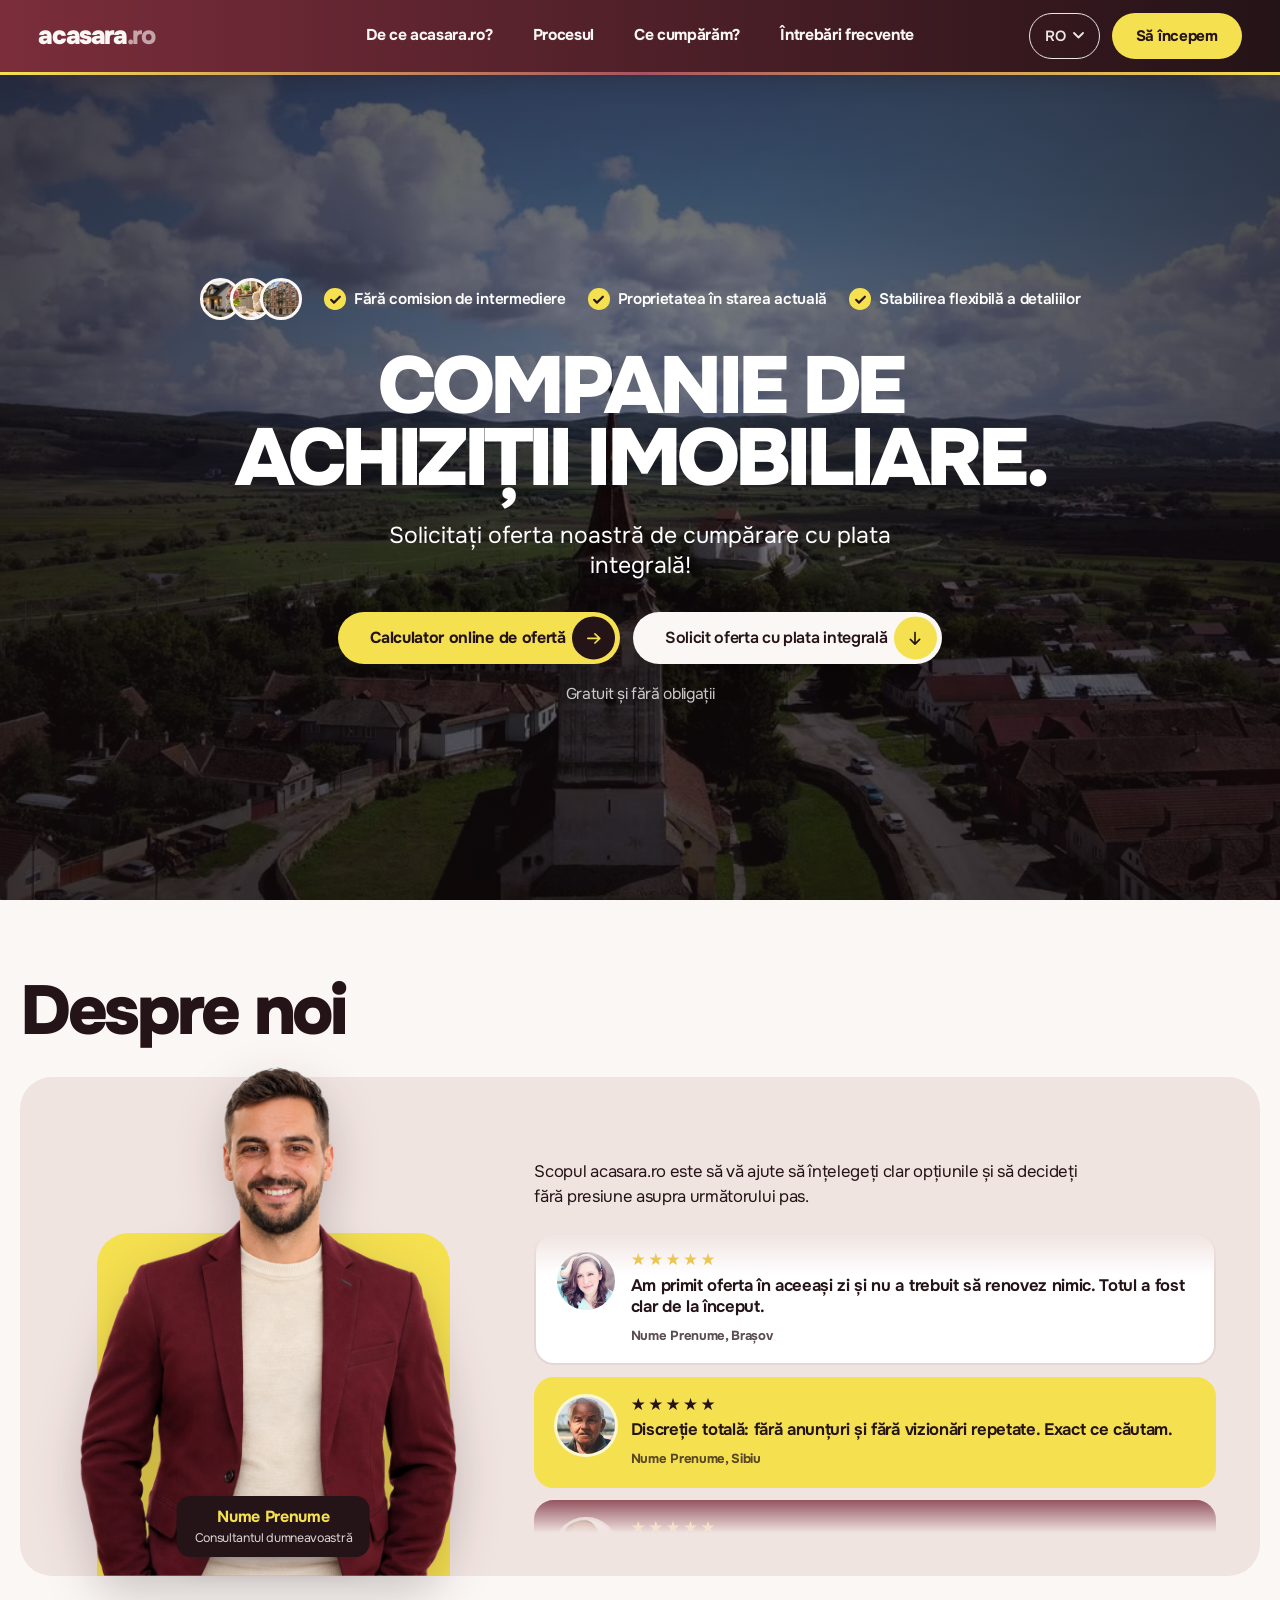
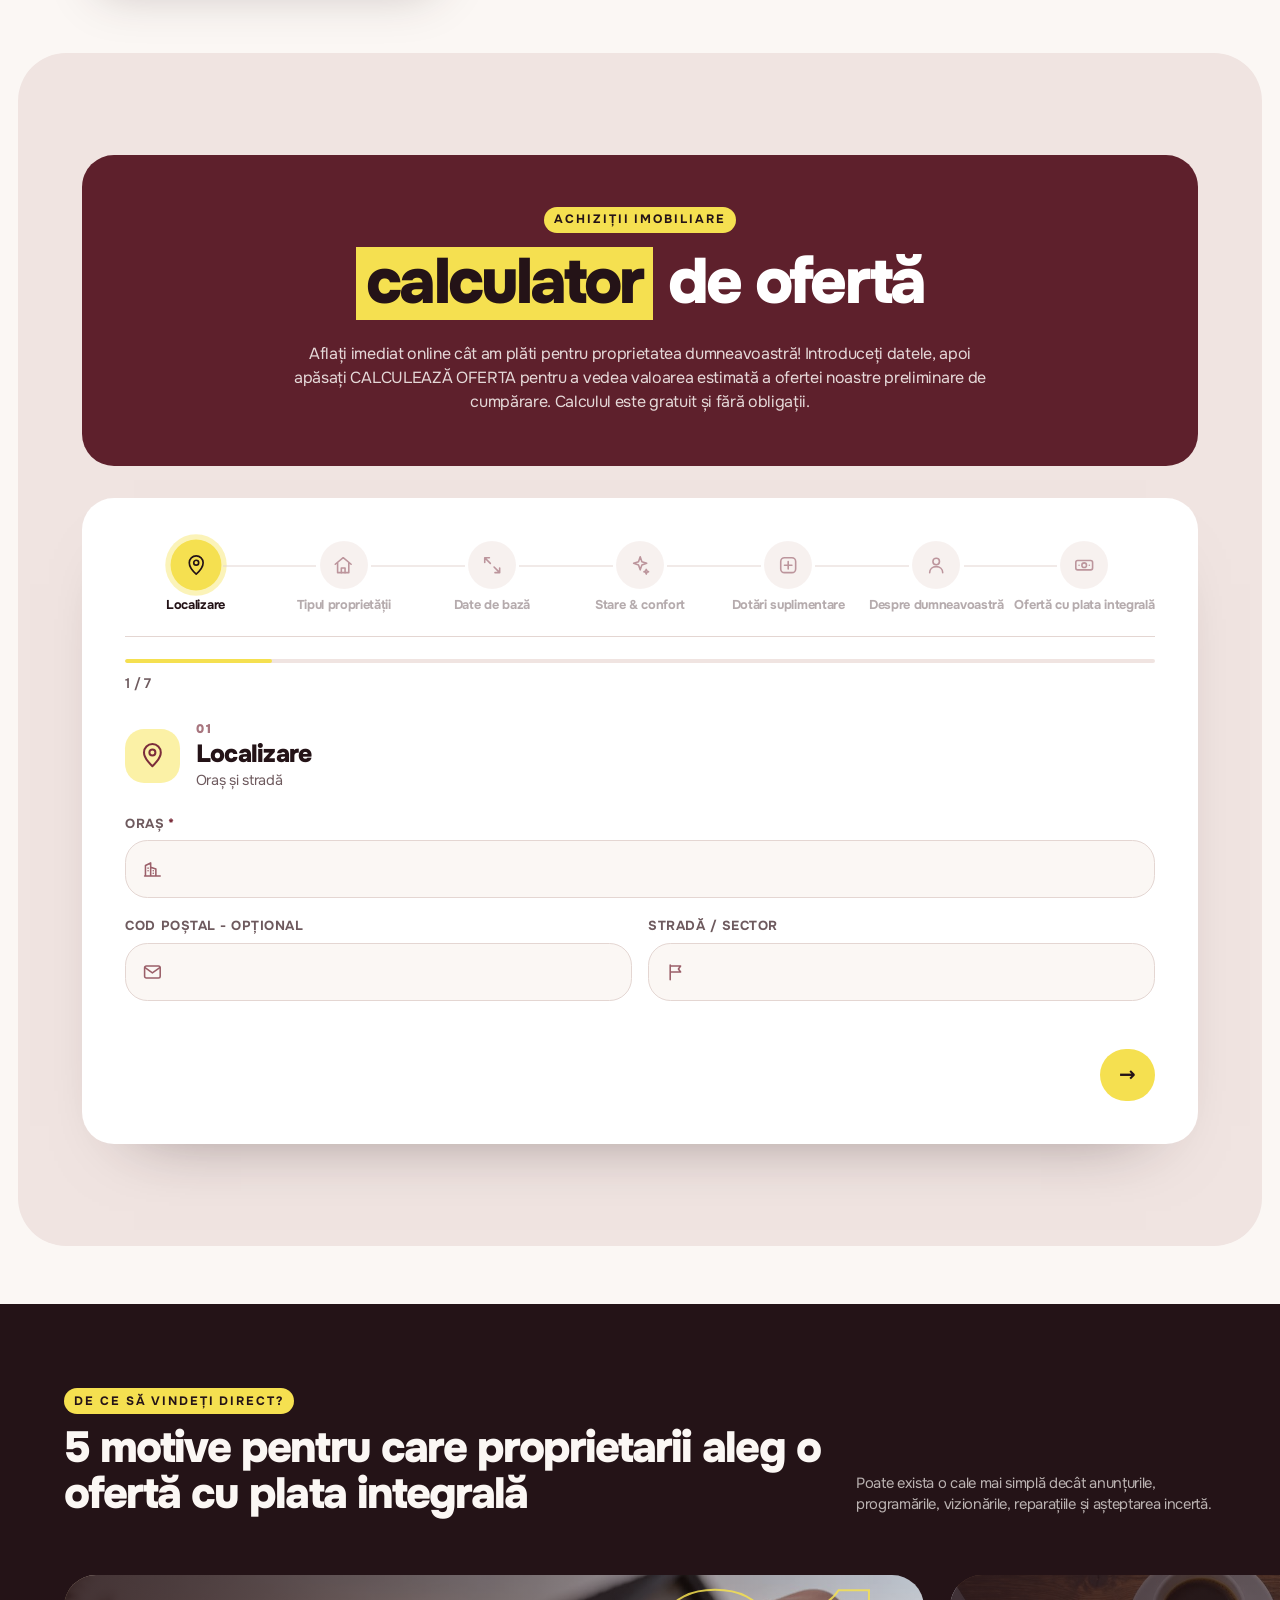
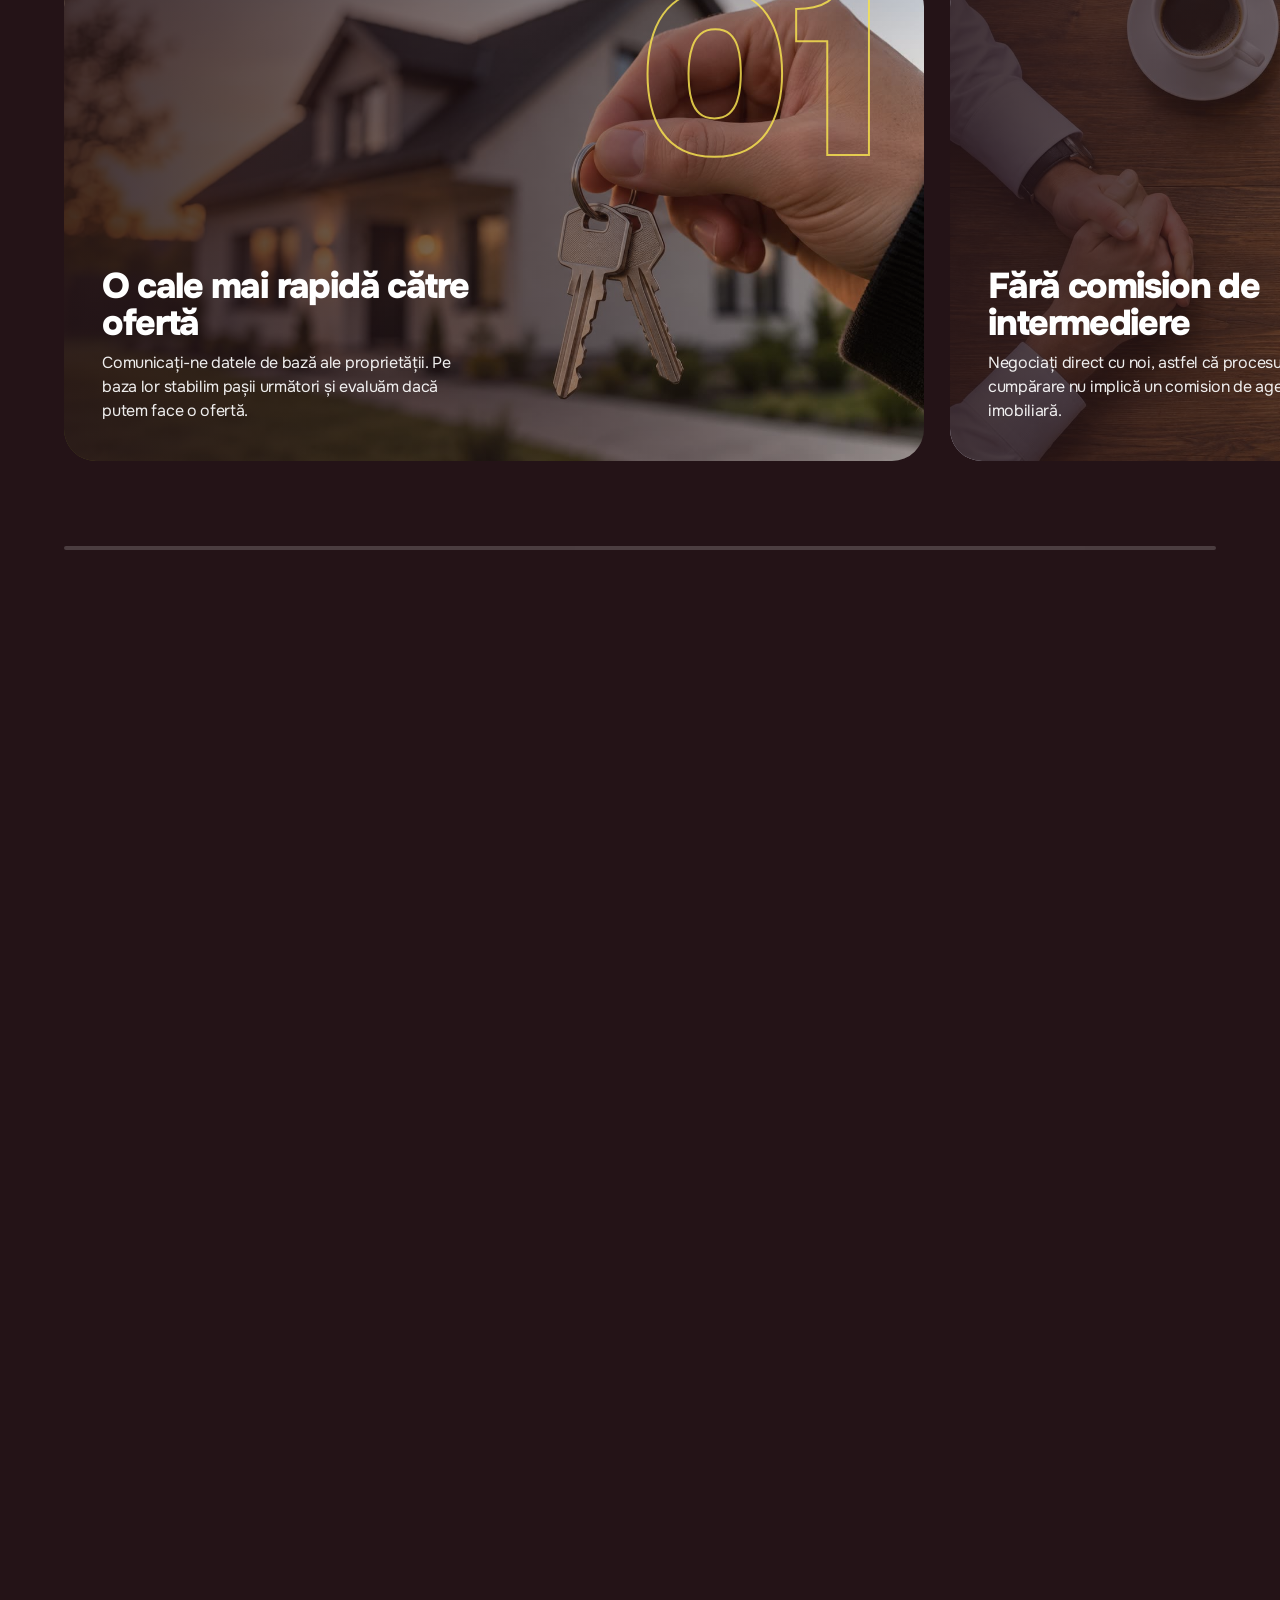
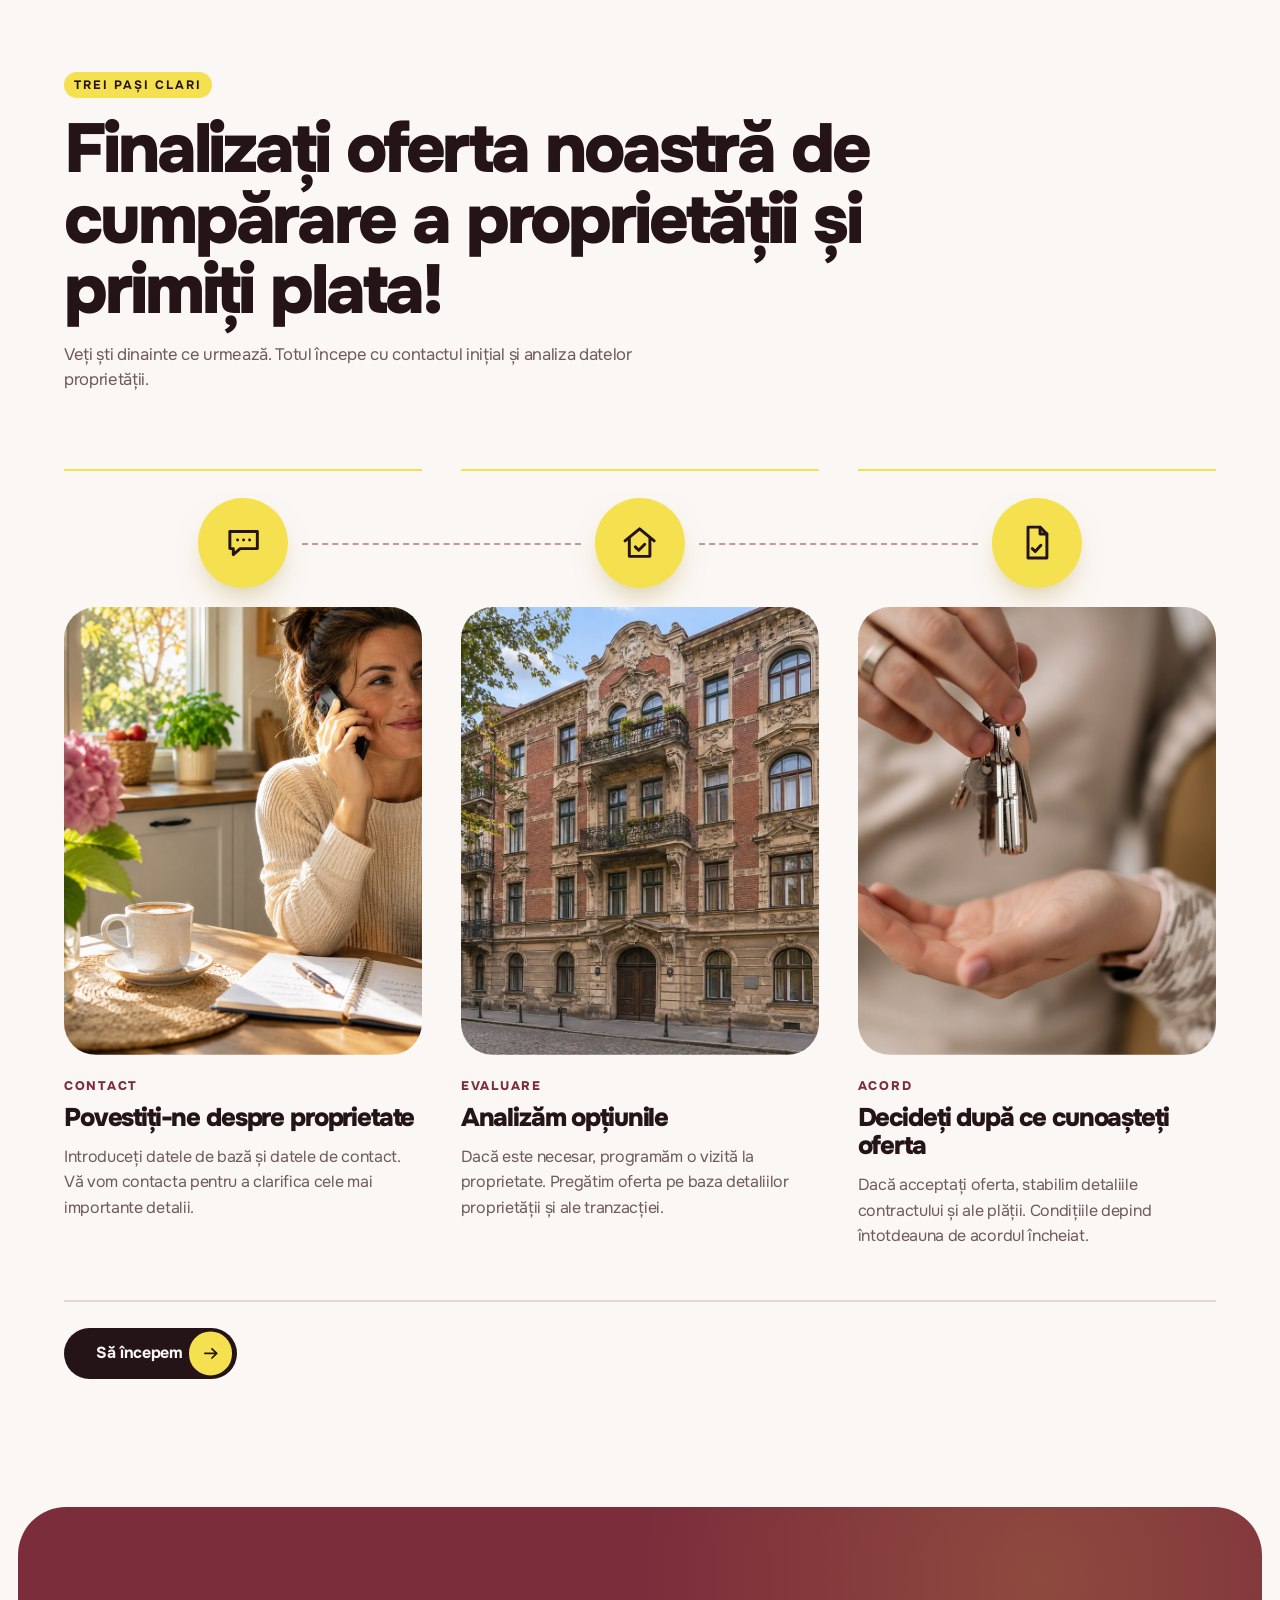
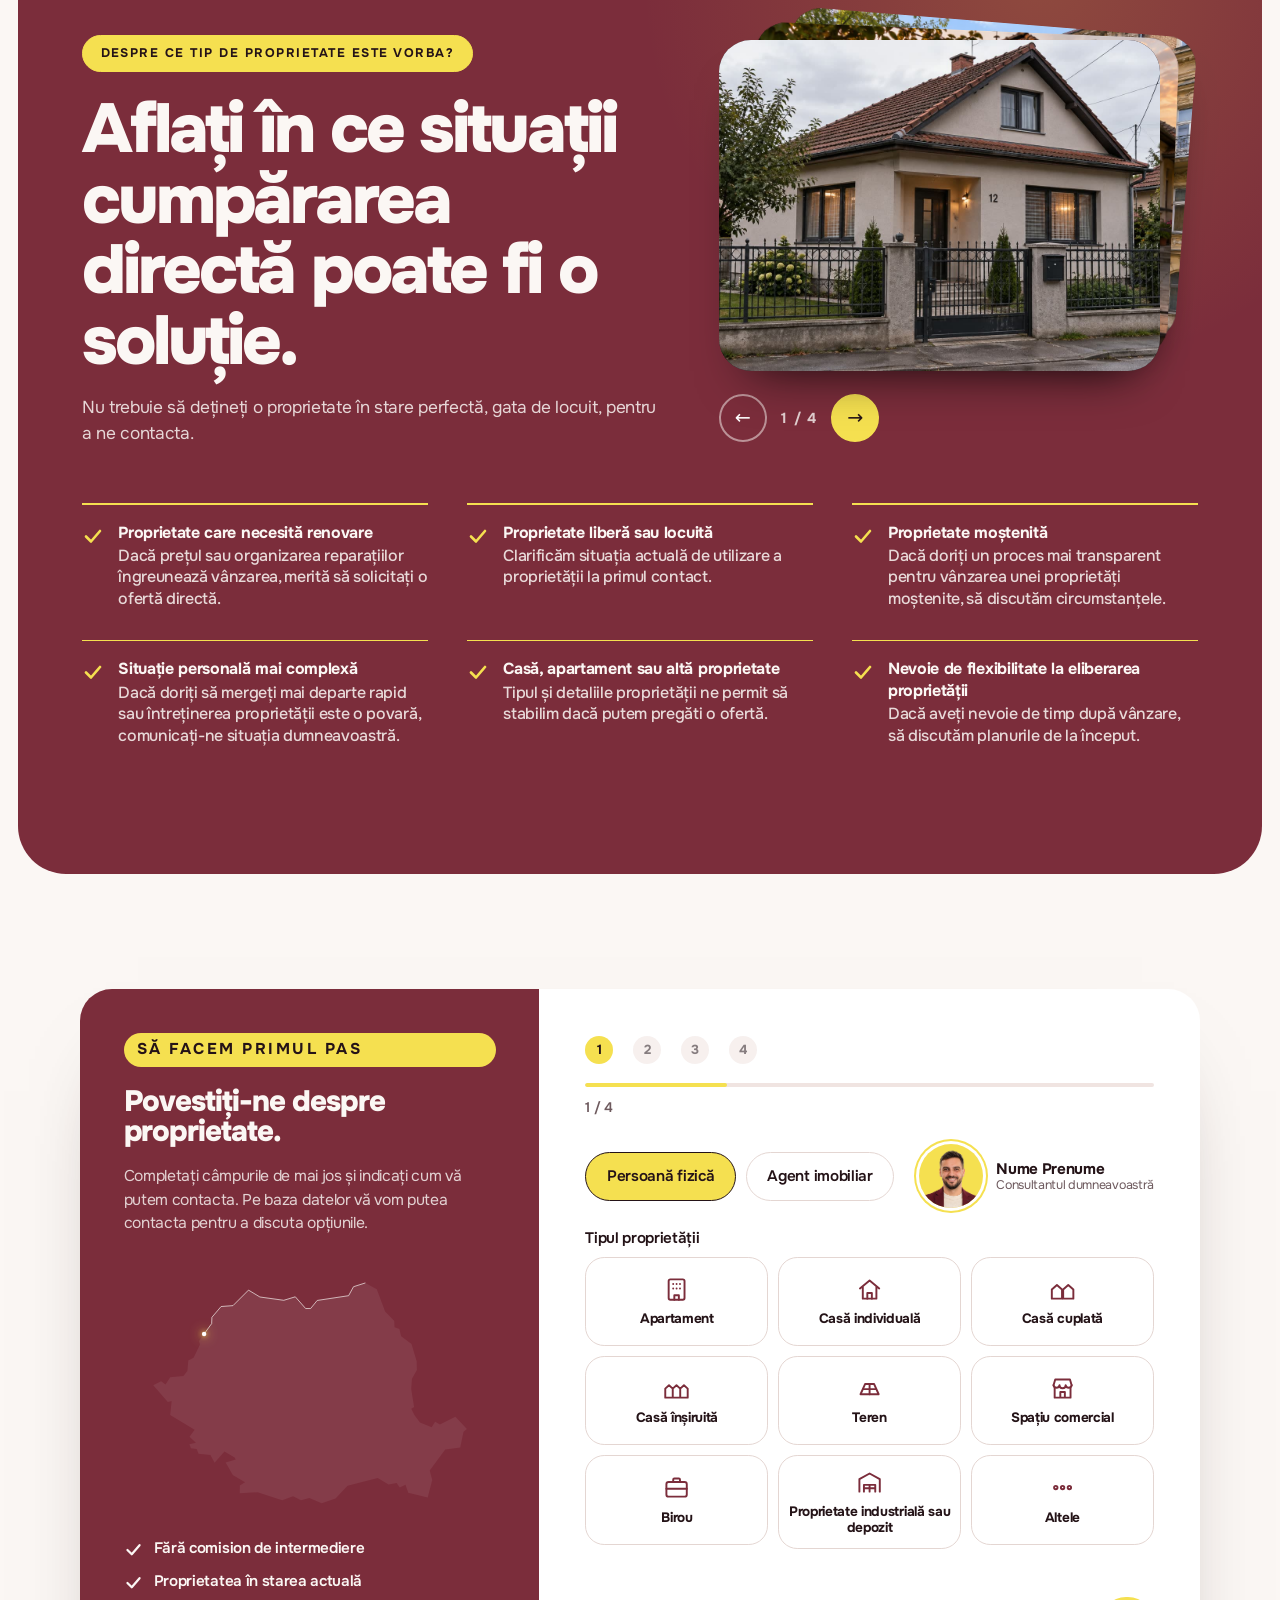
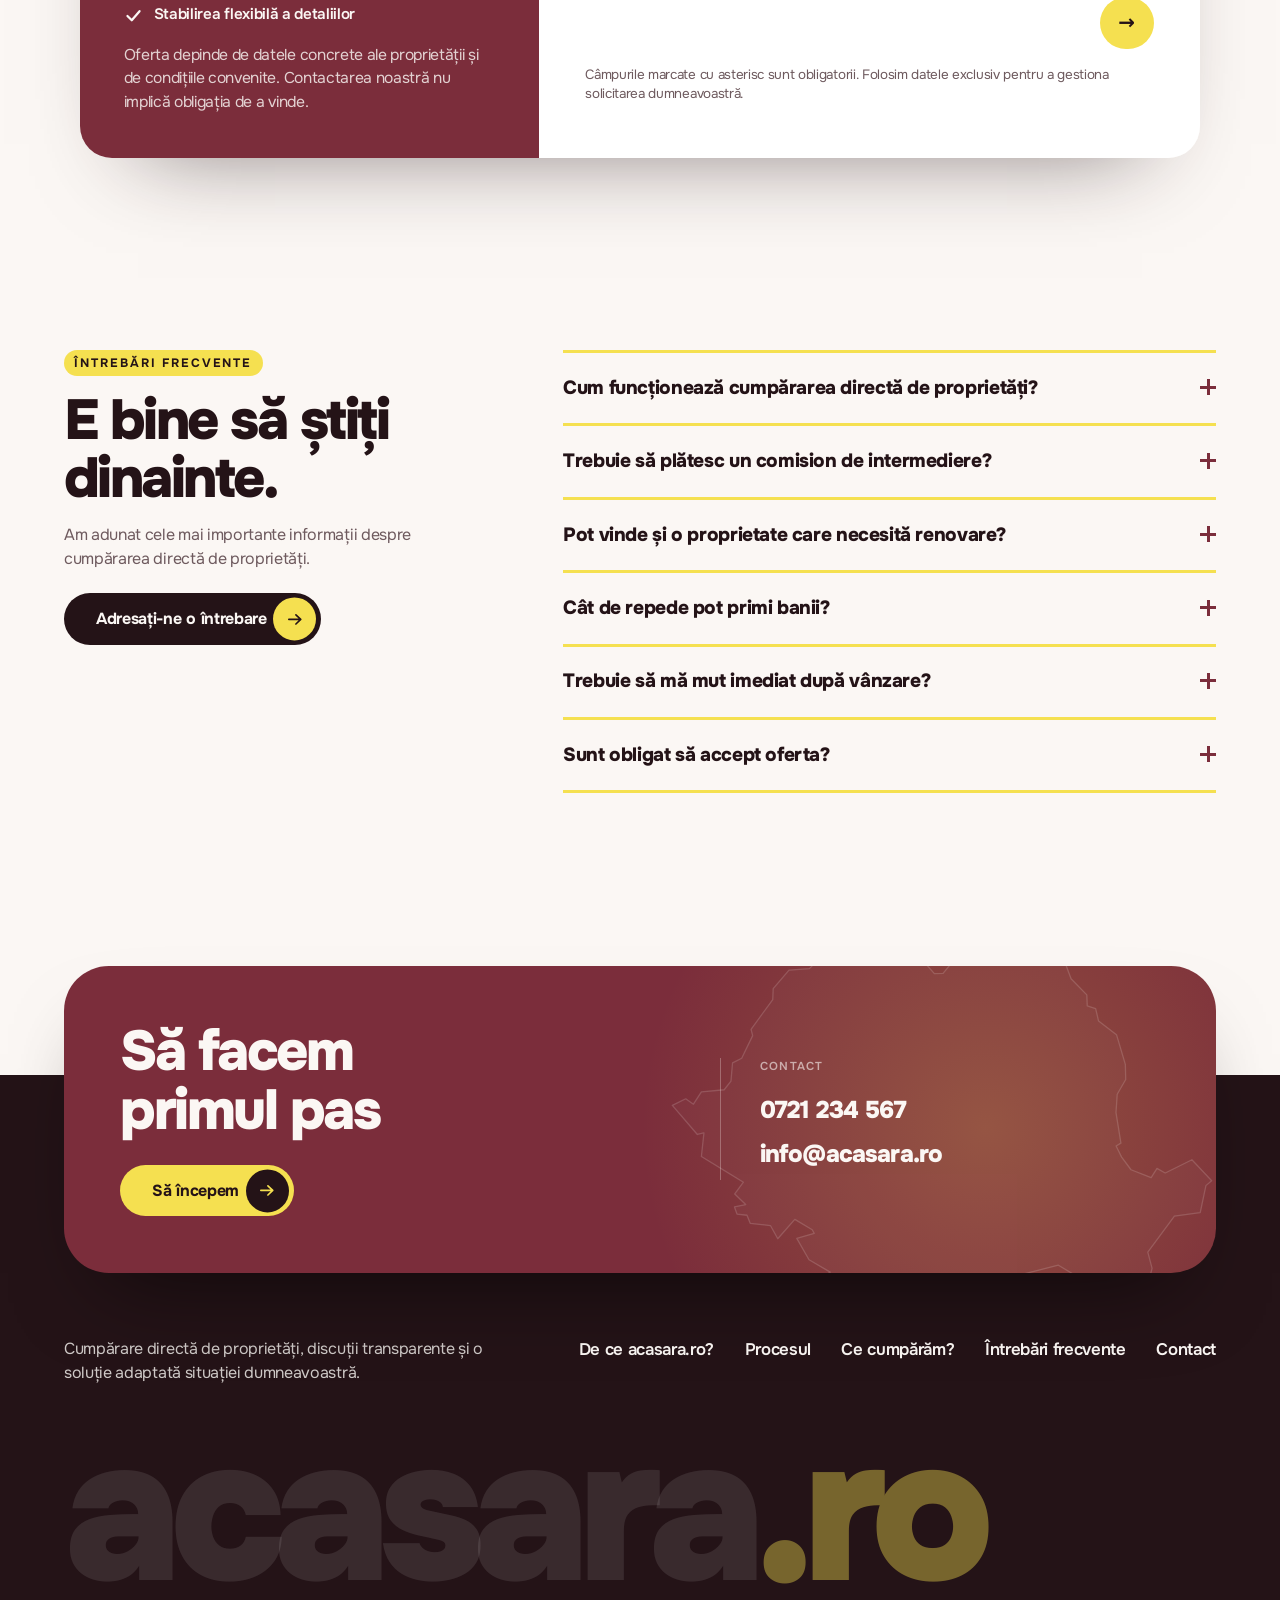
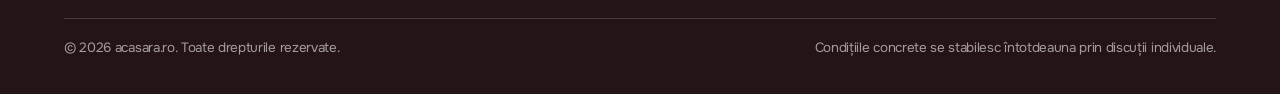
<file: index.html>
<!doctype html>
<html lang="ro">
<head>
<meta charset="utf-8">
<meta name="viewport" content="width=device-width, initial-scale=1">
<meta name="robots" content="noindex, nofollow">
<title data-i18n="meta.title">Vânzare rapidă apartament – Cumpărăm direct | acasara.ro</title>
<meta name="description" content="Vreți să vindeți rapid un apartament sau o casă? acasara.ro cumpără direct de la proprietari, fără comision de agenție. Solicitați o ofertă de cumpărare.">
<meta name="theme-color" content="#3F71FF">
<link rel="preload" href="assets/fonts/onest-latin.woff2" as="font" type="font/woff2" crossorigin>
<link rel="stylesheet" href="assets/site.css?v=1794496431">
<!--
  Acasara. All copy is imported from azzupp.com (assets/i18n.js, 11 locales) with the brand name
  swapped. Phone, e-mail, company data and the form / estimate endpoints are still open: search for
  "[" and "TODO" (the phone number 0721 234 567 is a template, replace it). Nothing is loaded from a third party: fonts (Onest, SIL OFL), images,
  video and scripts are all in assets/. See README.md.
-->
</head>
<body>
<a class="skip" href="#top">Sari la conținut</a>

<div class="loader" id="loader" aria-hidden="true">
  <svg id="loaderSvg" xmlns="http://www.w3.org/2000/svg" preserveAspectRatio="none">
    <defs>
      <mask id="loaderMask" maskUnits="userSpaceOnUse">
        <rect id="lmRect" fill="#fff"/>
        <circle id="lmIris" r="0" fill="#000"/>
        <text id="lmText" text-anchor="middle" dominant-baseline="central" font-family="Onest, system-ui, sans-serif" font-weight="800">acasara.ro</text>
      </mask>
      <radialGradient id="lmGrad" cx="50%" cy="42%" r="78%">
        <stop offset="0" stop-color="#8A3544"/>
        <stop offset="1" stop-color="#5E202C"/>
      </radialGradient>
    </defs>
    <rect id="lpRect" fill="#FBF7F4"/>
    <rect id="lcRect" fill="url(#lmGrad)" mask="url(#loaderMask)"/>
  </svg>
</div>

<nav class="navbar">
  <a class="brand" href="#top" aria-label="acasara.ro">
    <span class="wordmark">acasara<span class="tld">.ro</span></span>
  </a>
  <div class="nav-links">
    <a href="#miert" data-i18n="nav.why">De ce acasara.ro?</a>
    <a href="#folyamat" data-i18n="nav.process">Procesul</a>
    <a href="#ingatlanok" data-i18n="nav.kinds">Ce cumpărăm?</a>
    <a href="#gyik" data-i18n="nav.faq">Întrebări frecvente</a>
  </div>
  <div class="nav-end">
    <div class="lang" data-open="false">
      <button class="lang-btn" type="button" aria-haspopup="true" aria-expanded="false" aria-label="Language">
        <span class="lang-cur">RO</span><svg viewBox="0 0 11 7" fill="none" aria-hidden="true"><path d="M1 1l4.5 4.5L10 1" stroke="currentColor" stroke-width="1.8" stroke-linecap="round" stroke-linejoin="round"/></svg>
      </button>
      <div class="lang-menu" role="menu"></div>
    </div>
    <a class="btn" href="kezdjuk-el.html" aria-label="Să începem" data-i18n="proc.cta" data-i18n-attr="aria-label"><span data-i18n="proc.cta">Să începem</span><span class="btn-circle"><svg viewBox="0 0 17 14" fill="none" aria-hidden="true"><path d="M1 7h13M9.6 1.4 15.5 7l-5.9 5.6" stroke="currentColor" stroke-width="2" stroke-linecap="round" stroke-linejoin="round"/></svg></span></a>
    <button class="nav-burger" type="button" aria-label="Menu" aria-expanded="false" aria-controls="menuFull"><i></i><i></i></button>
  </div>
</nav>
<div class="menu-full" id="menuFull" aria-hidden="true">
  <div class="mf-card">
    <div class="mf-photo"><img src="assets/img/keys-home.jpg" alt="" class="on" loading="lazy"><img src="assets/img/signing-desk.jpg" alt="" loading="lazy"><img src="assets/img/house-rain.jpg" alt="" loading="lazy"><img src="assets/img/phone-call.jpg" alt="" loading="lazy"></div>
    <ol class="mf-links">
      <li style="--i:0" data-p="0" class="on"><a href="#miert"><b>01</b><span data-i18n="nav.why">De ce acasara.ro?</span></a></li>
      <li style="--i:1" data-p="1"><a href="#folyamat"><b>02</b><span data-i18n="nav.process">Procesul</span></a></li>
      <li style="--i:2" data-p="2"><a href="#ingatlanok"><b>03</b><span data-i18n="nav.kinds">Ce cumpărăm?</span></a></li>
      <li style="--i:3" data-p="3"><a href="#gyik"><b>04</b><span data-i18n="nav.faq">Întrebări frecvente</span></a></li>
    </ol>
    <div class="mf-foot"><a class="mf-cta" href="kezdjuk-el.html"><span data-i18n="proc.cta">Să începem</span></a></div>
  </div>
</div>

<main id="top">

  <section class="hero">
    <div class="hero-media" id="heroMedia"
         data-clips="assets/video/hero-sanpetru.mp4,assets/video/r-14864002.mp4,assets/video/village.mp4,assets/video/r-14665250.mp4,assets/video/r-18070174.mp4,assets/video/city.mp4">
      <video class="hero-vid is-on" autoplay muted playsinline preload="auto"
             poster="assets/img/hero-poster.jpg" src="assets/video/hero-sanpetru.mp4"></video>
      <video class="hero-vid" muted playsinline preload="auto"></video>
    </div>
    <div class="hero-in">
      <div class="hero-copy">
        <div class="hero-trust"><span class="ht-faces" aria-hidden="true"><i style="background-image:url(assets/img/keys-home.jpg)"></i><i style="background-image:url(assets/img/phone-call.jpg)"></i><i style="background-image:url(assets/img/city-street.jpg)"></i></span><span class="ht-i" data-i18n="hero.a1">Fără comision de intermediere</span><span class="ht-i" data-i18n="hero.a2">Proprietatea în starea actuală</span><span class="ht-i" data-i18n="hero.a3">Stabilirea flexibilă a detaliilor</span></div>
                <h1><span data-i18n="hero.h1a">Companie de achiziții imobiliare.</span></h1>
        <p class="hero-sub" data-i18n="hero.h1b">Solicitați oferta noastră de cumpărare cu plata integrală!</p>
        <div class="hero-actions">
          <a class="btn" href="#kalkulator-section"><span data-i18n="hero.btnCalc">Calculator online de ofertă</span><span class="btn-circle"><svg viewBox="0 0 17 14" fill="none" aria-hidden="true"><path d="M1 7h13M9.6 1.4 15.5 7l-5.9 5.6" stroke="currentColor" stroke-width="2" stroke-linecap="round" stroke-linejoin="round"/></svg></span></a>
          <a class="btn btn-ghost" href="#kapcsolat"><span data-i18n="hero.btnOffer">Solicit oferta cu plata integrală</span><span class="btn-circle"><svg viewBox="0 0 14 17" fill="none" aria-hidden="true"><path d="M7 1v13M1.4 9.6 7 15.5l5.6-5.9" stroke="currentColor" stroke-width="2" stroke-linecap="round" stroke-linejoin="round"/></svg></span></a>
        </div>
        <p class="hero-note" data-i18n="calc.know4">Gratuit și fără obligații</p>
      </div>
    </div>
  </section>


  <section class="trust" id="velemenyek">
    <h2 class="tr-h2 rv" data-i18n="tr.h2">Despre noi</h2>
    <div class="trust-in rv">
      <figure class="tr-person">
        <span class="tr-slab" aria-hidden="true"></span>
        <img src="assets/img/ugyintezo.png" alt="" width="900" height="1124" loading="lazy" decoding="async">
        <figcaption class="tr-chip"><b data-i18n="tr.name">Nume Prenume</b><span data-i18n="tr.role">Consultantul dumneavoastră</span></figcaption>
      </figure>
      <div class="tr-body">
        <p class="tr-note" data-i18n="why.note">Scopul acasara.ro este să vă ajute să înțelegeți clar opțiunile și să decideți fără presiune asupra următorului pas.</p>
        <div class="tr-col" aria-label="Păreri">
          <div class="tr-track"><div class="tr-card"><i class="tr-face tr-f1" aria-hidden="true"></i><div><span class="tr-stars" role="img" aria-label="5/5">&#9733;&#9733;&#9733;&#9733;&#9733;</span><p class="tr-q" data-i18n="tr.r1">Am primit oferta în aceeași zi și nu a trebuit să renovez nimic. Totul a fost clar de la început.</p><p class="tr-who" data-i18n="tr.who1">Nume Prenume, Brașov</p></div></div><div class="tr-card"><i class="tr-face tr-f2" aria-hidden="true"></i><div><span class="tr-stars" role="img" aria-label="5/5">&#9733;&#9733;&#9733;&#9733;&#9733;</span><p class="tr-q" data-i18n="tr.r2">Discreție totală: fără anunțuri și fără vizionări repetate. Exact ce căutam.</p><p class="tr-who" data-i18n="tr.who2">Nume Prenume, Sibiu</p></div></div><div class="tr-card"><i class="tr-face tr-f3" aria-hidden="true"></i><div><span class="tr-stars" role="img" aria-label="5/5">&#9733;&#9733;&#9733;&#9733;&#9733;</span><p class="tr-q" data-i18n="tr.r3">Am putut rămâne în casă încă trei luni după vânzare, fără nicio presiune.</p><p class="tr-who" data-i18n="tr.who3">Nume Prenume, Cluj</p></div></div><div class="tr-card" aria-hidden="true"><i class="tr-face tr-f1" aria-hidden="true"></i><div><span class="tr-stars" role="img" aria-label="5/5">&#9733;&#9733;&#9733;&#9733;&#9733;</span><p class="tr-q" data-i18n="tr.r1">Am primit oferta în aceeași zi și nu a trebuit să renovez nimic. Totul a fost clar de la început.</p><p class="tr-who" data-i18n="tr.who1">Nume Prenume, Brașov</p></div></div><div class="tr-card" aria-hidden="true"><i class="tr-face tr-f2" aria-hidden="true"></i><div><span class="tr-stars" role="img" aria-label="5/5">&#9733;&#9733;&#9733;&#9733;&#9733;</span><p class="tr-q" data-i18n="tr.r2">Discreție totală: fără anunțuri și fără vizionări repetate. Exact ce căutam.</p><p class="tr-who" data-i18n="tr.who2">Nume Prenume, Sibiu</p></div></div><div class="tr-card" aria-hidden="true"><i class="tr-face tr-f3" aria-hidden="true"></i><div><span class="tr-stars" role="img" aria-label="5/5">&#9733;&#9733;&#9733;&#9733;&#9733;</span><p class="tr-q" data-i18n="tr.r3">Am putut rămâne în casă încă trei luni după vânzare, fără nicio presiune.</p><p class="tr-who" data-i18n="tr.who3">Nume Prenume, Cluj</p></div></div><div class="tr-card"><i class="tr-face tr-f1" aria-hidden="true"></i><div><span class="tr-stars" role="img" aria-label="5/5">&#9733;&#9733;&#9733;&#9733;&#9733;</span><p class="tr-q" data-i18n="tr.r1">Am primit oferta în aceeași zi și nu a trebuit să renovez nimic. Totul a fost clar de la început.</p><p class="tr-who" data-i18n="tr.who1">Nume Prenume, Brașov</p></div></div><div class="tr-card"><i class="tr-face tr-f2" aria-hidden="true"></i><div><span class="tr-stars" role="img" aria-label="5/5">&#9733;&#9733;&#9733;&#9733;&#9733;</span><p class="tr-q" data-i18n="tr.r2">Discreție totală: fără anunțuri și fără vizionări repetate. Exact ce căutam.</p><p class="tr-who" data-i18n="tr.who2">Nume Prenume, Sibiu</p></div></div><div class="tr-card"><i class="tr-face tr-f3" aria-hidden="true"></i><div><span class="tr-stars" role="img" aria-label="5/5">&#9733;&#9733;&#9733;&#9733;&#9733;</span><p class="tr-q" data-i18n="tr.r3">Am putut rămâne în casă încă trei luni după vânzare, fără nicio presiune.</p><p class="tr-who" data-i18n="tr.who3">Nume Prenume, Cluj</p></div></div><div class="tr-card" aria-hidden="true"><i class="tr-face tr-f1" aria-hidden="true"></i><div><span class="tr-stars" role="img" aria-label="5/5">&#9733;&#9733;&#9733;&#9733;&#9733;</span><p class="tr-q" data-i18n="tr.r1">Am primit oferta în aceeași zi și nu a trebuit să renovez nimic. Totul a fost clar de la început.</p><p class="tr-who" data-i18n="tr.who1">Nume Prenume, Brașov</p></div></div><div class="tr-card" aria-hidden="true"><i class="tr-face tr-f2" aria-hidden="true"></i><div><span class="tr-stars" role="img" aria-label="5/5">&#9733;&#9733;&#9733;&#9733;&#9733;</span><p class="tr-q" data-i18n="tr.r2">Discreție totală: fără anunțuri și fără vizionări repetate. Exact ce căutam.</p><p class="tr-who" data-i18n="tr.who2">Nume Prenume, Sibiu</p></div></div><div class="tr-card" aria-hidden="true"><i class="tr-face tr-f3" aria-hidden="true"></i><div><span class="tr-stars" role="img" aria-label="5/5">&#9733;&#9733;&#9733;&#9733;&#9733;</span><p class="tr-q" data-i18n="tr.r3">Am putut rămâne în casă încă trei luni după vânzare, fără nicio presiune.</p><p class="tr-who" data-i18n="tr.who3">Nume Prenume, Cluj</p></div></div></div>
        </div>
      </div>
    </div>
  </section>


  <section class="calc" id="kalkulator-section">
    <div class="calc-know rv">
      <p class="kicker" data-i18n="calc.eyebrow">ACHIZIȚII IMOBILIARE</p>
      <h2><em data-i18n="calc.h1a">calculator</em> <span data-i18n="calc.h1b">de ofertă</span></h2>
      <p class="calc-lead" data-i18n="calc.lead">Aflați imediat online cât am plăti pentru proprietatea dumneavoastră! Introduceți datele, apoi apăsați CALCULEAZĂ OFERTA pentru a vedea valoarea estimată a ofertei noastre preliminare de cumpărare. Calculul este gratuit și fără obligații.</p>
    </div>

    <form class="calc-card rv" id="calcForm" novalidate>
      <ol class="calc-rail" id="calcRail">
        <li><b><svg viewBox="0 0 24 24" fill="none" stroke="currentColor" stroke-width="1.7" stroke-linecap="round" stroke-linejoin="round" aria-hidden="true"><path d="M12 21s7-6.2 7-11.5A7 7 0 0 0 5 9.5C5 14.8 12 21 12 21z"/><circle cx="12" cy="9.5" r="2.5"/></svg></b><span data-i18n="calc.b1t">Localizare</span></li>
        <li><b><svg viewBox="0 0 24 24" fill="none" stroke="currentColor" stroke-width="1.7" stroke-linecap="round" stroke-linejoin="round" aria-hidden="true"><path d="M3.5 11 12 4l8.5 7M6 9.5V20h12V9.5"/><path d="M10 20v-5h4v5"/></svg></b><span data-i18n="calc.b2t">Tipul proprietății</span></li>
        <li><b><svg viewBox="0 0 24 24" fill="none" stroke="currentColor" stroke-width="1.7" stroke-linecap="round" stroke-linejoin="round" aria-hidden="true"><path d="M4 9V4h5M20 15v5h-5M4 4l6 6M20 20l-6-6"/></svg></b><span data-i18n="calc.b3t">Date de bază</span></li>
        <li><b><svg viewBox="0 0 24 24" fill="none" stroke="currentColor" stroke-width="1.7" stroke-linecap="round" stroke-linejoin="round" aria-hidden="true"><path d="M12 3l1.8 5.2L19 10l-5.2 1.8L12 17l-1.8-5.2L5 10l5.2-1.8z"/><path d="M18.5 16.5l.7 1.8 1.8.7-1.8.7-.7 1.8-.7-1.8-1.8-.7 1.8-.7z"/></svg></b><span data-i18n="calc.b4t">Stare &amp; confort</span></li>
        <li><b><svg viewBox="0 0 24 24" fill="none" stroke="currentColor" stroke-width="1.7" stroke-linecap="round" stroke-linejoin="round" aria-hidden="true"><rect x="4" y="4" width="16" height="16" rx="4"/><path d="M12 8v8M8 12h8"/></svg></b><span data-i18n="calc.b5t">Dotări suplimentare</span></li>
        <li><b><svg viewBox="0 0 24 24" fill="none" stroke="currentColor" stroke-width="1.7" stroke-linecap="round" stroke-linejoin="round" aria-hidden="true"><circle cx="12" cy="8" r="3.5"/><path d="M5 20c0-3.9 3.1-6.5 7-6.5s7 2.6 7 6.5"/></svg></b><span data-i18n="calc.b6t">Despre dumneavoastră</span></li>
        <li><b><svg viewBox="0 0 24 24" fill="none" stroke="currentColor" stroke-width="1.7" stroke-linecap="round" stroke-linejoin="round" aria-hidden="true"><rect x="3" y="7" width="18" height="10" rx="2"/><circle cx="12" cy="12" r="2.5"/><path d="M6.5 12h.01M17.5 12h.01"/></svg></b><span data-i18n="calc.b7t">Ofertă cu plata integrală</span></li>
      </ol>
      <div class="wiz-bar"><i id="calcBar"></i></div>
      <p class="wiz-count" id="calcCount">1 / 7</p>

      <div class="cb calc-pane">
        <div class="cb-h"><i class="cb-ico"><svg viewBox="0 0 24 24" fill="none" stroke="currentColor" stroke-width="1.7" stroke-linecap="round" stroke-linejoin="round" aria-hidden="true"><path d="M12 21s7-6.2 7-11.5A7 7 0 0 0 5 9.5C5 14.8 12 21 12 21z"/><circle cx="12" cy="9.5" r="2.5"/></svg></i><div class="cb-txt"><span class="cb-num">01</span><span class="cb-title" data-i18n="calc.b1t">Localizare</span><span class="cb-note" data-i18n="calc.b1n">Oraș și stradă</span></div></div>
        <input type="hidden" name="orszag" value="Románia">
        <div class="field"><label for="c_varos"><span data-i18n="calc.l.varos">Oraș</span><abbr class="req" title="*">*</abbr></label>
            <div class="ico-in"><svg viewBox="0 0 24 24" fill="none" stroke="currentColor" stroke-width="1.8" stroke-linecap="round" stroke-linejoin="round" aria-hidden="true"><path d="M4 20V8l6-3v15M10 20V10l6 2v8M3 20h18"/><path d="M7 11h.01M7 14h.01M13 14h.01M13 17h.01"/></svg><input class="input" id="c_varos" name="varos" type="text" required autocomplete="address-level2"></div></div>
        <div class="row-2">
          <div class="field"><label for="c_iranyitoszam"><span data-i18n="calc.l.iranyitoszam">Cod poștal - opțional</span></label>
            <div class="ico-in"><svg viewBox="0 0 24 24" fill="none" stroke="currentColor" stroke-width="1.8" stroke-linecap="round" stroke-linejoin="round" aria-hidden="true"><rect x="3" y="5" width="18" height="14" rx="2"/><path d="M3.5 7l8.5 6 8.5-6"/></svg><input class="input" id="c_iranyitoszam" name="iranyitoszam" type="text" autocomplete="postal-code"></div></div>
          <div class="field"><label for="c_utca"><span data-i18n="calc.l.utca">Stradă / sector</span></label>
            <div class="ico-in"><svg viewBox="0 0 24 24" fill="none" stroke="currentColor" stroke-width="1.8" stroke-linecap="round" stroke-linejoin="round" aria-hidden="true"><path d="M6 21V4M6 5h12l-2.5 3.5L18 12H6"/></svg><input class="input" id="c_utca" name="utca" type="text" autocomplete="address-line1"></div></div>
        </div>
      </div>

      <div class="cb calc-pane is-hidden">
        <div class="cb-h"><i class="cb-ico"><svg viewBox="0 0 24 24" fill="none" stroke="currentColor" stroke-width="1.7" stroke-linecap="round" stroke-linejoin="round" aria-hidden="true"><path d="M3.5 11 12 4l8.5 7M6 9.5V20h12V9.5"/><path d="M10 20v-5h4v5"/></svg></i><div class="cb-txt"><span class="cb-num">02</span><span class="cb-title" data-i18n="calc.b2t">Tipul proprietății</span></div></div>
        <div class="pills" role="radiogroup">
            <label class="pill"><input type="radio" name="tipus" value="Tégla"><span data-i18n="calc.o.tipus.0">Apartament în clădire din cărămidă</span></label>
            <label class="pill"><input type="radio" name="tipus" value="Panel"><span data-i18n="calc.o.tipus.1">Apartament în bloc din panouri prefabricate</span></label>
            <label class="pill"><input type="radio" name="tipus" value="Családi ház"><span data-i18n="calc.o.tipus.2">Casă individuală</span></label>
            <label class="pill"><input type="radio" name="tipus" value="Ikerház"><span data-i18n="calc.o.tipus.3">Casă cuplată</span></label>
            <label class="pill"><input type="radio" name="tipus" value="Sorház"><span data-i18n="calc.o.tipus.4">Casă înșiruită</span></label>
            <label class="pill"><input type="radio" name="tipus" value="Csúsztatott zsalus"><span data-i18n="calc.o.tipus.5">Construcție din beton cu cofraj glisant</span></label>
        </div>
      </div>

      <div class="cb calc-pane is-hidden">
        <div class="cb-h"><i class="cb-ico"><svg viewBox="0 0 24 24" fill="none" stroke="currentColor" stroke-width="1.7" stroke-linecap="round" stroke-linejoin="round" aria-hidden="true"><path d="M4 9V4h5M20 15v5h-5M4 4l6 6M20 20l-6-6"/></svg></i><div class="cb-txt"><span class="cb-num">03</span><span class="cb-title" data-i18n="calc.b3t">Date de bază</span></div></div>
        <div class="field">
          <div class="range-head"><span class="field-label" data-i18n="calc.l.alapterulet">Suprafață</span><b class="range-val" id="areaVal">65 m²</b></div>
          <input class="range" id="areaRange" name="alapterulet" type="range" min="15" max="400" value="65">
          <div class="range-ticks"><span>15</span><span>100</span><span>200</span><span>300</span><span>400 m²</span></div>
        </div>
        <div class="field">
          <span class="field-label" data-i18n="calc.l.szobak">Număr de camere</span>
          <div class="pills pills-s" role="radiogroup" data-clearable>
            <label class="pill"><input type="radio" name="szobak" value="1"><span data-i18n="calc.o.szobak.0">1</span></label>
            <label class="pill"><input type="radio" name="szobak" value="1+1"><span data-i18n="calc.o.szobak.1">1+1</span></label>
            <label class="pill"><input type="radio" name="szobak" value="2"><span data-i18n="calc.o.szobak.2">2</span></label>
            <label class="pill"><input type="radio" name="szobak" value="2+1"><span data-i18n="calc.o.szobak.3">2+1</span></label>
            <label class="pill"><input type="radio" name="szobak" value="3"><span data-i18n="calc.o.szobak.4">3</span></label>
            <label class="pill"><input type="radio" name="szobak" value="3+1"><span data-i18n="calc.o.szobak.5">3+1</span></label>
            <label class="pill"><input type="radio" name="szobak" value="4"><span data-i18n="calc.o.szobak.6">4</span></label>
            <label class="pill"><input type="radio" name="szobak" value="5+"><span data-i18n="calc.o.szobak.7">5+</span></label>
          </div>
        </div>
        <div class="field">
          <span class="field-label" data-i18n="calc.l.emelet">Etaj</span>
          <div class="pills pills-s" role="radiogroup" data-clearable>
            <label class="pill"><input type="radio" name="emelet" value="Földszint"><span data-i18n="calc.o.emelet.0">Parter</span></label>
            <label class="pill"><input type="radio" name="emelet" value="1"><span data-i18n="calc.o.emelet.1">1</span></label>
            <label class="pill"><input type="radio" name="emelet" value="2"><span data-i18n="calc.o.emelet.2">2</span></label>
            <label class="pill"><input type="radio" name="emelet" value="3"><span data-i18n="calc.o.emelet.3">3</span></label>
            <label class="pill"><input type="radio" name="emelet" value="4"><span data-i18n="calc.o.emelet.4">4</span></label>
            <label class="pill"><input type="radio" name="emelet" value="5"><span data-i18n="calc.o.emelet.5">5</span></label>
            <label class="pill"><input type="radio" name="emelet" value="6"><span data-i18n="calc.o.emelet.6">6</span></label>
            <label class="pill"><input type="radio" name="emelet" value="7"><span data-i18n="calc.o.emelet.7">7</span></label>
            <label class="pill"><input type="radio" name="emelet" value="8"><span data-i18n="calc.o.emelet.8">8</span></label>
            <label class="pill"><input type="radio" name="emelet" value="9"><span data-i18n="calc.o.emelet.9">9</span></label>
            <label class="pill"><input type="radio" name="emelet" value="10"><span data-i18n="calc.o.emelet.10">10</span></label>
            <label class="pill"><input type="radio" name="emelet" value="több mint 10"><span data-i18n="calc.o.emelet.11">mai mult de 10</span></label>
          </div>
        </div>
        <div class="field field-narrow"><label for="c_epites"><span data-i18n="calc.l.epites_eve">Anul construcției</span></label>
            <input class="input" id="c_epites" name="epites_eve" type="number" min="1850" max="2026" inputmode="numeric"></div>
      </div>

      <div class="cb calc-pane is-hidden">
        <div class="cb-h"><i class="cb-ico"><svg viewBox="0 0 24 24" fill="none" stroke="currentColor" stroke-width="1.7" stroke-linecap="round" stroke-linejoin="round" aria-hidden="true"><path d="M12 3l1.8 5.2L19 10l-5.2 1.8L12 17l-1.8-5.2L5 10l5.2-1.8z"/><path d="M18.5 16.5l.7 1.8 1.8.7-1.8.7-.7 1.8-.7-1.8-1.8-.7 1.8-.7z"/></svg></i><div class="cb-txt"><span class="cb-num">04</span><span class="cb-title" data-i18n="calc.b4t">Stare &amp; confort</span></div></div>
        <div class="field">
          <span class="field-label" data-i18n="calc.l.allapot">Stare</span>
          <div class="pills" role="radiogroup">
            <label class="pill"><input type="radio" name="allapot" value="Új építésű"><span data-i18n="calc.o.allapot.0">Construcție nouă</span></label>
            <label class="pill"><input type="radio" name="allapot" value="Újszerű"><span data-i18n="calc.o.allapot.1">Ca nouă</span></label>
            <label class="pill"><input type="radio" name="allapot" value="Felújított"><span data-i18n="calc.o.allapot.2">Renovată</span></label>
            <label class="pill"><input type="radio" name="allapot" value="Jó állapotú"><span data-i18n="calc.o.allapot.3">Stare bună</span></label>
            <label class="pill"><input type="radio" name="allapot" value="Közepes"><span data-i18n="calc.o.allapot.4">Stare medie</span></label>
            <label class="pill"><input type="radio" name="allapot" value="Felújítandó"><span data-i18n="calc.o.allapot.5">Necesită renovare</span></label>
            <label class="pill"><input type="radio" name="allapot" value="Bontandó"><span data-i18n="calc.o.allapot.6">De demolat</span></label>
          </div>
        </div>
        <div class="field">
          <span class="field-label" data-i18n="calc.l.kilatas">Vedere</span>
          <div class="pills" role="radiogroup" data-clearable>
            <label class="pill"><input type="radio" name="kilatas" value="Udvar"><span data-i18n="calc.o.kilatas.0">Curte</span></label>
            <label class="pill"><input type="radio" name="kilatas" value="Utca"><span data-i18n="calc.o.kilatas.1">Stradă</span></label>
            <label class="pill"><input type="radio" name="kilatas" value="Kert"><span data-i18n="calc.o.kilatas.2">Grădină</span></label>
            <label class="pill"><input type="radio" name="kilatas" value="Panoráma"><span data-i18n="calc.o.kilatas.3">Panoramică</span></label>
          </div>
        </div>
        <div class="field">
          <span class="field-label" data-i18n="calc.l.komfort">Confort</span>
          <div class="pills" role="radiogroup" data-clearable>
            <label class="pill"><input type="radio" name="komfort" value="Luxus"><span data-i18n="calc.o.komfort.0">Lux</span></label>
            <label class="pill"><input type="radio" name="komfort" value="Duplakomfortos"><span data-i18n="calc.o.komfort.1">Confort complet, cu două băi</span></label>
            <label class="pill"><input type="radio" name="komfort" value="Összkomfortos"><span data-i18n="calc.o.komfort.2">Confort complet, cu încălzire centrală</span></label>
            <label class="pill"><input type="radio" name="komfort" value="Komfortos"><span data-i18n="calc.o.komfort.3">Confort complet, cu încălzire individuală</span></label>
            <label class="pill"><input type="radio" name="komfort" value="Félkomfortos"><span data-i18n="calc.o.komfort.4">Confort parțial</span></label>
            <label class="pill"><input type="radio" name="komfort" value="Komfort nélküli"><span data-i18n="calc.o.komfort.5">Fără dotări de confort</span></label>
          </div>
        </div>
      </div>

      <div class="cb calc-pane is-hidden">
        <div class="cb-h"><i class="cb-ico"><svg viewBox="0 0 24 24" fill="none" stroke="currentColor" stroke-width="1.7" stroke-linecap="round" stroke-linejoin="round" aria-hidden="true"><rect x="4" y="4" width="16" height="16" rx="4"/><path d="M12 8v8M8 12h8"/></svg></i><div class="cb-txt"><span class="cb-num">05</span><span class="cb-title" data-i18n="calc.b5t">Dotări suplimentare</span><span class="cb-note" data-i18n="calc.b5n">Bifați dotările existente</span></div></div>
        <div class="pills">
            <label class="pill"><input type="checkbox" name="extra[]" value="Pince/Tároló"><span data-i18n="calc.o.extra.0">Pivniță / Spațiu de depozitare</span></label>
            <label class="pill"><input type="checkbox" name="extra[]" value="Garázs"><span data-i18n="calc.o.extra.1">Garaj</span></label>
            <label class="pill"><input type="checkbox" name="extra[]" value="Parkolóhely"><span data-i18n="calc.o.extra.2">Loc de parcare</span></label>
            <label class="pill"><input type="checkbox" name="extra[]" value="Lift"><span data-i18n="calc.o.extra.3">Lift</span></label>
            <label class="pill"><input type="checkbox" name="extra[]" value="Erkély"><span data-i18n="calc.o.extra.4">Balcon</span></label>
            <label class="pill"><input type="checkbox" name="extra[]" value="Kert"><span data-i18n="calc.o.extra.5">Grădină</span></label>
        </div>
      </div>

      <div class="cb calc-pane is-hidden">
        <div class="cb-h"><i class="cb-ico"><svg viewBox="0 0 24 24" fill="none" stroke="currentColor" stroke-width="1.7" stroke-linecap="round" stroke-linejoin="round" aria-hidden="true"><circle cx="12" cy="8" r="3.5"/><path d="M5 20c0-3.9 3.1-6.5 7-6.5s7 2.6 7 6.5"/></svg></i><div class="cb-txt"><span class="cb-num">06</span><span class="cb-title" data-i18n="calc.b6t">Despre dumneavoastră</span><span class="cb-note" data-i18n="calc.b6n">Unde trimitem estimarea</span></div></div>
        <div class="row-3">
          <div class="field"><label for="c_nev"><span data-i18n="calc.l.nev">Nume</span><abbr class="req" title="*">*</abbr></label>
            <div class="ico-in"><svg viewBox="0 0 24 24" fill="none" stroke="currentColor" stroke-width="1.8" stroke-linecap="round" stroke-linejoin="round" aria-hidden="true"><circle cx="12" cy="8" r="3.5"/><path d="M5 20c0-3.9 3.1-6.5 7-6.5s7 2.6 7 6.5"/></svg><input class="input" id="c_nev" name="nev" type="text" required autocomplete="name"></div></div>
          <div class="field"><label for="c_phone"><span data-i18n="calc.l.phone">Număr de telefon</span><abbr class="req" title="*">*</abbr></label>
            <div class="ico-in"><svg viewBox="0 0 24 24" fill="none" stroke="currentColor" stroke-width="1.8" stroke-linecap="round" stroke-linejoin="round" aria-hidden="true"><path d="M5 4h4l2 5-2.5 1.5a11 11 0 0 0 5 5L15 13l5 2v4a2 2 0 0 1-2 2A16 16 0 0 1 3 6a2 2 0 0 1 2-2z"/></svg><input class="input" id="c_phone" name="phone" type="tel" required autocomplete="tel"></div></div>
          <div class="field"><label for="c_email"><span data-i18n="calc.l.email">Adresă de e-mail</span><abbr class="req" title="*">*</abbr></label>
            <div class="ico-in"><svg viewBox="0 0 24 24" fill="none" stroke="currentColor" stroke-width="1.8" stroke-linecap="round" stroke-linejoin="round" aria-hidden="true"><rect x="3" y="5" width="18" height="14" rx="2"/><path d="M3.5 7l8.5 6 8.5-6"/></svg><input class="input" id="c_email" name="email" type="email" required autocomplete="email"></div></div>
        </div>
        <label class="consent"><input type="checkbox" name="gdpr" required>
          <span><span data-i18n="calc.gdpr">Am citit și accept informarea privind protecția datelor.</span><abbr class="req" title="*">*</abbr></span></label>
      </div>

      <div class="cb calc-pane is-hidden" id="cashBlock">
        <div class="cb-h"><i class="cb-ico"><svg viewBox="0 0 24 24" fill="none" stroke="currentColor" stroke-width="1.7" stroke-linecap="round" stroke-linejoin="round" aria-hidden="true"><rect x="3" y="7" width="18" height="10" rx="2"/><circle cx="12" cy="12" r="2.5"/><path d="M6.5 12h.01M17.5 12h.01"/></svg></i><div class="cb-txt"><span class="cb-num">07</span><span class="cb-title" data-i18n="calc.b7t">Ofertă cu plata integrală</span><span class="cb-note" data-i18n="calc.b7n">Solicitarea unei oferte este opțională.</span></div></div>
        <div class="cash-box">
          <span class="cash-tag" data-i18n="calc.cash.badge">Solicitare ofertă</span>
          <p class="cash-q" data-i18n="calc.cash.question">Doriți să primiți o ofertă cu plata integrală pentru proprietatea dumneavoastră?</p>
          <div class="cash-btns">
            <button class="btn btn-quiet" type="button" id="cashYes" aria-pressed="false" data-i18n="calc.cash.yes">Da, doresc o ofertă</button>
            <button class="btn btn-quiet" type="button" id="cashNo" aria-pressed="false" data-i18n="calc.cash.no">Nu, mulțumesc</button>
          </div>
          <div class="cash-body is-hidden" id="cashBody">
            <p class="cash-help" data-i18n="calc.cash.phone_help">Pentru a solicita o ofertă, introduceți numărul de telefon, apoi porniți calculul.</p>
            <div class="field"><label for="c_cashphone"><span data-i18n="calc.cash.phone_label">Număr de telefon</span></label>
              <input class="input" id="c_cashphone" name="telefon" type="tel" autocomplete="tel" disabled></div>
          </div>
        </div>
        <input type="hidden" name="cash_offer" id="cashChoice" value="">
      </div>

      <div class="wiz-nav">
        <button class="btn btn-quiet is-hidden" type="button" id="calcBack" aria-label="Back">&larr;</button>
        <button class="btn" type="button" id="calcNext" aria-label="Next">&rarr;</button>
        <button class="btn is-hidden" type="submit" id="calcSend"><span id="calcSubmitLabel" data-i18n="calc.submit">Calculează oferta</span><span class="btn-circle"><svg viewBox="0 0 17 14" fill="none" aria-hidden="true"><path d="M1 7h13M9.6 1.4 15.5 7l-5.9 5.6" stroke="currentColor" stroke-width="2" stroke-linecap="round" stroke-linejoin="round"/></svg></span></button>
      </div>
      <p class="form-msg" id="calcMsg" role="status" aria-live="polite"></p>
    </form>
  </section>


  <section class="why" id="miert">
    <div class="why-pin">
      <div class="why-head">
        <div>
          <p class="kicker" data-i18n="why.eyebrow">De ce să vindeți direct?</p>
          <h2 data-i18n="why.h2">5 motive pentru care proprietarii aleg o ofertă cu plata integrală</h2>
        </div>
        <p class="why-lead" data-i18n="why.lead">Poate exista o cale mai simplă decât anunțurile, programările, vizionările, reparațiile și așteptarea incertă.</p>
      </div>
      <div class="why-track">
        <article class="why-p">
          <img src="assets/img/keys-home.jpg" alt="" loading="lazy">
          <span class="why-n">01</span>
          <div class="why-in"><h3 data-i18n="why.1t">O cale mai rapidă către ofertă</h3><p data-i18n="why.1p">Comunicați-ne datele de bază ale proprietății. Pe baza lor stabilim pașii următori și evaluăm dacă putem face o ofertă.</p></div>
        </article>
        <article class="why-p">
          <img src="assets/img/signing-desk.jpg" alt="" loading="lazy">
          <span class="why-n">02</span>
          <div class="why-in"><h3 data-i18n="why.2t">Fără comision de intermediere</h3><p data-i18n="why.2p">Negociați direct cu noi, astfel că procesul de cumpărare nu implică un comision de agenție imobiliară.</p></div>
        </article>
        <article class="why-p">
          <img src="assets/img/house-worn.jpg" alt="" loading="lazy">
          <span class="why-n">03</span>
          <div class="why-in"><h3 data-i18n="why.3t">Nu trebuie să renovați în prealabil</h3><p data-i18n="why.3p">Evaluăm proprietatea și în starea sa actuală. Nu trebuie să începeți reparații doar pentru a o vinde.</p></div>
        </article>
        <article class="why-p">
          <img src="assets/img/boxes-room.jpg" alt="" loading="lazy">
          <span class="why-n">04</span>
          <div class="why-in"><h3 data-i18n="why.4t">Termen flexibil de eliberare</h3><p data-i18n="why.4p">Stabilim momentul eliberării proprietății după ce cunoaștem circumstanțele. În anumite cazuri, poate fi posibil să rămâneți până la trei luni după vânzare.</p></div>
        </article>
        <article class="why-p">
          <img src="assets/img/fog-village.jpg" alt="" loading="lazy">
          <span class="why-n">05</span>
          <div class="why-in"><h3 data-i18n="why.5t">Gestionare discretă</h3><p data-i18n="why.5p">Nu trebuie să începeți cu anunțuri publice și vizionări repetate ale proprietății.</p></div>
        </article>
        <article class="why-p why-end"><p data-i18n="why.note">Scopul acasara.ro este să vă ajute să înțelegeți clar opțiunile și să decideți fără presiune asupra următorului pas.</p></article>
      </div>
      <div class="why-bar"><i></i></div>
    </div>
  </section>


  <section class="walk" id="folyamat">
    <div class="walk-head">
      <p class="kicker" data-i18n="proc.eyebrow">Trei pași clari</p>
      <h2 data-i18n="proc.h2">Finalizați oferta noastră de cumpărare a proprietății și primiți plata!</h2>
      <p class="walk-lead" data-i18n="proc.lead">Veți ști dinainte ce urmează. Totul începe cu contactul inițial și analiza datelor proprietății.</p>
    </div>
    <ol class="how-cols">
        <li class="how-col" style="--d:0.00s">
          <div class="how-badge-row"><div class="how-badge"><svg viewBox="0 0 24 24" fill="none" stroke="currentColor" stroke-width="1.7" stroke-linecap="round" stroke-linejoin="round" aria-hidden="true"><path pathLength="1" d="M4 5.5h16v10H10l-4 3.5v-3.5H4z"/><path pathLength="1" d="M8.5 10.5h.01M12 10.5h.01M15.5 10.5h.01"/></svg></div><i class="how-line" aria-hidden="true"></i></div>
          <div class="how-photo"><img src="assets/img/phone-call.jpg" alt="" loading="lazy"></div>
          <span class="how-n" data-i18n="proc.1n">CONTACT</span>
          <h3 data-i18n="proc.1t">Povestiți-ne despre proprietate</h3>
          <p data-i18n="proc.1p">Introduceți datele de bază și datele de contact. Vă vom contacta pentru a clarifica cele mai importante detalii.</p>
        </li>
        <li class="how-col" style="--d:0.18s">
          <div class="how-badge-row"><div class="how-badge"><svg viewBox="0 0 24 24" fill="none" stroke="currentColor" stroke-width="1.7" stroke-linecap="round" stroke-linejoin="round" aria-hidden="true"><path pathLength="1" d="M3.5 11 12 4l8.5 7M6 9.5V20h12V9.5"/><path pathLength="1" d="M9.5 14.5l2 2 3.5-3.5"/></svg></div><i class="how-line" aria-hidden="true"></i></div>
          <div class="how-photo"><img src="assets/img/city-street.jpg" alt="" loading="lazy"></div>
          <span class="how-n" data-i18n="proc.2n">EVALUARE</span>
          <h3 data-i18n="proc.2t">Analizăm opțiunile</h3>
          <p data-i18n="proc.2p">Dacă este necesar, programăm o vizită la proprietate. Pregătim oferta pe baza detaliilor proprietății și ale tranzacției.</p>
        </li>
        <li class="how-col" style="--d:0.36s">
          <div class="how-badge-row"><div class="how-badge"><svg viewBox="0 0 24 24" fill="none" stroke="currentColor" stroke-width="1.7" stroke-linecap="round" stroke-linejoin="round" aria-hidden="true"><path pathLength="1" d="M7 3h7l4 4v14H7z"/><path pathLength="1" d="M14 3v4h4"/><path pathLength="1" d="M9.5 15.5l1.7 1.7 3.3-3.6"/></svg></div></div>
          <div class="how-photo"><img src="assets/img/keys.jpg" alt="" loading="lazy"></div>
          <span class="how-n" data-i18n="proc.3n">ACORD</span>
          <h3 data-i18n="proc.3t">Decideți după ce cunoașteți oferta</h3>
          <p data-i18n="proc.3p">Dacă acceptați oferta, stabilim detaliile contractului și ale plății. Condițiile depind întotdeauna de acordul încheiat.</p>
        </li>
    </ol>
    <div class="how-foot">
      <a class="btn btn-ink" href="kezdjuk-el.html"><span data-i18n="proc.cta">Să începem</span><span class="btn-circle"><svg viewBox="0 0 17 14" fill="none" aria-hidden="true"><path d="M1 7h13M9.6 1.4 15.5 7l-5.9 5.6" stroke="currentColor" stroke-width="2" stroke-linecap="round" stroke-linejoin="round"/></svg></span></a>
    </div>
  </section>


  <section class="cash" id="ingatlanok">
    <div class="cash-in">
      <div class="cash-top">
        <div>
          <p class="cash-badge rv" data-i18n="kinds.eyebrow">Despre ce tip de proprietate este vorba?</p>
          <h2 class="rv" data-i18n="kinds.h2">Aflați în ce situații cumpărarea directă poate fi o soluție.</h2>
          <p class="cash-lead rv" data-i18n="kinds.lead">Nu trebuie să dețineți o proprietate în stare perfectă, gata de locuit, pentru a ne contacta.</p>
        </div>
        <div class="deck rv" id="houseDeck">
          <div class="deck-stack">
            <figure class="deck-card" data-p="0"><img src="assets/img/house-rain.jpg" alt="" width="1500" height="1125" loading="lazy"></figure>
            <figure class="deck-card" data-p="1"><img src="assets/img/house-worn.jpg" alt="" width="1500" height="1125" loading="lazy"></figure>
            <figure class="deck-card" data-p="2"><img src="assets/img/city-street.jpg" alt="" width="1500" height="1125" loading="lazy"></figure>
            <figure class="deck-card" data-p="3"><img src="assets/img/keys-home.jpg" alt="" width="1500" height="1125" loading="lazy"></figure>
          </div>
          <div class="deck-ctl">
            <button type="button" class="deck-btn" data-dir="-1" data-i18n="deck.prev" data-i18n-attr="aria-label" aria-label="Imaginea anterioară">&larr;</button>
            <span class="deck-count" id="deckCount">1 / 4</span>
            <button type="button" class="deck-btn deck-next" data-dir="1" data-i18n="deck.next" data-i18n-attr="aria-label" aria-label="Imaginea următoare">&rarr;</button>
          </div>
        </div>
      </div>
      <ul class="cash-points band-points rv">
        <li style="--i:0"><svg viewBox="0 0 22 22" fill="none" aria-hidden="true"><path d="M4 11.5 9 16.5 18 6" stroke="currentColor" stroke-width="2.6" stroke-linecap="round" stroke-linejoin="round"/></svg><span><strong data-i18n="kinds.1t">Proprietate care necesită renovare</strong> <span data-i18n="kinds.1p">Dacă prețul sau organizarea reparațiilor îngreunează vânzarea, merită să solicitați o ofertă directă.</span></span></li>
        <li style="--i:1"><svg viewBox="0 0 22 22" fill="none" aria-hidden="true"><path d="M4 11.5 9 16.5 18 6" stroke="currentColor" stroke-width="2.6" stroke-linecap="round" stroke-linejoin="round"/></svg><span><strong data-i18n="kinds.2t">Proprietate liberă sau locuită</strong> <span data-i18n="kinds.2p">Clarificăm situația actuală de utilizare a proprietății la primul contact.</span></span></li>
        <li style="--i:2"><svg viewBox="0 0 22 22" fill="none" aria-hidden="true"><path d="M4 11.5 9 16.5 18 6" stroke="currentColor" stroke-width="2.6" stroke-linecap="round" stroke-linejoin="round"/></svg><span><strong data-i18n="kinds.3t">Proprietate moștenită</strong> <span data-i18n="kinds.3p">Dacă doriți un proces mai transparent pentru vânzarea unei proprietăți moștenite, să discutăm circumstanțele.</span></span></li>
        <li style="--i:3"><svg viewBox="0 0 22 22" fill="none" aria-hidden="true"><path d="M4 11.5 9 16.5 18 6" stroke="currentColor" stroke-width="2.6" stroke-linecap="round" stroke-linejoin="round"/></svg><span><strong data-i18n="kinds.4t">Situație personală mai complexă</strong> <span data-i18n="kinds.4p">Dacă doriți să mergeți mai departe rapid sau întreținerea proprietății este o povară, comunicați-ne situația dumneavoastră.</span></span></li>
        <li style="--i:4"><svg viewBox="0 0 22 22" fill="none" aria-hidden="true"><path d="M4 11.5 9 16.5 18 6" stroke="currentColor" stroke-width="2.6" stroke-linecap="round" stroke-linejoin="round"/></svg><span><strong data-i18n="kinds.5t">Casă, apartament sau altă proprietate</strong> <span data-i18n="kinds.5p">Tipul și detaliile proprietății ne permit să stabilim dacă putem pregăti o ofertă.</span></span></li>
        <li style="--i:5"><svg viewBox="0 0 22 22" fill="none" aria-hidden="true"><path d="M4 11.5 9 16.5 18 6" stroke="currentColor" stroke-width="2.6" stroke-linecap="round" stroke-linejoin="round"/></svg><span><strong data-i18n="kinds.6t">Nevoie de flexibilitate la eliberarea proprietății</strong> <span data-i18n="kinds.6p">Dacă aveți nevoie de timp după vânzare, să discutăm planurile de la început.</span></span></li>
      </ul>
    </div>
  </section>


  <section class="wizard" id="kapcsolat">
    <div class="wiz-split rv">
      <aside class="wiz-side">
        <p class="kicker kicker-light" data-i18n="lead.eyebrow">Să facem primul pas</p>
        <h3 data-i18n="lead.h2">Povestiți-ne despre proprietate.</h3>
        <p class="wiz-lead" data-i18n="lead.lead">Completați câmpurile de mai jos și indicați cum vă putem contacta. Pe baza datelor vă vom putea contacta pentru a discuta opțiunile.</p>
        <figure class="wiz-map" aria-hidden="true">
          <svg viewBox="0 0 1000 640" preserveAspectRatio="xMidYMid meet" role="presentation">
            <defs>
              <pattern id="roDots" width="22" height="22" patternUnits="userSpaceOnUse"><circle cx="11" cy="11" r="3.1" fill="#F6CDD3"/></pattern>
              <clipPath id="roClip"><path d="M648.6 24.0 L616.7 34.2 L603.5 58.3 L519.1 71.1 L501.6 92.6 L488.1 92.8 L460.3 61.3 L429.3 70.7 L365.2 61.8 L334.5 43.3 L292.8 85.0 L260.9 87.4 L236.2 116.4 L235.5 133.3 L201.6 179.8 L204.1 189.7 L187.0 225.0 L172.7 232.2 L170.2 260.8 L159.6 274.3 L124.0 277.7 L111.6 296.9 L99.6 288.4 L78.6 298.7 L117.7 344.2 L128.0 341.6 L124.0 378.6 L189.7 418.8 L176.1 437.1 L193.2 453.6 L175.7 457.5 L179.7 468.5 L195.3 470.4 L200.3 483.0 L232.1 486.7 L243.4 507.1 L270.0 476.8 L297.2 493.0 L300.3 498.7 L273.1 506.6 L292.2 540.0 L325.3 559.3 L311.2 568.4 L311.0 589.1 L359.1 586.3 L425.1 608.0 L454.3 597.5 L475.6 607.9 L498.0 601.9 L531.4 616.0 L568.4 603.0 L600.7 569.0 L681.9 548.5 L710.8 565.9 L732.6 561.6 L740.9 573.5 L756.4 566.4 L763.7 587.7 L816.1 600.7 L828.3 553.3 L821.6 528.1 L863.2 471.8 L903.5 466.2 L912.4 424.1 L921.4 416.4 L890.5 383.6 L848.8 404.3 L835.9 397.2 L826.8 411.5 L795.4 399.3 L780.7 379.6 L772.1 362.3 L779.6 357.7 L771.9 309.9 L773.8 281.4 L787.1 258.2 L786.5 234.6 L772.7 188.2 L744.7 167.0 L740.1 147.6 L727.0 143.4 L726.3 126.0 L701.7 100.8 L679.3 40.7 L648.6 24.0 Z"/></clipPath>
              <mask id="roMask" maskUnits="userSpaceOnUse" x="0" y="0" width="1000" height="640"><circle class="wm-reveal" cx="500" cy="320" r="0" fill="#fff"/></mask>
            </defs>
            <g clip-path="url(#roClip)">
              <rect width="1000" height="640" fill="url(#roDots)" mask="url(#roMask)" opacity=".6"/>
              <circle class="wm-ring" cx="500" cy="320" r="14"/>
              <circle class="wm-ring wm-ring2" cx="500" cy="320" r="14"/>
            </g>
            <path class="map-outline" d="M648.6 24.0 L616.7 34.2 L603.5 58.3 L519.1 71.1 L501.6 92.6 L488.1 92.8 L460.3 61.3 L429.3 70.7 L365.2 61.8 L334.5 43.3 L292.8 85.0 L260.9 87.4 L236.2 116.4 L235.5 133.3 L201.6 179.8 L204.1 189.7 L187.0 225.0 L172.7 232.2 L170.2 260.8 L159.6 274.3 L124.0 277.7 L111.6 296.9 L99.6 288.4 L78.6 298.7 L117.7 344.2 L128.0 341.6 L124.0 378.6 L189.7 418.8 L176.1 437.1 L193.2 453.6 L175.7 457.5 L179.7 468.5 L195.3 470.4 L200.3 483.0 L232.1 486.7 L243.4 507.1 L270.0 476.8 L297.2 493.0 L300.3 498.7 L273.1 506.6 L292.2 540.0 L325.3 559.3 L311.2 568.4 L311.0 589.1 L359.1 586.3 L425.1 608.0 L454.3 597.5 L475.6 607.9 L498.0 601.9 L531.4 616.0 L568.4 603.0 L600.7 569.0 L681.9 548.5 L710.8 565.9 L732.6 561.6 L740.9 573.5 L756.4 566.4 L763.7 587.7 L816.1 600.7 L828.3 553.3 L821.6 528.1 L863.2 471.8 L903.5 466.2 L912.4 424.1 L921.4 416.4 L890.5 383.6 L848.8 404.3 L835.9 397.2 L826.8 411.5 L795.4 399.3 L780.7 379.6 L772.1 362.3 L779.6 357.7 L771.9 309.9 L773.8 281.4 L787.1 258.2 L786.5 234.6 L772.7 188.2 L744.7 167.0 L740.1 147.6 L727.0 143.4 L726.3 126.0 L701.7 100.8 L679.3 40.7 L648.6 24.0 Z"/>
            <circle class="wm-pen" r="6" cx="0" cy="0"/>
          </svg>
        </figure>
        <ul class="wiz-trust">
          <li><svg viewBox="0 0 22 22" fill="none" aria-hidden="true"><path d="M4 11.5 9 16.5 18 6" stroke="currentColor" stroke-width="2.6" stroke-linecap="round" stroke-linejoin="round"/></svg><span data-i18n="hero.a1">Fără comision de intermediere</span></li>
          <li><svg viewBox="0 0 22 22" fill="none" aria-hidden="true"><path d="M4 11.5 9 16.5 18 6" stroke="currentColor" stroke-width="2.6" stroke-linecap="round" stroke-linejoin="round"/></svg><span data-i18n="hero.a2">Proprietatea în starea actuală</span></li>
          <li><svg viewBox="0 0 22 22" fill="none" aria-hidden="true"><path d="M4 11.5 9 16.5 18 6" stroke="currentColor" stroke-width="2.6" stroke-linecap="round" stroke-linejoin="round"/></svg><span data-i18n="hero.a3">Stabilirea flexibilă a detaliilor</span></li>
        </ul>
        <p class="wiz-side-note" data-i18n="lead.note">Oferta depinde de datele concrete ale proprietății și de condițiile convenite. Contactarea noastră nu implică obligația de a vinde.</p>
      </aside>

    <form class="wiz-card" id="enquiry" novalidate>
      <ol class="wiz-steps" id="wizRail">
        <li><b>1</b></li><li><b>2</b></li><li><b>3</b></li><li><b>4</b></li>
      </ol>
      <div class="wiz-bar"><i id="wizBar"></i></div>
      <p class="wiz-count" id="wizCount">1 / 4</p>

      <fieldset class="wiz-pane" data-pane="1">
        <div class="field wiz-roles">
          <div class="pills" role="radiogroup">
            <label class="pill"><input type="radio" name="kapcsolat_tipusa" value="maganszemely" checked>
              <span data-i18n="lead.role2">Persoană fizică</span></label>
            <label class="pill"><input type="radio" name="kapcsolat_tipusa" value="ingatlan_kozvetito">
              <span data-i18n="lead.role1">Agent imobiliar</span></label>
          </div>
          <div class="wiz-who">
            <span class="wiz-av" aria-hidden="true"><img src="assets/img/ugyintezo.png" alt="" width="900" height="1124" loading="lazy" decoding="async"></span>
            <span class="wiz-who-t"><b data-i18n="tr.name">Nume Prenume</b><span data-i18n="tr.role">Consultantul dumneavoastră</span></span>
          </div>
        </div>
        <div class="field">
          <span class="field-label" data-i18n="lead.l.ingatlan_tipusa">Tipul proprietății</span>
          <div class="types" role="radiogroup">
            <label class="type"><input type="radio" name="ingatlan_tipusa" value="Lakás"><span class="tb"><i><svg viewBox="0 0 24 24" fill="none" stroke="currentColor" stroke-width="1.7" stroke-linecap="round" stroke-linejoin="round" aria-hidden="true"><rect x="5" y="3" width="14" height="18" rx="1.5"/><path d="M9 7h.01M12 7h.01M15 7h.01M9 11h.01M12 11h.01M15 11h.01M10 21v-4h4v4"/></svg></i><b data-i18n="lead.o.ingatlan_tipusa.0">Apartament</b></span></label>
            <label class="type"><input type="radio" name="ingatlan_tipusa" value="Családi ház"><span class="tb"><i><svg viewBox="0 0 24 24" fill="none" stroke="currentColor" stroke-width="1.7" stroke-linecap="round" stroke-linejoin="round" aria-hidden="true"><path d="M3.5 11 12 4l8.5 7M6 9.5V20h12V9.5"/><path d="M10 20v-5h4v5"/></svg></i><b data-i18n="lead.o.ingatlan_tipusa.1">Casă individuală</b></span></label>
            <label class="type"><input type="radio" name="ingatlan_tipusa" value="Ikerház"><span class="tb"><i><svg viewBox="0 0 24 24" fill="none" stroke="currentColor" stroke-width="1.7" stroke-linecap="round" stroke-linejoin="round" aria-hidden="true"><path d="M2.5 12 7 8l4.5 4V20h-9z"/><path d="M12.5 12 17 8l4.5 4V20h-9z"/></svg></i><b data-i18n="lead.o.ingatlan_tipusa.2">Casă cuplată</b></span></label>
            <label class="type"><input type="radio" name="ingatlan_tipusa" value="Sorház"><span class="tb"><i><svg viewBox="0 0 24 24" fill="none" stroke="currentColor" stroke-width="1.7" stroke-linecap="round" stroke-linejoin="round" aria-hidden="true"><path d="M2 20v-8l3.3-3 3.3 3v8M8.6 20v-8l3.3-3 3.3 3v8M15.2 20v-8l3.3-3 3.3 3v8M2 20h19.8"/></svg></i><b data-i18n="lead.o.ingatlan_tipusa.3">Casă înșiruită</b></span></label>
            <label class="type"><input type="radio" name="ingatlan_tipusa" value="Telek"><span class="tb"><i><svg viewBox="0 0 24 24" fill="none" stroke="currentColor" stroke-width="1.7" stroke-linecap="round" stroke-linejoin="round" aria-hidden="true"><path d="M4 17l4-9h8l4 9z"/><path d="M12 8v9M6.5 12.5h11"/></svg></i><b data-i18n="lead.o.ingatlan_tipusa.4">Teren</b></span></label>
            <label class="type"><input type="radio" name="ingatlan_tipusa" value="Üzlethelyiség"><span class="tb"><i><svg viewBox="0 0 24 24" fill="none" stroke="currentColor" stroke-width="1.7" stroke-linecap="round" stroke-linejoin="round" aria-hidden="true"><path d="M4 9l1.5-5h13L20 9"/><path d="M4 9a2.7 2.7 0 0 0 5.3 0 2.7 2.7 0 0 0 5.4 0 2.7 2.7 0 0 0 5.3 0"/><path d="M5 11.5V20h14v-8.5M10 20v-5h4v5"/></svg></i><b data-i18n="lead.o.ingatlan_tipusa.5">Spațiu comercial</b></span></label>
            <label class="type"><input type="radio" name="ingatlan_tipusa" value="Iroda"><span class="tb"><i><svg viewBox="0 0 24 24" fill="none" stroke="currentColor" stroke-width="1.7" stroke-linecap="round" stroke-linejoin="round" aria-hidden="true"><rect x="3" y="7" width="18" height="13" rx="2"/><path d="M9 7V5a1 1 0 0 1 1-1h4a1 1 0 0 1 1 1v2M3 13h18"/></svg></i><b data-i18n="lead.o.ingatlan_tipusa.6">Birou</b></span></label>
            <label class="type"><input type="radio" name="ingatlan_tipusa" value="Ipari vagy raktár"><span class="tb"><i><svg viewBox="0 0 24 24" fill="none" stroke="currentColor" stroke-width="1.7" stroke-linecap="round" stroke-linejoin="round" aria-hidden="true"><path d="M3 20V9l9-5 9 5v11"/><path d="M7 20v-6h10v6M7 17h10M12 14v6"/></svg></i><b data-i18n="lead.o.ingatlan_tipusa.7">Proprietate industrială sau depozit</b></span></label>
            <label class="type"><input type="radio" name="ingatlan_tipusa" value="Egyéb"><span class="tb"><i><svg viewBox="0 0 24 24" fill="none" stroke="currentColor" stroke-width="1.7" stroke-linecap="round" stroke-linejoin="round" aria-hidden="true"><circle cx="6" cy="12" r="1.5"/><circle cx="12" cy="12" r="1.5"/><circle cx="18" cy="12" r="1.5"/></svg></i><b data-i18n="lead.o.ingatlan_tipusa.8">Altele</b></span></label>
          </div>
        </div>
      </fieldset>

      <fieldset class="wiz-pane is-hidden" data-pane="2">
        <div class="field">
          <label for="l_cim"><span data-i18n="lead.l.ingatlan_pontos_cime">Adresa exactă a proprietății</span><abbr class="req" title="*">*</abbr></label>
          <input class="input" id="l_cim" name="ingatlan_pontos_cime" type="text" autocomplete="street-address">
        </div>
        <div class="row-2">
          <div class="field">
            <label for="l_meret"><span data-i18n="lead.l.ingatlan_merete">Suprafața proprietății (m²)</span></label>
            <input class="input" id="l_meret" name="ingatlan_merete" type="number" min="0" inputmode="numeric">
          </div>
          <div class="field">
            <label for="l_telek"><span data-i18n="lead.l.telekmeret">Suprafața terenului (m², dacă există)</span></label>
            <input class="input" id="l_telek" name="telekmeret" type="number" min="0" inputmode="numeric">
          </div>
        </div>
        <div class="field">
          <span class="field-label" data-i18n="lead.l.ingatlan_allapota">Starea proprietății</span>
          <div class="pills" role="radiogroup" data-clearable>
            <label class="pill"><input type="radio" name="ingatlan_allapota" value="Újszerű"><span data-i18n="lead.o.ingatlan_allapota.0">Ca nouă</span></label>
            <label class="pill"><input type="radio" name="ingatlan_allapota" value="Jó állapotú"><span data-i18n="lead.o.ingatlan_allapota.1">Stare bună</span></label>
            <label class="pill"><input type="radio" name="ingatlan_allapota" value="Felújítandó"><span data-i18n="lead.o.ingatlan_allapota.2">Necesită renovare</span></label>
            <label class="pill"><input type="radio" name="ingatlan_allapota" value="Teljes felújítást igényel"><span data-i18n="lead.o.ingatlan_allapota.3">Necesită renovare completă</span></label>
            <label class="pill"><input type="radio" name="ingatlan_allapota" value="Szerkezetkész"><span data-i18n="lead.o.ingatlan_allapota.4">La roșu</span></label>
            <label class="pill"><input type="radio" name="ingatlan_allapota" value="Egyéb / nem tudom"><span data-i18n="lead.o.ingatlan_allapota.5">Altele / nu știu</span></label>
          </div>
        </div>
      </fieldset>

      <fieldset class="wiz-pane is-hidden" data-pane="3">
        <div class="field">
          <span class="field-label" data-i18n="lead.l.hirdetve_van">Proprietatea este anunțată la vânzare?</span>
          <div class="pills" role="radiogroup" data-clearable>
            <label class="pill"><input type="radio" name="hirdetve_van" value="Igen"><span data-i18n="lead.o.hirdetve_van.0">Da</span></label>
            <label class="pill"><input type="radio" name="hirdetve_van" value="Nem"><span data-i18n="lead.o.hirdetve_van.1">Nu</span></label>
            <label class="pill"><input type="radio" name="hirdetve_van" value="Korábban hirdetve volt"><span data-i18n="lead.o.hirdetve_van.2">A fost anunțată anterior</span></label>
          </div>
        </div>
        <div class="field">
          <label for="l_link"><span data-i18n="lead.l.hirdetes_linkje">Linkul anunțului (opțional)</span></label>
          <input class="input" id="l_link" name="hirdetes_linkje" type="url" placeholder="https://">
        </div>
        <div class="field">
          <label for="l_ar"><span data-i18n="lead.l.piaci_ar_elkepzeles">Aveți o idee despre prețul de piață?</span></label>
          <input class="input" id="l_ar" name="piaci_ar_elkepzeles" type="text">
        </div>
      </fieldset>

      <fieldset class="wiz-pane is-hidden" data-pane="4">
        <div class="row-2">
          <div class="field">
            <label for="l_vnev"><span data-i18n="lead.l.vezeteknev">Nume de familie</span><abbr class="req" title="*">*</abbr></label>
            <input class="input" id="l_vnev" name="vezeteknev" type="text" autocomplete="family-name">
          </div>
          <div class="field">
            <label for="l_knev"><span data-i18n="lead.l.keresztnev">Prenume</span><abbr class="req" title="*">*</abbr></label>
            <input class="input" id="l_knev" name="keresztnev" type="text" autocomplete="given-name">
          </div>
        </div>
        <div class="row-2">
          <div class="field">
            <label for="l_email"><span data-i18n="lead.l.email">Adresă de e-mail</span><abbr class="req" title="*">*</abbr></label>
            <input class="input" id="l_email" name="email" type="email" autocomplete="email">
          </div>
          <div class="field">
            <label for="l_tel"><span data-i18n="lead.l.telefon">Telefon</span><abbr class="req" title="*">*</abbr></label>
            <input class="input" id="l_tel" name="telefon" type="tel" autocomplete="tel">
          </div>
        </div>
        <div class="field">
          <label for="l_msg"><span data-i18n="lead.l.megjegyzes">Orice altceva considerați important</span></label>
          <textarea class="input textarea" id="l_msg" name="megjegyzes" rows="4"></textarea>
        </div>
        <label class="consent">
          <input type="checkbox" id="pconsent" name="adatkezeles_elfogadva" value="1">
          <span><span data-i18n="lead.privacy">Am citit și accept informarea privind protecția datelor.</span><abbr class="req" title="*">*</abbr></span>
        </label>
      </fieldset>

      <div class="wiz-nav">
        <button class="btn btn-quiet is-hidden" type="button" id="wizBack" aria-label="Back">&larr;</button>
        <button class="btn btn-next" type="button" id="wizNext" aria-label="Next">&rarr;</button>
        <button class="btn is-hidden" type="submit" id="wizSend">
          <span data-i18n="lead.submit">Doresc să fiu contactat</span><span class="btn-circle"><svg viewBox="0 0 17 14" fill="none" aria-hidden="true"><path d="M1 7h13M9.6 1.4 15.5 7l-5.9 5.6" stroke="currentColor" stroke-width="2" stroke-linecap="round" stroke-linejoin="round"/></svg></span></button>
      </div>

      <p class="wiz-note" data-i18n="lead.required">Câmpurile marcate cu asterisc sunt obligatorii. Folosim datele exclusiv pentru a gestiona solicitarea dumneavoastră.</p>
      <p class="form-msg" id="wizMsg" role="status" aria-live="polite"></p>
    </form>
    </div>
  </section>


  <section class="faq" id="gyik">
    <div class="faq-in">
      <div class="faq-head rv">
        <p class="kicker" data-i18n="faq.eyebrow">Întrebări frecvente</p>
        <h2 data-i18n="faq.h2">E bine să știți dinainte.</h2>
        <p class="faq-lead" data-i18n="faq.lead">Am adunat cele mai importante informații despre cumpărarea directă de proprietăți.</p>
        <a class="btn btn-ink" href="#kapcsolat"><span data-i18n="faq.cta">Adresați-ne o întrebare</span><span class="btn-circle"><svg viewBox="0 0 17 14" fill="none" aria-hidden="true"><path d="M1 7h13M9.6 1.4 15.5 7l-5.9 5.6" stroke="currentColor" stroke-width="2" stroke-linecap="round" stroke-linejoin="round"/></svg></span></a>
      </div>
      <div class="faq-list">
      <details class="faq-item rv"><summary><span data-i18n="faq.q1">Cum funcționează cumpărarea directă de proprietăți?</span></summary><p data-i18n="faq.a1">După contactul inițial analizăm datele de bază ale proprietății. Dacă este necesar, programăm o vizită, apoi putem pregăti o ofertă pe baza informațiilor. Dacă o acceptați, stabilim detaliile contractului și ale plății.</p></details>
      <details class="faq-item rv"><summary><span data-i18n="faq.q2">Trebuie să plătesc un comision de intermediere?</span></summary><p data-i18n="faq.a2">Procesul de cumpărare directă nu implică un comision de agenție imobiliară. Eventualele alte costuri și condițiile contractuale trebuie discutate întotdeauna în prealabil, ținând cont de tranzacția concretă.</p></details>
      <details class="faq-item rv"><summary><span data-i18n="faq.q3">Pot vinde și o proprietate care necesită renovare?</span></summary><p data-i18n="faq.a3">Da, ne puteți contacta și pentru o proprietate care necesită renovare. Starea proprietății face parte din evaluarea ofertei, astfel că nu se poate promite un preț concret fără cunoașterea detaliilor specifice.</p></details>
      <details class="faq-item rv"><summary><span data-i18n="faq.q4">Cât de repede pot primi banii?</span></summary><p data-i18n="faq.a4">Durata procesului depinde de proprietate, discuțiile necesare, documente și acord. Scopul este o gestionare cât mai clară și fluentă; un termen concret poate fi stabilit după analiza detaliilor tranzacției.</p></details>
      <details class="faq-item rv"><summary><span data-i18n="faq.q5">Trebuie să mă mut imediat după vânzare?</span></summary><p data-i18n="faq.a5">Nu neapărat. Data eliberării proprietății trebuie convenită în condițiile tranzacției. În anumite cazuri, poate fi posibil să rămâneți până la trei luni după vânzare, dacă părțile sunt de acord.</p></details>
      <details class="faq-item rv"><summary><span data-i18n="faq.q6">Sunt obligat să accept oferta?</span></summary><p data-i18n="faq.a6">Nu. După ce cunoașteți oferta, dumneavoastră decideți dacă doriți să continuați. Simplul contact nu implică o obligație de vânzare.</p></details>
      </div>
    </div>
  </section>

</main>

<footer class="footer">
  <div class="foot-card">
    <div class="foot-map foot-card-map" aria-hidden="true">
      <svg viewBox="0 0 1000 640" preserveAspectRatio="xMidYMid meet" role="presentation"><path class="map-outline" d="M648.6 24.0 L616.7 34.2 L603.5 58.3 L519.1 71.1 L501.6 92.6 L488.1 92.8 L460.3 61.3 L429.3 70.7 L365.2 61.8 L334.5 43.3 L292.8 85.0 L260.9 87.4 L236.2 116.4 L235.5 133.3 L201.6 179.8 L204.1 189.7 L187.0 225.0 L172.7 232.2 L170.2 260.8 L159.6 274.3 L124.0 277.7 L111.6 296.9 L99.6 288.4 L78.6 298.7 L117.7 344.2 L128.0 341.6 L124.0 378.6 L189.7 418.8 L176.1 437.1 L193.2 453.6 L175.7 457.5 L179.7 468.5 L195.3 470.4 L200.3 483.0 L232.1 486.7 L243.4 507.1 L270.0 476.8 L297.2 493.0 L300.3 498.7 L273.1 506.6 L292.2 540.0 L325.3 559.3 L311.2 568.4 L311.0 589.1 L359.1 586.3 L425.1 608.0 L454.3 597.5 L475.6 607.9 L498.0 601.9 L531.4 616.0 L568.4 603.0 L600.7 569.0 L681.9 548.5 L710.8 565.9 L732.6 561.6 L740.9 573.5 L756.4 566.4 L763.7 587.7 L816.1 600.7 L828.3 553.3 L821.6 528.1 L863.2 471.8 L903.5 466.2 L912.4 424.1 L921.4 416.4 L890.5 383.6 L848.8 404.3 L835.9 397.2 L826.8 411.5 L795.4 399.3 L780.7 379.6 L772.1 362.3 L779.6 357.7 L771.9 309.9 L773.8 281.4 L787.1 258.2 L786.5 234.6 L772.7 188.2 L744.7 167.0 L740.1 147.6 L727.0 143.4 L726.3 126.0 L701.7 100.8 L679.3 40.7 L648.6 24.0 Z"/></svg>
    </div>
    <div class="foot-card-txt">
      <h2 data-i18n="lead.eyebrow">Să facem primul pas</h2>
      <a class="btn btn-light" href="kezdjuk-el.html"><span data-i18n="proc.cta">Să începem</span><span class="btn-circle"><svg viewBox="0 0 17 14" fill="none" aria-hidden="true"><path d="M1 7h13M9.6 1.4 15.5 7l-5.9 5.6" stroke="currentColor" stroke-width="2" stroke-linecap="round" stroke-linejoin="round"/></svg></span></a>
    </div>
    <div class="foot-card-ct">
      <p class="micro" data-i18n="nav.contact">Contact</p>
      <a class="foot-big" href="tel:+40721234567">0721 234 567</a>
      <a class="foot-big" href="mailto:info@acasara.ro">info@acasara.ro</a>
    </div>
  </div>

  <div class="foot-body">
    <p class="foot-desc" data-i18n="foot.desc">Cumpărare directă de proprietăți, discuții transparente și o soluție adaptată situației dumneavoastră.</p>
    <nav class="foot-nav" aria-label="Footer">
      <a data-i18n="nav.why" href="#miert">De ce acasara.ro?</a>
      <a data-i18n="nav.process" href="#folyamat">Procesul</a>
      <a data-i18n="nav.kinds" href="#ingatlanok">Ce cumpărăm?</a>
      <a data-i18n="nav.faq" href="#gyik">Întrebări frecvente</a>
      <a data-i18n="nav.contact" href="#kapcsolat">Contact</a>
    </nav>
  </div>

  <div class="foot-mark" aria-hidden="true">acasara<span class="tld">.ro</span></div>

  <div class="foot-bottom">
    <span>© <span id="year">2026</span> acasara.ro. <span data-i18n="foot.rights">Toate drepturile rezervate.</span></span>
    <span data-i18n="foot.cond">Condițiile concrete se stabilesc întotdeauna prin discuții individuale.</span>
  </div>
</footer>

<script src="assets/i18n.js?v=1794492770"></script>
<script src="assets/site.js?v=1794492450"></script>
</body>
</html>
</file>
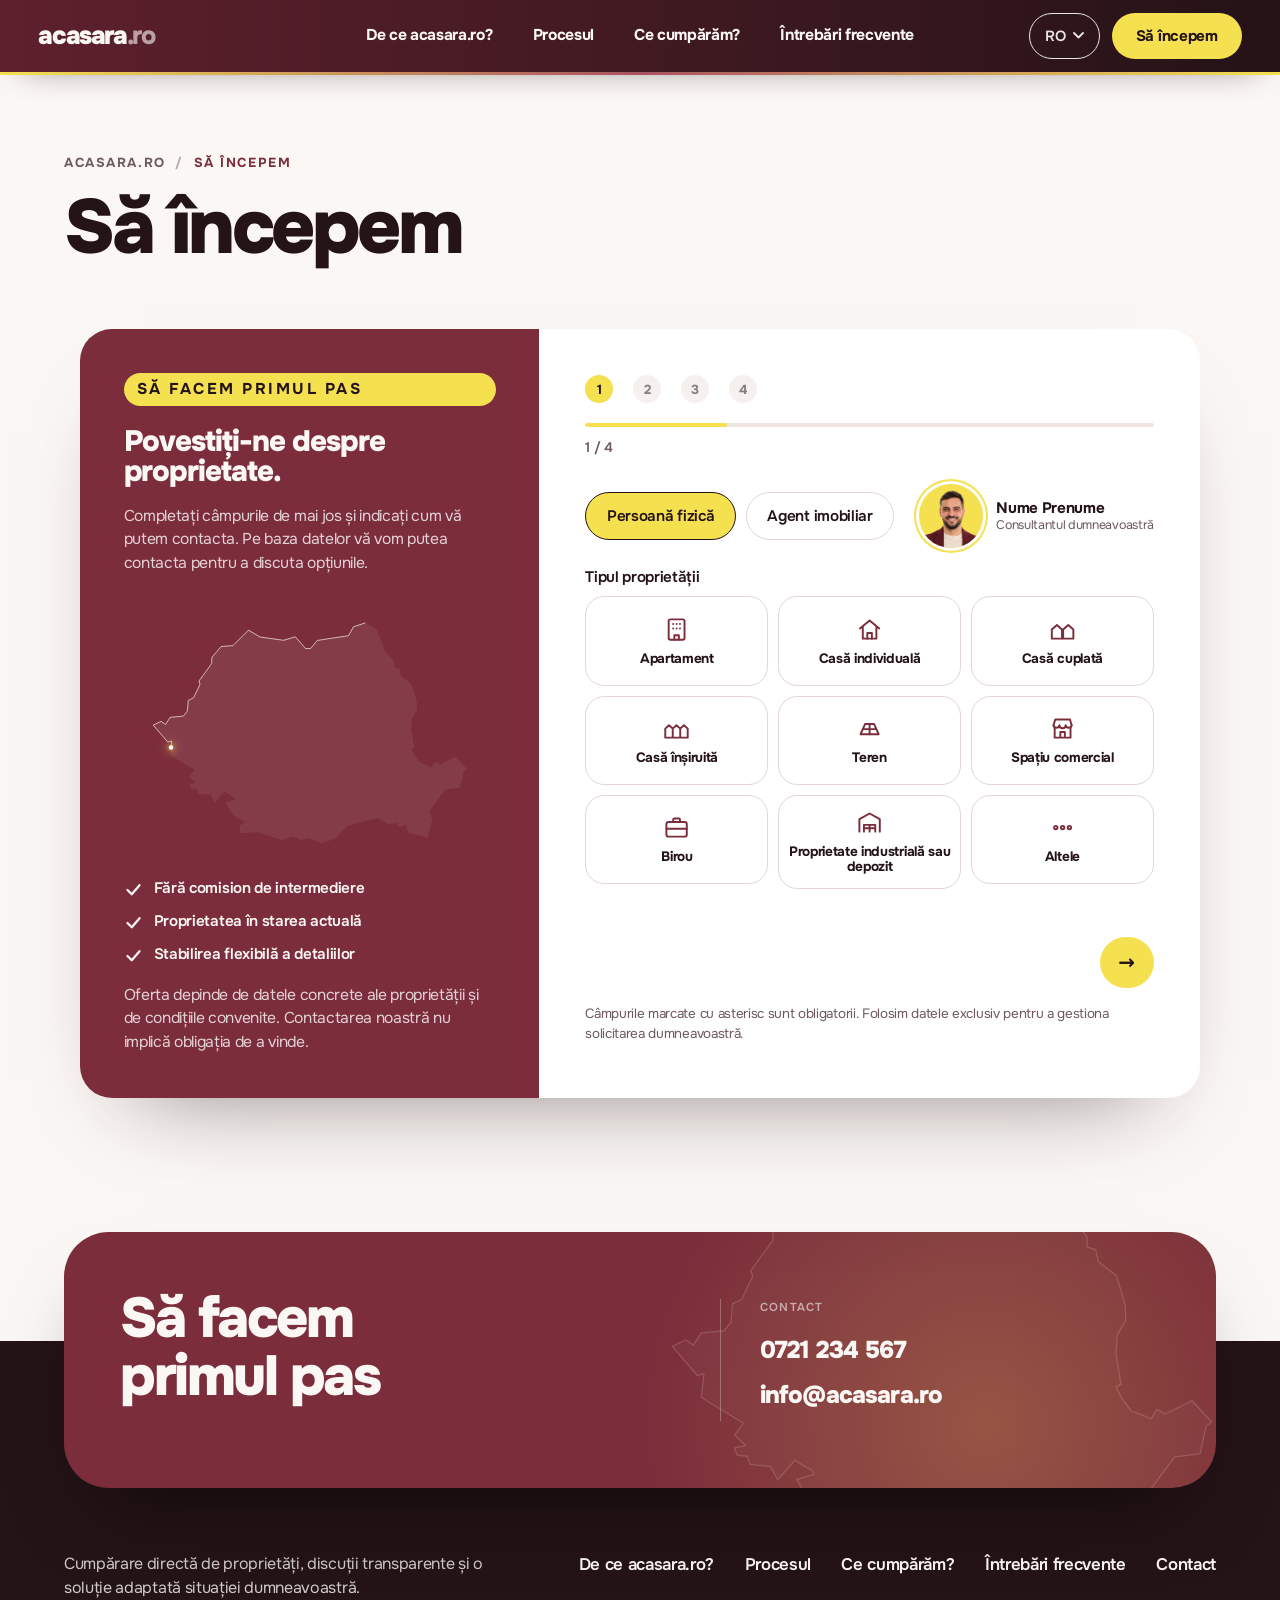
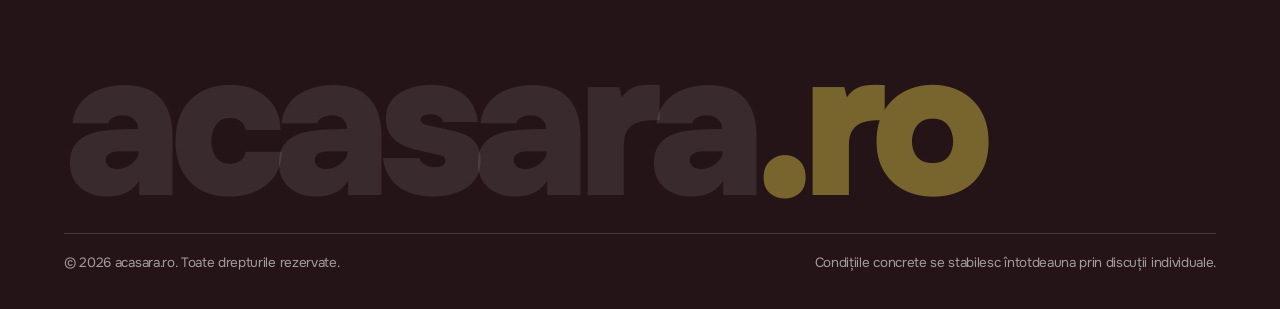
<file: kezdjuk-el.html>
<!doctype html>
<html lang="ro">
<head>
<meta charset="utf-8">
<meta name="viewport" content="width=device-width, initial-scale=1">
<meta name="robots" content="noindex, nofollow">
<title data-i18n="proc.cta">Să începem</title>
<meta name="description" content="Vreți să vindeți rapid un apartament sau o casă? acasara.ro cumpără direct de la proprietari, fără comision de agenție. Solicitați o ofertă de cumpărare.">
<meta name="theme-color" content="#3F71FF">
<link rel="preload" href="assets/fonts/onest-latin.woff2" as="font" type="font/woff2" crossorigin>
<link rel="stylesheet" href="assets/site.css?v=1794496431">
<!--
  Acasara. All copy is imported from azzupp.com (assets/i18n.js, 11 locales) with the brand name
  swapped. Phone, e-mail, company data and the form / estimate endpoints are still open: search for
  "[" and "TODO" (the phone number 0721 234 567 is a template, replace it). Nothing is loaded from a third party: fonts (Onest, SIL OFL), images,
  video and scripts are all in assets/. See README.md.
-->
</head>
<body>
<a class="skip" href="#top">Sari la conținut</a>


<nav class="navbar solid" data-static>
  <a class="brand" href="index.html" aria-label="acasara.ro">
    <span class="wordmark">acasara<span class="tld">.ro</span></span>
  </a>
  <div class="nav-links">
    <a href="index.html#miert" data-i18n="nav.why">De ce acasara.ro?</a>
    <a href="index.html#folyamat" data-i18n="nav.process">Procesul</a>
    <a href="index.html#ingatlanok" data-i18n="nav.kinds">Ce cumpărăm?</a>
    <a href="index.html#gyik" data-i18n="nav.faq">Întrebări frecvente</a>
  </div>
  <div class="nav-end">
    <div class="lang" data-open="false">
      <button class="lang-btn" type="button" aria-haspopup="true" aria-expanded="false" aria-label="Language">
        <span class="lang-cur">RO</span><svg viewBox="0 0 11 7" fill="none" aria-hidden="true"><path d="M1 1l4.5 4.5L10 1" stroke="currentColor" stroke-width="1.8" stroke-linecap="round" stroke-linejoin="round"/></svg>
      </button>
      <div class="lang-menu" role="menu"></div>
    </div>
    <a class="btn" href="kezdjuk-el.html" aria-label="Să începem" data-i18n="proc.cta" data-i18n-attr="aria-label"><span data-i18n="proc.cta">Să începem</span><span class="btn-circle"><svg viewBox="0 0 17 14" fill="none" aria-hidden="true"><path d="M1 7h13M9.6 1.4 15.5 7l-5.9 5.6" stroke="currentColor" stroke-width="2" stroke-linecap="round" stroke-linejoin="round"/></svg></span></a>
    <button class="nav-burger" type="button" aria-label="Menu" aria-expanded="false" aria-controls="menuFull"><i></i><i></i></button>
  </div>
</nav>
<div class="menu-full" id="menuFull" aria-hidden="true">
  <div class="mf-card">
    <div class="mf-photo"><img src="assets/img/keys-home.jpg" alt="" class="on" loading="lazy"><img src="assets/img/signing-desk.jpg" alt="" loading="lazy"><img src="assets/img/house-rain.jpg" alt="" loading="lazy"><img src="assets/img/phone-call.jpg" alt="" loading="lazy"></div>
    <ol class="mf-links">
      <li style="--i:0" data-p="0" class="on"><a href="index.html#miert"><b>01</b><span data-i18n="nav.why">De ce acasara.ro?</span></a></li>
      <li style="--i:1" data-p="1"><a href="index.html#folyamat"><b>02</b><span data-i18n="nav.process">Procesul</span></a></li>
      <li style="--i:2" data-p="2"><a href="index.html#ingatlanok"><b>03</b><span data-i18n="nav.kinds">Ce cumpărăm?</span></a></li>
      <li style="--i:3" data-p="3"><a href="index.html#gyik"><b>04</b><span data-i18n="nav.faq">Întrebări frecvente</span></a></li>
    </ol>
    <div class="mf-foot"><a class="mf-cta" href="kezdjuk-el.html"><span data-i18n="proc.cta">Să începem</span></a></div>
  </div>
</div>

<main id="top">
  <header class="page-head">
    <p class="crumbs"><a href="index.html">acasara.ro</a><i>/</i><span data-i18n="proc.cta">Să începem</span></p>
    <h1 data-i18n="proc.cta">Să începem</h1>
  </header>

  <section class="wizard" id="kapcsolat">
    <div class="wiz-split rv">
      <aside class="wiz-side">
        <p class="kicker kicker-light" data-i18n="lead.eyebrow">Să facem primul pas</p>
        <h3 data-i18n="lead.h2">Povestiți-ne despre proprietate.</h3>
        <p class="wiz-lead" data-i18n="lead.lead">Completați câmpurile de mai jos și indicați cum vă putem contacta. Pe baza datelor vă vom putea contacta pentru a discuta opțiunile.</p>
        <figure class="wiz-map" aria-hidden="true">
          <svg viewBox="0 0 1000 640" preserveAspectRatio="xMidYMid meet" role="presentation">
            <defs>
              <pattern id="roDots" width="22" height="22" patternUnits="userSpaceOnUse"><circle cx="11" cy="11" r="3.1" fill="#F6CDD3"/></pattern>
              <clipPath id="roClip"><path d="M648.6 24.0 L616.7 34.2 L603.5 58.3 L519.1 71.1 L501.6 92.6 L488.1 92.8 L460.3 61.3 L429.3 70.7 L365.2 61.8 L334.5 43.3 L292.8 85.0 L260.9 87.4 L236.2 116.4 L235.5 133.3 L201.6 179.8 L204.1 189.7 L187.0 225.0 L172.7 232.2 L170.2 260.8 L159.6 274.3 L124.0 277.7 L111.6 296.9 L99.6 288.4 L78.6 298.7 L117.7 344.2 L128.0 341.6 L124.0 378.6 L189.7 418.8 L176.1 437.1 L193.2 453.6 L175.7 457.5 L179.7 468.5 L195.3 470.4 L200.3 483.0 L232.1 486.7 L243.4 507.1 L270.0 476.8 L297.2 493.0 L300.3 498.7 L273.1 506.6 L292.2 540.0 L325.3 559.3 L311.2 568.4 L311.0 589.1 L359.1 586.3 L425.1 608.0 L454.3 597.5 L475.6 607.9 L498.0 601.9 L531.4 616.0 L568.4 603.0 L600.7 569.0 L681.9 548.5 L710.8 565.9 L732.6 561.6 L740.9 573.5 L756.4 566.4 L763.7 587.7 L816.1 600.7 L828.3 553.3 L821.6 528.1 L863.2 471.8 L903.5 466.2 L912.4 424.1 L921.4 416.4 L890.5 383.6 L848.8 404.3 L835.9 397.2 L826.8 411.5 L795.4 399.3 L780.7 379.6 L772.1 362.3 L779.6 357.7 L771.9 309.9 L773.8 281.4 L787.1 258.2 L786.5 234.6 L772.7 188.2 L744.7 167.0 L740.1 147.6 L727.0 143.4 L726.3 126.0 L701.7 100.8 L679.3 40.7 L648.6 24.0 Z"/></clipPath>
              <mask id="roMask" maskUnits="userSpaceOnUse" x="0" y="0" width="1000" height="640"><circle class="wm-reveal" cx="500" cy="320" r="0" fill="#fff"/></mask>
            </defs>
            <g clip-path="url(#roClip)">
              <rect width="1000" height="640" fill="url(#roDots)" mask="url(#roMask)" opacity=".6"/>
              <circle class="wm-ring" cx="500" cy="320" r="14"/>
              <circle class="wm-ring wm-ring2" cx="500" cy="320" r="14"/>
            </g>
            <path class="map-outline" d="M648.6 24.0 L616.7 34.2 L603.5 58.3 L519.1 71.1 L501.6 92.6 L488.1 92.8 L460.3 61.3 L429.3 70.7 L365.2 61.8 L334.5 43.3 L292.8 85.0 L260.9 87.4 L236.2 116.4 L235.5 133.3 L201.6 179.8 L204.1 189.7 L187.0 225.0 L172.7 232.2 L170.2 260.8 L159.6 274.3 L124.0 277.7 L111.6 296.9 L99.6 288.4 L78.6 298.7 L117.7 344.2 L128.0 341.6 L124.0 378.6 L189.7 418.8 L176.1 437.1 L193.2 453.6 L175.7 457.5 L179.7 468.5 L195.3 470.4 L200.3 483.0 L232.1 486.7 L243.4 507.1 L270.0 476.8 L297.2 493.0 L300.3 498.7 L273.1 506.6 L292.2 540.0 L325.3 559.3 L311.2 568.4 L311.0 589.1 L359.1 586.3 L425.1 608.0 L454.3 597.5 L475.6 607.9 L498.0 601.9 L531.4 616.0 L568.4 603.0 L600.7 569.0 L681.9 548.5 L710.8 565.9 L732.6 561.6 L740.9 573.5 L756.4 566.4 L763.7 587.7 L816.1 600.7 L828.3 553.3 L821.6 528.1 L863.2 471.8 L903.5 466.2 L912.4 424.1 L921.4 416.4 L890.5 383.6 L848.8 404.3 L835.9 397.2 L826.8 411.5 L795.4 399.3 L780.7 379.6 L772.1 362.3 L779.6 357.7 L771.9 309.9 L773.8 281.4 L787.1 258.2 L786.5 234.6 L772.7 188.2 L744.7 167.0 L740.1 147.6 L727.0 143.4 L726.3 126.0 L701.7 100.8 L679.3 40.7 L648.6 24.0 Z"/>
            <circle class="wm-pen" r="6" cx="0" cy="0"/>
          </svg>
        </figure>
        <ul class="wiz-trust">
          <li><svg viewBox="0 0 22 22" fill="none" aria-hidden="true"><path d="M4 11.5 9 16.5 18 6" stroke="currentColor" stroke-width="2.6" stroke-linecap="round" stroke-linejoin="round"/></svg><span data-i18n="hero.a1">Fără comision de intermediere</span></li>
          <li><svg viewBox="0 0 22 22" fill="none" aria-hidden="true"><path d="M4 11.5 9 16.5 18 6" stroke="currentColor" stroke-width="2.6" stroke-linecap="round" stroke-linejoin="round"/></svg><span data-i18n="hero.a2">Proprietatea în starea actuală</span></li>
          <li><svg viewBox="0 0 22 22" fill="none" aria-hidden="true"><path d="M4 11.5 9 16.5 18 6" stroke="currentColor" stroke-width="2.6" stroke-linecap="round" stroke-linejoin="round"/></svg><span data-i18n="hero.a3">Stabilirea flexibilă a detaliilor</span></li>
        </ul>
        <p class="wiz-side-note" data-i18n="lead.note">Oferta depinde de datele concrete ale proprietății și de condițiile convenite. Contactarea noastră nu implică obligația de a vinde.</p>
      </aside>

    <form class="wiz-card" id="enquiry" novalidate>
      <ol class="wiz-steps" id="wizRail">
        <li><b>1</b></li><li><b>2</b></li><li><b>3</b></li><li><b>4</b></li>
      </ol>
      <div class="wiz-bar"><i id="wizBar"></i></div>
      <p class="wiz-count" id="wizCount">1 / 4</p>

      <fieldset class="wiz-pane" data-pane="1">
        <div class="field wiz-roles">
          <div class="pills" role="radiogroup">
            <label class="pill"><input type="radio" name="kapcsolat_tipusa" value="maganszemely" checked>
              <span data-i18n="lead.role2">Persoană fizică</span></label>
            <label class="pill"><input type="radio" name="kapcsolat_tipusa" value="ingatlan_kozvetito">
              <span data-i18n="lead.role1">Agent imobiliar</span></label>
          </div>
          <div class="wiz-who">
            <span class="wiz-av" aria-hidden="true"><img src="assets/img/ugyintezo.png" alt="" width="900" height="1124" loading="lazy" decoding="async"></span>
            <span class="wiz-who-t"><b data-i18n="tr.name">Nume Prenume</b><span data-i18n="tr.role">Consultantul dumneavoastră</span></span>
          </div>
        </div>
        <div class="field">
          <span class="field-label" data-i18n="lead.l.ingatlan_tipusa">Tipul proprietății</span>
          <div class="types" role="radiogroup">
            <label class="type"><input type="radio" name="ingatlan_tipusa" value="Lakás"><span class="tb"><i><svg viewBox="0 0 24 24" fill="none" stroke="currentColor" stroke-width="1.7" stroke-linecap="round" stroke-linejoin="round" aria-hidden="true"><rect x="5" y="3" width="14" height="18" rx="1.5"/><path d="M9 7h.01M12 7h.01M15 7h.01M9 11h.01M12 11h.01M15 11h.01M10 21v-4h4v4"/></svg></i><b data-i18n="lead.o.ingatlan_tipusa.0">Apartament</b></span></label>
            <label class="type"><input type="radio" name="ingatlan_tipusa" value="Családi ház"><span class="tb"><i><svg viewBox="0 0 24 24" fill="none" stroke="currentColor" stroke-width="1.7" stroke-linecap="round" stroke-linejoin="round" aria-hidden="true"><path d="M3.5 11 12 4l8.5 7M6 9.5V20h12V9.5"/><path d="M10 20v-5h4v5"/></svg></i><b data-i18n="lead.o.ingatlan_tipusa.1">Casă individuală</b></span></label>
            <label class="type"><input type="radio" name="ingatlan_tipusa" value="Ikerház"><span class="tb"><i><svg viewBox="0 0 24 24" fill="none" stroke="currentColor" stroke-width="1.7" stroke-linecap="round" stroke-linejoin="round" aria-hidden="true"><path d="M2.5 12 7 8l4.5 4V20h-9z"/><path d="M12.5 12 17 8l4.5 4V20h-9z"/></svg></i><b data-i18n="lead.o.ingatlan_tipusa.2">Casă cuplată</b></span></label>
            <label class="type"><input type="radio" name="ingatlan_tipusa" value="Sorház"><span class="tb"><i><svg viewBox="0 0 24 24" fill="none" stroke="currentColor" stroke-width="1.7" stroke-linecap="round" stroke-linejoin="round" aria-hidden="true"><path d="M2 20v-8l3.3-3 3.3 3v8M8.6 20v-8l3.3-3 3.3 3v8M15.2 20v-8l3.3-3 3.3 3v8M2 20h19.8"/></svg></i><b data-i18n="lead.o.ingatlan_tipusa.3">Casă înșiruită</b></span></label>
            <label class="type"><input type="radio" name="ingatlan_tipusa" value="Telek"><span class="tb"><i><svg viewBox="0 0 24 24" fill="none" stroke="currentColor" stroke-width="1.7" stroke-linecap="round" stroke-linejoin="round" aria-hidden="true"><path d="M4 17l4-9h8l4 9z"/><path d="M12 8v9M6.5 12.5h11"/></svg></i><b data-i18n="lead.o.ingatlan_tipusa.4">Teren</b></span></label>
            <label class="type"><input type="radio" name="ingatlan_tipusa" value="Üzlethelyiség"><span class="tb"><i><svg viewBox="0 0 24 24" fill="none" stroke="currentColor" stroke-width="1.7" stroke-linecap="round" stroke-linejoin="round" aria-hidden="true"><path d="M4 9l1.5-5h13L20 9"/><path d="M4 9a2.7 2.7 0 0 0 5.3 0 2.7 2.7 0 0 0 5.4 0 2.7 2.7 0 0 0 5.3 0"/><path d="M5 11.5V20h14v-8.5M10 20v-5h4v5"/></svg></i><b data-i18n="lead.o.ingatlan_tipusa.5">Spațiu comercial</b></span></label>
            <label class="type"><input type="radio" name="ingatlan_tipusa" value="Iroda"><span class="tb"><i><svg viewBox="0 0 24 24" fill="none" stroke="currentColor" stroke-width="1.7" stroke-linecap="round" stroke-linejoin="round" aria-hidden="true"><rect x="3" y="7" width="18" height="13" rx="2"/><path d="M9 7V5a1 1 0 0 1 1-1h4a1 1 0 0 1 1 1v2M3 13h18"/></svg></i><b data-i18n="lead.o.ingatlan_tipusa.6">Birou</b></span></label>
            <label class="type"><input type="radio" name="ingatlan_tipusa" value="Ipari vagy raktár"><span class="tb"><i><svg viewBox="0 0 24 24" fill="none" stroke="currentColor" stroke-width="1.7" stroke-linecap="round" stroke-linejoin="round" aria-hidden="true"><path d="M3 20V9l9-5 9 5v11"/><path d="M7 20v-6h10v6M7 17h10M12 14v6"/></svg></i><b data-i18n="lead.o.ingatlan_tipusa.7">Proprietate industrială sau depozit</b></span></label>
            <label class="type"><input type="radio" name="ingatlan_tipusa" value="Egyéb"><span class="tb"><i><svg viewBox="0 0 24 24" fill="none" stroke="currentColor" stroke-width="1.7" stroke-linecap="round" stroke-linejoin="round" aria-hidden="true"><circle cx="6" cy="12" r="1.5"/><circle cx="12" cy="12" r="1.5"/><circle cx="18" cy="12" r="1.5"/></svg></i><b data-i18n="lead.o.ingatlan_tipusa.8">Altele</b></span></label>
          </div>
        </div>
      </fieldset>

      <fieldset class="wiz-pane is-hidden" data-pane="2">
        <div class="field">
          <label for="l_cim"><span data-i18n="lead.l.ingatlan_pontos_cime">Adresa exactă a proprietății</span><abbr class="req" title="*">*</abbr></label>
          <input class="input" id="l_cim" name="ingatlan_pontos_cime" type="text" autocomplete="street-address">
        </div>
        <div class="row-2">
          <div class="field">
            <label for="l_meret"><span data-i18n="lead.l.ingatlan_merete">Suprafața proprietății (m²)</span></label>
            <input class="input" id="l_meret" name="ingatlan_merete" type="number" min="0" inputmode="numeric">
          </div>
          <div class="field">
            <label for="l_telek"><span data-i18n="lead.l.telekmeret">Suprafața terenului (m², dacă există)</span></label>
            <input class="input" id="l_telek" name="telekmeret" type="number" min="0" inputmode="numeric">
          </div>
        </div>
        <div class="field">
          <span class="field-label" data-i18n="lead.l.ingatlan_allapota">Starea proprietății</span>
          <div class="pills" role="radiogroup" data-clearable>
            <label class="pill"><input type="radio" name="ingatlan_allapota" value="Újszerű"><span data-i18n="lead.o.ingatlan_allapota.0">Ca nouă</span></label>
            <label class="pill"><input type="radio" name="ingatlan_allapota" value="Jó állapotú"><span data-i18n="lead.o.ingatlan_allapota.1">Stare bună</span></label>
            <label class="pill"><input type="radio" name="ingatlan_allapota" value="Felújítandó"><span data-i18n="lead.o.ingatlan_allapota.2">Necesită renovare</span></label>
            <label class="pill"><input type="radio" name="ingatlan_allapota" value="Teljes felújítást igényel"><span data-i18n="lead.o.ingatlan_allapota.3">Necesită renovare completă</span></label>
            <label class="pill"><input type="radio" name="ingatlan_allapota" value="Szerkezetkész"><span data-i18n="lead.o.ingatlan_allapota.4">La roșu</span></label>
            <label class="pill"><input type="radio" name="ingatlan_allapota" value="Egyéb / nem tudom"><span data-i18n="lead.o.ingatlan_allapota.5">Altele / nu știu</span></label>
          </div>
        </div>
      </fieldset>

      <fieldset class="wiz-pane is-hidden" data-pane="3">
        <div class="field">
          <span class="field-label" data-i18n="lead.l.hirdetve_van">Proprietatea este anunțată la vânzare?</span>
          <div class="pills" role="radiogroup" data-clearable>
            <label class="pill"><input type="radio" name="hirdetve_van" value="Igen"><span data-i18n="lead.o.hirdetve_van.0">Da</span></label>
            <label class="pill"><input type="radio" name="hirdetve_van" value="Nem"><span data-i18n="lead.o.hirdetve_van.1">Nu</span></label>
            <label class="pill"><input type="radio" name="hirdetve_van" value="Korábban hirdetve volt"><span data-i18n="lead.o.hirdetve_van.2">A fost anunțată anterior</span></label>
          </div>
        </div>
        <div class="field">
          <label for="l_link"><span data-i18n="lead.l.hirdetes_linkje">Linkul anunțului (opțional)</span></label>
          <input class="input" id="l_link" name="hirdetes_linkje" type="url" placeholder="https://">
        </div>
        <div class="field">
          <label for="l_ar"><span data-i18n="lead.l.piaci_ar_elkepzeles">Aveți o idee despre prețul de piață?</span></label>
          <input class="input" id="l_ar" name="piaci_ar_elkepzeles" type="text">
        </div>
      </fieldset>

      <fieldset class="wiz-pane is-hidden" data-pane="4">
        <div class="row-2">
          <div class="field">
            <label for="l_vnev"><span data-i18n="lead.l.vezeteknev">Nume de familie</span><abbr class="req" title="*">*</abbr></label>
            <input class="input" id="l_vnev" name="vezeteknev" type="text" autocomplete="family-name">
          </div>
          <div class="field">
            <label for="l_knev"><span data-i18n="lead.l.keresztnev">Prenume</span><abbr class="req" title="*">*</abbr></label>
            <input class="input" id="l_knev" name="keresztnev" type="text" autocomplete="given-name">
          </div>
        </div>
        <div class="row-2">
          <div class="field">
            <label for="l_email"><span data-i18n="lead.l.email">Adresă de e-mail</span><abbr class="req" title="*">*</abbr></label>
            <input class="input" id="l_email" name="email" type="email" autocomplete="email">
          </div>
          <div class="field">
            <label for="l_tel"><span data-i18n="lead.l.telefon">Telefon</span><abbr class="req" title="*">*</abbr></label>
            <input class="input" id="l_tel" name="telefon" type="tel" autocomplete="tel">
          </div>
        </div>
        <div class="field">
          <label for="l_msg"><span data-i18n="lead.l.megjegyzes">Orice altceva considerați important</span></label>
          <textarea class="input textarea" id="l_msg" name="megjegyzes" rows="4"></textarea>
        </div>
        <label class="consent">
          <input type="checkbox" id="pconsent" name="adatkezeles_elfogadva" value="1">
          <span><span data-i18n="lead.privacy">Am citit și accept informarea privind protecția datelor.</span><abbr class="req" title="*">*</abbr></span>
        </label>
      </fieldset>

      <div class="wiz-nav">
        <button class="btn btn-quiet is-hidden" type="button" id="wizBack" aria-label="Back">&larr;</button>
        <button class="btn btn-next" type="button" id="wizNext" aria-label="Next">&rarr;</button>
        <button class="btn is-hidden" type="submit" id="wizSend">
          <span data-i18n="lead.submit">Doresc să fiu contactat</span><span class="btn-circle"><svg viewBox="0 0 17 14" fill="none" aria-hidden="true"><path d="M1 7h13M9.6 1.4 15.5 7l-5.9 5.6" stroke="currentColor" stroke-width="2" stroke-linecap="round" stroke-linejoin="round"/></svg></span></button>
      </div>

      <p class="wiz-note" data-i18n="lead.required">Câmpurile marcate cu asterisc sunt obligatorii. Folosim datele exclusiv pentru a gestiona solicitarea dumneavoastră.</p>
      <p class="form-msg" id="wizMsg" role="status" aria-live="polite"></p>
    </form>
    </div>
  </section>

</main>

<footer class="footer">
  <div class="foot-card">
    <div class="foot-map foot-card-map" aria-hidden="true">
      <svg viewBox="0 0 1000 640" preserveAspectRatio="xMidYMid meet" role="presentation"><path class="map-outline" d="M648.6 24.0 L616.7 34.2 L603.5 58.3 L519.1 71.1 L501.6 92.6 L488.1 92.8 L460.3 61.3 L429.3 70.7 L365.2 61.8 L334.5 43.3 L292.8 85.0 L260.9 87.4 L236.2 116.4 L235.5 133.3 L201.6 179.8 L204.1 189.7 L187.0 225.0 L172.7 232.2 L170.2 260.8 L159.6 274.3 L124.0 277.7 L111.6 296.9 L99.6 288.4 L78.6 298.7 L117.7 344.2 L128.0 341.6 L124.0 378.6 L189.7 418.8 L176.1 437.1 L193.2 453.6 L175.7 457.5 L179.7 468.5 L195.3 470.4 L200.3 483.0 L232.1 486.7 L243.4 507.1 L270.0 476.8 L297.2 493.0 L300.3 498.7 L273.1 506.6 L292.2 540.0 L325.3 559.3 L311.2 568.4 L311.0 589.1 L359.1 586.3 L425.1 608.0 L454.3 597.5 L475.6 607.9 L498.0 601.9 L531.4 616.0 L568.4 603.0 L600.7 569.0 L681.9 548.5 L710.8 565.9 L732.6 561.6 L740.9 573.5 L756.4 566.4 L763.7 587.7 L816.1 600.7 L828.3 553.3 L821.6 528.1 L863.2 471.8 L903.5 466.2 L912.4 424.1 L921.4 416.4 L890.5 383.6 L848.8 404.3 L835.9 397.2 L826.8 411.5 L795.4 399.3 L780.7 379.6 L772.1 362.3 L779.6 357.7 L771.9 309.9 L773.8 281.4 L787.1 258.2 L786.5 234.6 L772.7 188.2 L744.7 167.0 L740.1 147.6 L727.0 143.4 L726.3 126.0 L701.7 100.8 L679.3 40.7 L648.6 24.0 Z"/></svg>
    </div>
    <div class="foot-card-txt">
      <h2 data-i18n="lead.eyebrow">Să facem primul pas</h2>
    </div>
    <div class="foot-card-ct">
      <p class="micro" data-i18n="nav.contact">Contact</p>
      <a class="foot-big" href="tel:+40721234567">0721 234 567</a>
      <a class="foot-big" href="mailto:info@acasara.ro">info@acasara.ro</a>
    </div>
  </div>

  <div class="foot-body">
    <p class="foot-desc" data-i18n="foot.desc">Cumpărare directă de proprietăți, discuții transparente și o soluție adaptată situației dumneavoastră.</p>
    <nav class="foot-nav" aria-label="Footer">
      <a data-i18n="nav.why" href="index.html#miert">De ce acasara.ro?</a>
      <a data-i18n="nav.process" href="index.html#folyamat">Procesul</a>
      <a data-i18n="nav.kinds" href="index.html#ingatlanok">Ce cumpărăm?</a>
      <a data-i18n="nav.faq" href="index.html#gyik">Întrebări frecvente</a>
      <a data-i18n="nav.contact" href="#kapcsolat">Contact</a>
    </nav>
  </div>

  <div class="foot-mark" aria-hidden="true">acasara<span class="tld">.ro</span></div>

  <div class="foot-bottom">
    <span>© <span id="year">2026</span> acasara.ro. <span data-i18n="foot.rights">Toate drepturile rezervate.</span></span>
    <span data-i18n="foot.cond">Condițiile concrete se stabilesc întotdeauna prin discuții individuale.</span>
  </div>
</footer>

<script src="assets/i18n.js?v=1794492770"></script>
<script src="assets/site.js?v=1794492450"></script>
</body>
</html>
</file>
<file: assets/site.css>
/* Acasara — shared stylesheet.
   Design language mirrors the reference: off-white paper, charcoal ink,
   whitish rose rounded shapes, one burgundy accent, heavy Onest display,
   and the signature pill button with a trailing circle. */

/* Fonts are self-hosted (assets/fonts, SIL OFL): Onest for text and display. */
@font-face{font-family:"Onest";src:url("fonts/onest-cyrillic-ext.woff2") format("woff2");font-weight:100 900;font-style:normal;font-display:swap;unicode-range:U+0460-052F, U+1C80-1C8A, U+20B4, U+2DE0-2DFF, U+A640-A69F, U+FE2E-FE2F}
@font-face{font-family:"Onest";src:url("fonts/onest-cyrillic.woff2") format("woff2");font-weight:100 900;font-style:normal;font-display:swap;unicode-range:U+0301, U+0400-045F, U+0490-0491, U+04B0-04B1, U+2116}
@font-face{font-family:"Onest";src:url("fonts/onest-latin-ext.woff2") format("woff2");font-weight:100 900;font-style:normal;font-display:swap;unicode-range:U+0100-02BA, U+02BD-02C5, U+02C7-02CC, U+02CE-02D7, U+02DD-02FF, U+0304, U+0308, U+0329, U+1D00-1DBF, U+1E00-1E9F, U+1EF2-1EFF, U+2020, U+20A0-20AB, U+20AD-20C4, U+2113, U+2C60-2C7F, U+A720-A7FF}
@font-face{font-family:"Onest";src:url("fonts/onest-latin.woff2") format("woff2");font-weight:100 900;font-style:normal;font-display:swap;unicode-range:U+0000-00FF, U+0131, U+0152-0153, U+02BB-02BC, U+02C6, U+02DA, U+02DC, U+0304, U+0308, U+0329, U+2000-206F, U+20AC, U+2122, U+2191, U+2193, U+2212, U+2215, U+FEFF, U+FFFD}

:root{
  /* ink + paper */
  --ink:#241317;
  --ink-2:#6E5A5E;
  --paper:#FBF7F4;
  --white:#FFFFFF;
  --powder:#F0E4E1;        /* whitish rose, for the rounded shapes */
  --powder-2:#E6D3CF;
  /* burgundy accent */
  --wine:#7B2D3B;
  --wine-deep:#5E202C;
  --wine-soft:#A85362;
  --wine-tint:#F4E5E7;
  --lemon:#F5E050;           /* the second accent: lemon yellow */
  --lemon-soft:#FBF1A6;
  --line:#E4D6D2;
  --ok:#2E6B4C;
  --err:#9E3B22;
  --edge:clamp(10px,1.4vw,20px);
  --gutter:clamp(20px,5vw,100px);
  --r-card:2rem;
  --r-img:1.25rem;
  --r-blob:3rem;
  --font-display:"Onest",system-ui,-apple-system,"Segoe UI",Roboto,"PingFang SC","Microsoft YaHei","Noto Sans SC",sans-serif;
  --font-body:"Onest",system-ui,-apple-system,"Segoe UI",Roboto,"PingFang SC","Microsoft YaHei","Noto Sans SC",sans-serif;
}
*,*::before,*::after{box-sizing:border-box}
html{-webkit-text-size-adjust:100%;scroll-behavior:smooth}
body{margin:0;background:var(--paper);color:var(--ink);font-family:var(--font-body);font-size:1rem;line-height:1.5;letter-spacing:-.02em;overflow-x:hidden}
img,video,svg{display:block;max-width:100%}
a{color:inherit;text-decoration:none}
button{font:inherit;color:inherit;border:0;background:none;cursor:pointer}
h1,h2,h3{margin:0;font-family:var(--font-display);font-weight:850;line-height:1.02;letter-spacing:-.045em}
p{margin:0}
:focus-visible{outline:3px solid var(--wine-deep);outline-offset:3px;border-radius:.25em}
.hero :focus-visible,.navbar :focus-visible{outline-color:#fff}
::selection{background:var(--lemon);color:var(--ink)}
.is-hidden{display:none!important}
.sr-only{position:absolute;width:1px;height:1px;padding:0;margin:-1px;overflow:hidden;clip:rect(0 0 0 0);white-space:nowrap;border:0}
.skip{position:absolute;left:var(--gutter);top:-100px;z-index:200;background:var(--ink);color:var(--paper);padding:.7rem 1.2rem;border-radius:50vw;transition:top .15s}
.skip:focus{top:1rem}

/* ---------- signature pill button ---------- */
.btn{position:relative;display:inline-flex;align-items:center;min-width:10rem;height:3.2rem;padding:.3rem 3.4rem .3rem 2rem;border-radius:60px;background:var(--lemon);color:var(--ink);font-size:1rem;font-weight:700;white-space:nowrap;transition:background-color .2s}
.btn:hover{background:var(--lemon-soft)}
.btn-circle{position:absolute;right:.3rem;top:50%;transform:translateY(-50%);width:2.7rem;height:2.7rem;border-radius:99px;background:var(--ink);display:flex;align-items:center;justify-content:center;transition:transform .2s}
.btn:hover .btn-circle{transform:translateY(-50%) translateX(3px)}
.btn-circle svg{width:14px;height:14px;color:var(--lemon)}
.btn-ink{background:var(--ink);color:var(--paper)}
.btn-ink:hover{background:#171717}
.btn-ink .btn-circle{background:var(--lemon)}
.btn-ink .btn-circle svg{color:var(--ink)}
.btn-wide{width:100%;justify-content:flex-start;height:3.6rem}

/* ---------- preloader: a wine sheet with the wordmark cut out; the page shows through the letters, then the camera zooms into them ---------- */
.loader{position:fixed;inset:0;z-index:110}
.loader svg{position:absolute;inset:0;width:100%;height:100%;display:block}
.loader.done{visibility:hidden;pointer-events:none}
#lmText{will-change:transform;fill:#000;fill-opacity:0}

/* ---------- navbar: full-width bar, wine fading into ink, lemon thread along the bottom ---------- */
.navbar{position:fixed;top:0;left:0;right:0;z-index:60;
  display:flex;align-items:center;gap:1.2rem;
  min-height:72px;padding:0 clamp(18px,3vw,44px);
  background:linear-gradient(90deg,var(--wine),var(--ink));color:var(--paper);
  box-shadow:0 14px 34px -24px rgba(36,19,23,.8)}
.navbar > *{position:relative}
.navbar::before{content:"";position:absolute;inset:0;background:linear-gradient(90deg,var(--wine-deep),var(--ink));opacity:0;transition:opacity .4s ease;pointer-events:none}
.navbar::after{content:"";position:absolute;left:0;right:0;bottom:-3px;height:3px;background:linear-gradient(90deg,var(--lemon),var(--wine-soft) 50%,var(--lemon));pointer-events:none}
/* past the hero (and on the sub-pages) the bar settles into its deeper tone */
.navbar.is-fixed::before,.navbar.solid::before{opacity:1}

.brand{display:flex;align-items:baseline;flex:1 1 0}
.brand .wordmark{font-family:var(--font-display);font-weight:900;font-size:1.6rem;
  letter-spacing:-.055em;line-height:.88}
.brand .tld{opacity:.6;font-weight:800}

.nav-links{margin:0;display:flex;align-items:center;justify-content:center;gap:.5rem;font-size:.98rem;font-weight:700}
.nav-links a{position:relative;white-space:nowrap;padding:.6rem 1rem;border-radius:50vw;
  transition:background-color .2s,color .2s}
.nav-links a:hover{background:rgba(250,247,244,.1)}
.nav-links a[aria-current="page"]{color:var(--lemon);box-shadow:inset 0 0 0 1.5px var(--lemon)}

.nav-end{display:flex;align-items:center;justify-content:flex-end;gap:.75rem;flex:1 1 0}
.nav-end .btn{height:2.9rem;min-width:auto;padding:0 1.5rem;font-size:.95rem;font-weight:700}
.nav-end .btn-circle{display:none}

/* anchors must clear the floating bar */
[id]{scroll-margin-top:110px}

@media (prefers-reduced-motion:reduce){ .navbar::before{transition:none} }

/* language switcher */
.lang{position:relative;flex:none}
.lang-btn{display:inline-flex;align-items:center;gap:.4rem;height:2.9rem;padding:0 .9rem;border:1.5px solid currentColor;border-radius:50vw;font-size:.92rem;font-weight:600;text-transform:uppercase;letter-spacing:.04em;opacity:.92}
.lang-btn:hover{opacity:1}
.lang-btn svg{width:11px;height:7px;transition:transform .2s}
.lang[data-open="true"] .lang-btn svg{transform:rotate(180deg)}
.lang-menu{position:absolute;right:0;top:calc(100% + .5rem);min-width:190px;max-height:min(60vh,420px);overflow:auto;background:var(--white);color:var(--ink);border:1px solid var(--line);border-radius:var(--r-card);padding:.4rem;box-shadow:0 26px 50px -28px rgba(41,41,41,.6);display:none;z-index:60}
.lang[data-open="true"] .lang-menu{display:block}
.lang-menu button{display:flex;width:100%;align-items:center;gap:.6rem;padding:.65rem .9rem;border-radius:1.1rem;font-size:.95rem;text-align:left}
.lang-menu button:hover{background:var(--powder)}
.lang-menu button[aria-current="true"]{background:var(--ink);color:var(--paper);font-weight:600}
.lang-menu b{font-size:.74rem;letter-spacing:.08em;text-transform:uppercase;opacity:.55;font-weight:700;width:1.9rem;flex:none}

/* ---------- hero (video) ---------- */
.hero{position:relative;margin:0 var(--edge) var(--edge);border-radius:0 0 var(--r-card) var(--r-card);overflow:hidden;min-height:min(92vh,880px);display:flex;align-items:flex-end;isolation:isolate}
.hero-media{position:absolute;inset:0;z-index:-2}
.hero-media video,.hero-media img{width:100%;height:100%;object-fit:cover}
.hero::before{content:"";position:absolute;inset:0;z-index:-1;background:linear-gradient(90deg,rgba(36,19,23,.62) 0%,rgba(36,19,23,.28) 55%,rgba(36,19,23,.08) 100%),linear-gradient(180deg,rgba(36,19,23,.45) 0%,rgba(36,19,23,.1) 30%,rgba(36,19,23,.55) 100%)}
.hero-in{width:100%;padding:var(--gutter);padding-bottom:clamp(28px,4vw,56px);display:grid;grid-template-columns:minmax(0,1fr) auto;gap:2rem;align-items:end;color:#fff}
.hero h1{font-size:clamp(2.5rem,7.4vw,6.4rem);line-height:.99;letter-spacing:-.04em;max-width:14ch}
.hero p{margin-top:1.2rem;max-width:52ch;font-size:clamp(.98rem,1.2vw,1.12rem);line-height:1.45}
.hero-cta{padding-bottom:.4rem}

/* ---------- page head (inner pages) ---------- */
.pagehead{padding:clamp(40px,7vw,90px) var(--gutter) clamp(32px,5vw,60px)}
.pagehead h1,.pagehead h2{font-size:clamp(2.2rem,6vw,4.6rem);max-width:17ch}
.pagehead p{margin-top:1.1rem;color:var(--ink-2);max-width:56ch;font-size:clamp(1rem,1.3vw,1.15rem)}
.strip{margin:0 var(--edge);border-radius:var(--r-card);overflow:hidden;height:clamp(200px,32vw,420px)}
.strip video,.strip img{width:100%;height:100%;object-fit:cover}

/* ---------- process band ---------- */
.process{position:relative;isolation:isolate;padding-block:clamp(80px,12vw,170px);overflow:hidden}
.process-bg{position:absolute;inset:0;z-index:-2}
.process-bg img,.process-bg video{width:100%;height:100%;object-fit:cover;filter:blur(13px) saturate(.85);transform:scale(1.1)}
.process::before{content:"";position:absolute;inset:0;z-index:-1;background:rgba(41,41,41,.38)}
.process-card{max-width:860px;margin-inline:auto;background:var(--powder);border-radius:var(--r-card);padding:clamp(26px,4vw,52px);text-align:center;box-shadow:0 40px 80px -50px rgba(41,41,41,.8)}
.process-card h2{font-size:clamp(1.9rem,4.4vw,3.4rem);max-width:17ch;margin-inline:auto}
.process-card p{margin-top:1rem;color:var(--ink-2);max-width:46ch;margin-inline:auto}
.process-card .btn{margin-top:clamp(22px,3vw,34px)}
.process-shot{margin-top:clamp(24px,3.4vw,40px);border-radius:var(--r-img);overflow:hidden}
.process-shot img,.process-shot video{width:100%;aspect-ratio:16/7.4;object-fit:cover}
.steps{margin:clamp(28px,4vw,44px) 0 0;padding:0;list-style:none;display:grid;grid-template-columns:repeat(3,minmax(0,1fr));gap:1.4rem;text-align:left}
.steps li{padding-top:.9rem;border-top:1.5px solid rgba(41,41,41,.18)}
.steps b{display:block;font-family:var(--font-display);font-weight:850;font-size:1.25rem;letter-spacing:-.02em}
.steps i{display:block;font-style:normal;font-weight:700;font-size:.98rem;margin-top:.15rem}
.steps span{display:block;margin-top:.25rem;color:var(--ink-2);font-size:.92rem;line-height:1.4}

/* ---------- timeline (how it works) ---------- */
.timeline{list-style:none;margin:0;padding:0 var(--gutter);display:grid;grid-template-columns:repeat(3,minmax(0,1fr));gap:clamp(28px,4vw,52px)}
.tl{position:relative;padding-top:2.6rem;border-top:3px solid var(--powder-2)}
.tl::before{content:"";position:absolute;left:0;top:-11px;width:20px;height:20px;border-radius:50%;background:var(--wine);box-shadow:0 0 0 6px var(--paper)}
.tl b{display:block;font-family:var(--font-display);font-weight:850;font-size:1.5rem;letter-spacing:-.025em;margin-bottom:.35rem}
.tl span{color:var(--ink-2);line-height:1.45}

/* ---------- yes / no lists ---------- */
.twocol{display:grid;grid-template-columns:repeat(2,minmax(0,1fr));gap:1.4rem;padding-inline:var(--gutter)}
.panel{border-radius:var(--r-card);padding:clamp(24px,3.4vw,44px)}
.panel h2{font-size:clamp(1.5rem,2.6vw,2.1rem);margin-bottom:1.2rem}
.panel ul{margin:0;padding:0;list-style:none;display:grid;gap:.9rem}
.panel li{display:flex;gap:.8rem;line-height:1.4}
.panel li svg{width:21px;height:21px;flex:none;margin-top:3px}
.panel-yes{background:var(--powder)}
.panel-yes li svg{color:var(--wine-deep)}
.panel-no{background:var(--white);border:2px solid var(--powder-2)}
.panel-no li svg{color:var(--ink-2)}

/* ---------- stories ---------- */
.stories{padding-block:clamp(72px,10vw,140px);padding-inline:var(--gutter)}
.stories-head{display:flex;flex-wrap:wrap;align-items:end;gap:1.5rem;margin-bottom:clamp(32px,4vw,56px)}
.stories-head h2{font-size:clamp(2rem,4.6vw,3.6rem);max-width:16ch}
.stories-head .btn{margin-left:auto}
.story-grid{display:grid;grid-template-columns:repeat(4,minmax(0,1fr));gap:1.1rem}
.story{background:var(--powder);border-radius:var(--r-card);padding:.9rem;display:flex;flex-direction:column}
.story-media{position:relative}
.story-media img{width:100%;aspect-ratio:4/3;object-fit:cover;border-radius:var(--r-img)}
.story-arrow{position:absolute;right:.75rem;bottom:-1.4rem;width:3rem;height:3rem;border-radius:50%;background:#fff;display:flex;align-items:center;justify-content:center;box-shadow:0 10px 20px -12px rgba(41,41,41,.6);transition:transform .2s}
.story:hover .story-arrow{transform:translate(3px,-3px)}
.story-arrow svg{width:16px;height:16px}
.story-meta{display:flex;align-items:center;gap:.6rem;margin-top:2.1rem}
.tag{background:var(--wine-tint);color:var(--wine-deep);font-size:.78rem;font-weight:600;padding:.34rem .72rem;border-radius:50vw}
.read{margin-left:auto;font-size:.72rem;font-weight:600;letter-spacing:.09em;text-transform:uppercase;color:var(--ink-2)}
.story h3{margin-top:.75rem;font-family:var(--font-body);font-weight:700;font-size:1.05rem;line-height:1.3;letter-spacing:-.02em;
  display:-webkit-box;-webkit-line-clamp:2;-webkit-box-orient:vertical;overflow:hidden}

/* ---------- offer form ---------- */
.offer-wrap{display:grid;grid-template-columns:minmax(0,1fr) minmax(0,1.05fr);gap:clamp(32px,5vw,72px);align-items:start;padding:clamp(28px,4vw,56px) var(--gutter) clamp(72px,9vw,120px)}
.offer-points{list-style:none;margin:2rem 0 0;padding:0;display:grid;gap:1rem}
.offer-points li{display:flex;gap:.8rem;align-items:center;font-weight:600}
.offer-points svg{width:22px;height:22px;flex:none;color:var(--wine-deep)}
.form-card{background:var(--white);border:1px solid var(--line);border-radius:var(--r-card);padding:clamp(22px,3.4vw,42px);box-shadow:0 30px 60px -46px rgba(41,41,41,.5)}
.field{display:grid;gap:.45rem;margin-bottom:1.15rem}
.field label{font-weight:600;font-size:.95rem}
.field small{color:var(--ink-2);font-size:.85rem}
.input{width:100%;min-height:3.6rem;padding:.8rem 1.1rem;border:1.5px solid var(--line);border-radius:1.4rem;background:var(--white);transition:border-color .15s,box-shadow .15s}
.input:focus{outline:none;border-color:var(--wine);box-shadow:0 0 0 3px rgba(245,224,80,.6)}
.field.invalid .input{border-color:var(--err)}
.row-2{display:grid;grid-template-columns:repeat(2,minmax(0,1fr));gap:0 1rem}
.consent{display:flex;gap:.7rem;align-items:flex-start;font-size:.9rem;color:var(--ink-2);margin:.4rem 0 1.3rem}
.consent input{width:20px;height:20px;margin-top:2px;accent-color:var(--wine-deep);flex:none}
.form-msg{margin-top:1rem;padding:.95rem 1.2rem;border-radius:1.2rem;font-size:.95rem;display:none}
.form-msg.show{display:block}
.form-msg.ok{background:rgba(46,107,76,.12);color:var(--ok)}
.form-msg.bad{background:rgba(158,59,34,.1);color:var(--err)}

/* ---------- contact cards ---------- */
.contact-grid{display:grid;grid-template-columns:repeat(3,minmax(0,1fr));gap:1.2rem;padding:0 var(--gutter) clamp(72px,9vw,120px)}
.ccard{background:var(--powder);border-radius:var(--r-card);padding:clamp(22px,3vw,36px)}
.ccard .micro{margin-bottom:.6rem}
.ccard a,.ccard address{font-family:var(--font-display);font-size:clamp(1.2rem,2vw,1.6rem);letter-spacing:-.025em;font-style:normal;line-height:1.25}

/* ---------- cta + footer ---------- */
.cta{padding-block:clamp(72px,10vw,150px);padding-inline:var(--gutter);display:flex;flex-wrap:wrap;align-items:center;justify-content:space-between;gap:2rem}
.cta h2{font-size:clamp(2.1rem,5.2vw,4.2rem);max-width:17ch}
.micro{font-size:.72rem;font-weight:600;letter-spacing:.11em;text-transform:uppercase;color:#9C958A;margin-bottom:1rem}

/* ---------- reveal ---------- */
.rv{opacity:0;transform:translateY(26px);transition:opacity .75s cubic-bezier(.2,.8,.2,1),transform .75s cubic-bezier(.2,.8,.2,1)}
.rv.in{opacity:1;transform:none}

@media (max-width:1100px){
  .story-grid{grid-template-columns:repeat(2,minmax(0,1fr));gap:1.4rem 1.1rem}
  .timeline{grid-template-columns:repeat(2,minmax(0,1fr))}
  .contact-grid{grid-template-columns:1fr}
  .offer-wrap{grid-template-columns:1fr}
}
@media (max-width:860px){
  .navbar{min-height:62px;padding-left:1.1rem}
  .nav-end{margin-left:auto}
  .lang-btn{height:2.7rem;padding:0 .7rem}
  .hero-in{grid-template-columns:1fr;gap:1.6rem}
  .hero-cta{padding-bottom:0}
  .steps,.timeline,.twocol{grid-template-columns:1fr;gap:1rem}
}
@media (max-width:560px){
  .brand .wordmark{font-size:1.5rem}
  .story-grid{grid-template-columns:1fr}
  .cta{flex-direction:column;align-items:flex-start}
  .row-2{grid-template-columns:1fr}
}
@media (prefers-reduced-motion:reduce){
  html{scroll-behavior:auto}
  *,*::before,*::after{animation-duration:.01ms!important;animation-iteration-count:1!important;transition-duration:.01ms!important}
  .rv{opacity:1;transform:none}
}

/* ---------- enquiry form (under the hero) ---------- */
.wizard{padding:clamp(64px,9vw,120px) var(--gutter) clamp(40px,6vw,80px)}
.wizard-head{text-align:center;margin-bottom:clamp(28px,4vw,48px)}
.wizard-head h2{font-size:clamp(2rem,5vw,3.8rem);max-width:18ch;margin-inline:auto}
.wizard-head p{margin-top:.9rem;color:var(--ink-2);max-width:46ch;margin-inline:auto}
.wiz-card{max-width:860px;margin-inline:auto;background:var(--white);border:1px solid var(--line);
  border-radius:var(--r-card);padding:clamp(22px,3.6vw,48px);box-shadow:0 34px 64px -48px rgba(36,19,23,.5)}
.wiz-group{border:0;margin:0 0 clamp(22px,3vw,36px);padding:0;min-width:0}
.wiz-group + .wiz-group{border-top:1.5px solid var(--line);padding-top:clamp(22px,3vw,34px)}
.wiz-group legend{font-family:var(--font-display);font-weight:850;font-size:1.3rem;letter-spacing:-.035em;
  padding:0;margin-bottom:1.1rem}
.field-label{font-weight:600;font-size:.95rem}
.textarea{min-height:7rem;resize:vertical;line-height:1.5}
.req{color:var(--wine);text-decoration:none;margin-left:.25em;font-weight:700}
.pills{display:flex;flex-wrap:wrap;gap:.6rem}
.pill{position:relative;display:inline-flex}
.pill input{position:absolute;inset:0;opacity:0;margin:0;cursor:pointer}
.pill span{display:inline-block;padding:.75rem 1.3rem;border:1.5px solid var(--line);border-radius:50vw;
  background:var(--white);font-weight:600;font-size:.95rem;transition:background-color .12s,border-color .12s,color .12s}
.pill:hover span{border-color:var(--wine)}
.pill input:checked + span{background:var(--lemon);border-color:var(--ink);color:var(--ink)}
.pill input:focus-visible + span{outline:3px solid var(--wine-deep);outline-offset:3px}
.pills-s{gap:.45rem}
.pills-s .pill span{padding:.55rem 1rem;font-size:.9rem}
.field-narrow{max-width:15rem}
/* property type: selectable tiles instead of a dropdown */
.types{display:grid;grid-template-columns:repeat(3,minmax(0,1fr));gap:.6rem}
.type{position:relative;display:block}
.type input{position:absolute;inset:0;opacity:0;margin:0;cursor:pointer;z-index:1}
.type .tb{display:flex;flex-direction:column;align-items:center;justify-content:center;gap:.5rem;min-height:5.6rem;padding:.8rem .5rem;
  border:1.5px solid var(--line);border-radius:1.2rem;background:var(--white);text-align:center;
  transition:background-color .2s,border-color .2s,color .2s,transform .25s cubic-bezier(.2,1.1,.3,1),box-shadow .25s}
.type .tb i{display:grid;place-items:center;color:var(--wine);transition:color .2s,transform .3s cubic-bezier(.2,1.3,.3,1)}
.type .tb svg{width:1.7rem;height:1.7rem}
.type .tb b{font-size:.85rem;font-weight:700;line-height:1.15}
.type:hover .tb{border-color:var(--wine);transform:translateY(-2px)}
.type input:checked + .tb{background:var(--lemon);border-color:var(--ink);color:var(--ink);box-shadow:0 14px 26px -16px rgba(150,120,0,.7)}
.type input:checked + .tb i{color:var(--ink);transform:scale(1.12)}
.type input:focus-visible + .tb{outline:3px solid var(--wine-deep);outline-offset:3px}
@media (max-width:420px){ .types{gap:.45rem} .type .tb{min-height:5rem;padding:.7rem .3rem} .type .tb b{font-size:.78rem} }
@media (prefers-reduced-motion:reduce){ .type .tb,.type .tb i{transition:none} .type:hover .tb{transform:none} }

.wiz-nav{margin-top:clamp(20px,3vw,30px)}
.wiz-note{margin-top:1rem;font-size:.84rem;color:var(--ink-2);line-height:1.45}
@media (max-width:560px){ .wiz-group legend{font-size:1.15rem} }

/* ---------- single-page section rhythm ---------- */
.section-how,.section-what,.section-contact{padding-block:clamp(56px,8vw,110px)}
.section-how .pagehead,.section-what .pagehead,.section-contact .pagehead{padding-top:0}
.section-what .panel h3{font-family:var(--font-display);font-weight:850;font-size:clamp(1.5rem,2.6vw,2.1rem);letter-spacing:-.035em;margin-bottom:1.2rem}
.section-contact .contact-grid{padding-bottom:0}

/* ---------- multi-step rail ---------- */
.wiz-steps{list-style:none;margin:0 0 1.2rem;padding:0;display:grid;grid-template-columns:repeat(4,1fr);gap:.6rem}
.wiz-steps li{display:flex;align-items:center;gap:.5rem;font-size:.86rem;font-weight:600;color:var(--ink-2);opacity:.55;transition:opacity .2s,color .2s}
.wiz-steps li b{display:flex;align-items:center;justify-content:center;flex:none;width:1.75rem;height:1.75rem;
  border-radius:50%;background:var(--powder);color:var(--ink);font-size:.82rem;transition:background-color .2s,color .2s}
.wiz-steps li[aria-current="step"]{opacity:1;color:var(--ink)}
.wiz-steps li[aria-current="step"] b{background:var(--lemon);color:var(--ink)}
.wiz-steps li.done{opacity:1}
.wiz-steps li.done b{background:var(--wine-tint);color:var(--wine-deep)}
.wiz-bar{height:4px;border-radius:4px;background:var(--powder);overflow:hidden}
.wiz-bar i{display:block;height:100%;width:25%;background:var(--lemon);border-radius:4px;transition:width .3s cubic-bezier(.2,.8,.2,1)}
.wiz-count{margin:.7rem 0 1.6rem;font-size:.86rem;font-weight:600;color:var(--ink-2)}
.wiz-pane{border:0;margin:0;padding:0;min-width:0}
.wiz-pane legend{font-family:var(--font-display);font-weight:850;font-size:1.3rem;letter-spacing:-.035em;padding:0;margin-bottom:1.1rem}
.wiz-nav{display:flex;gap:.8rem;align-items:center;margin-top:clamp(20px,3vw,30px)}
.wiz-nav .btn{min-width:auto}
.wiz-nav #wizNext,.wiz-nav #wizSend{margin-left:auto}
.btn-quiet{background:transparent;color:var(--ink);border:2px solid var(--powder-2);padding:.3rem 1.6rem}
.btn-quiet:hover{background:var(--ink);color:var(--paper);border-color:var(--ink)}
@media (max-width:620px){
  .wiz-steps{grid-template-columns:repeat(4,auto);justify-content:space-between;gap:.3rem}
  .wiz-steps li span{display:none}
  .wiz-nav{flex-wrap:wrap}
  .wiz-nav .btn{flex:1}
}

/* ---------- hero playlist (crossfaded clips, no visible restart) ---------- */
.hero-media .hero-vid{position:absolute;inset:0;width:100%;height:100%;object-fit:cover;
  opacity:0;transition:opacity 1.1s ease}
.hero-media .hero-vid.is-on{opacity:1}
@media (prefers-reduced-motion:reduce){ .hero-media .hero-vid{transition:none} }

/* ---------- three steps ---------- */
.walk{padding:clamp(72px,10vw,150px) var(--gutter)}
.kicker{font-size:.76rem;font-weight:700;letter-spacing:.16em;text-transform:uppercase;color:var(--ink);margin-bottom:1rem;display:inline-block;padding:.32em .85em;border-radius:50vw;background:var(--lemon)}
.walk-head{max-width:1180px;margin:0 auto clamp(40px,6vw,76px)}
.walk-head h2{font-size:clamp(2.1rem,5.4vw,4.4rem);max-width:19ch}
.walk-lead{margin-top:1.1rem;color:var(--ink-2);max-width:52ch;font-size:clamp(1rem,1.3vw,1.15rem)}
.how-cols{list-style:none;margin:0 auto;padding:0;max-width:1180px;--gap:clamp(20px,3vw,48px);--bw:clamp(4.6rem,7vw,6rem);display:grid;grid-template-columns:repeat(3,minmax(0,1fr));gap:var(--gap)}
.how-col{position:relative;padding-top:1.4rem}
.how-col::before,.how-col::after{content:"";position:absolute;left:0;right:0;top:0;height:2px}
.how-col::before{background:var(--line)}
.how-col::after{background:var(--lemon);transform:scaleX(0);transform-origin:left;transition:transform 1.1s cubic-bezier(.6,0,.2,1) var(--d)}
.how-col.on::after{transform:none}
.how-badge-row{position:relative;display:flex;justify-content:center;align-items:center;margin-top:.4rem}
.how-badge{position:relative;flex:none;width:var(--bw);aspect-ratio:1;border-radius:50%;display:grid;place-items:center;background:var(--lemon);color:var(--ink);
  box-shadow:0 .9rem 2rem -.9rem rgba(150,120,0,.55);transform:scale(.55);opacity:0;
  transition:transform .8s cubic-bezier(.3,1.5,.5,1) calc(var(--d) + .15s),opacity .4s ease calc(var(--d) + .15s)}
.how-badge svg{width:46%;height:46%;overflow:visible}
.how-badge svg *{stroke-dasharray:1;stroke-dashoffset:1;transition:stroke-dashoffset 1.3s cubic-bezier(.5,0,.2,1) calc(var(--d) + .55s)}
.how-badge::after{content:"";position:absolute;inset:-.5rem;border-radius:50%;border:2px solid var(--lemon);opacity:0}
.how-col.on .how-badge{transform:none;opacity:1}
.how-col.on .how-badge svg *{stroke-dashoffset:0}
.how-col.on .how-badge::after{animation:howPing 1.6s ease-out calc(var(--d) + .95s) 2}
@keyframes howPing{0%{transform:scale(.85);opacity:.5}100%{transform:scale(1.4);opacity:0}}
.how-line{position:absolute;top:50%;left:calc(50% + var(--bw) / 2 + .9rem);width:calc(100% + var(--gap) - var(--bw) - 1.8rem);height:0;border-top:2px dashed var(--wine-soft);opacity:.6;
  transform:scaleX(0);transform-origin:left;transition:transform 1.2s cubic-bezier(.6,0,.2,1) calc(var(--d) + .9s)}
.how-col.on .how-line{transform:none}
.how-photo{margin:1.2rem 0 1.4rem;aspect-ratio:4/5;border-radius:var(--r-card);overflow:hidden;clip-path:inset(100% 0 0 0);
  transition:clip-path 1.2s cubic-bezier(.6,0,.2,1) calc(var(--d) + .3s)}
.how-col.on .how-photo{clip-path:inset(0)}
.how-photo img{width:100%;height:100%;object-fit:cover;transform:scale(1.15);transition:transform 1.8s calc(var(--d) + .3s)}
.how-col.on .how-photo img{transform:none}
/* the phone-call photo has its face and phone in the upper part: when a wide crop is cut from it (mobile, menu card) keep the top */
img[src$="phone-call.jpg"]{object-position:50% 6%}
img[src$="keys.jpg"]{object-position:50% 42%}
.how-n{display:block;font-size:.78rem;font-weight:800;letter-spacing:.14em;color:var(--wine)}
.how-col h3{margin:.5rem 0 .7rem;font-size:clamp(1.3rem,2.2vw,1.6rem);line-height:1.12}
.how-col p{color:var(--ink-2);line-height:1.6}
.how-foot{max-width:1180px;margin:clamp(32px,4vw,52px) auto 0;padding-top:1.6rem;border-top:2px solid var(--line);display:flex;justify-content:space-between;align-items:center;gap:1rem}
@media (max-width:860px){ .how-cols{grid-template-columns:1fr} .how-line{display:none} .how-photo{aspect-ratio:1/1} .how-foot{flex-direction:column;align-items:flex-start} }
@media (max-width:560px){ .how-photo{aspect-ratio:4/5} }
@media (prefers-reduced-motion:reduce){ .how-col::after,.how-badge,.how-badge svg *,.how-line,.how-photo,.how-photo img{transition:none} .how-col.on .how-badge::after{animation:none} }

/* ---------- cash band ---------- */
.cash{background:var(--wine);color:var(--paper);padding:clamp(72px,10vw,150px) var(--gutter);
  border-radius:var(--r-blob);margin:0 var(--edge)}
.cash-in{max-width:1180px;margin-inline:auto}
.cash-badge{display:inline-block;background:var(--lemon);color:var(--ink);border:1.5px solid var(--lemon);
  border-radius:50vw;padding:.5rem 1.1rem;font-size:.78rem;font-weight:700;letter-spacing:.12em;text-transform:uppercase}
.cash h2{margin-top:1.4rem;font-size:clamp(2.1rem,5.4vw,4.4rem);max-width:20ch}
.cash-lead{margin-top:1.2rem;max-width:54ch;font-size:clamp(1rem,1.35vw,1.2rem);color:rgba(250,247,244,.84)}
.cash-points{list-style:none;margin:clamp(32px,4.6vw,56px) 0 0;padding:0;
  display:grid;grid-template-columns:repeat(2,minmax(0,1fr));gap:1.1rem 2.4rem}
.cash-points li{display:flex;gap:.9rem;align-items:flex-start;font-size:clamp(1rem,1.25vw,1.12rem);font-weight:600;line-height:1.35}
.cash-points svg{width:22px;height:22px;flex:none;margin-top:3px;color:var(--lemon)}

/* ---------- modern footer ---------- */
.footer{background:var(--ink);color:var(--paper);border:0;margin-top:clamp(120px,13vw,180px);
  padding:0 var(--gutter) clamp(24px,3vw,36px);overflow-x:clip;display:flow-root}
.foot-card{position:relative;max-width:1240px;margin:calc(-1*clamp(76px,8.5vw,116px)) auto 0;padding:clamp(28px,4.4vw,64px);border-radius:2.8rem;background:var(--wine);
  display:grid;grid-template-columns:minmax(0,1.25fr) minmax(0,1fr);gap:2rem clamp(24px,4vw,64px);align-items:center;overflow:hidden;
  box-shadow:0 44px 90px -44px rgba(0,0,0,.65)}
.foot-card::before{content:"";position:absolute;right:-10%;top:-60%;width:60%;aspect-ratio:1;border-radius:50%;pointer-events:none;
  background:radial-gradient(closest-side,rgba(245,224,80,.2),transparent);animation:footGlow 9s ease-in-out infinite alternate}
@keyframes footGlow{to{transform:translate(-14%,18%) scale(1.2)}}
.foot-card > *:not(.foot-card-map){position:relative}
.foot-card h2{font-size:clamp(2rem,4.4vw,3.6rem);line-height:1.04;max-width:13ch;margin-bottom:1.6rem;text-wrap:balance}
.foot-card-ct{padding-left:clamp(20px,3vw,44px);border-left:1px solid rgba(250,247,244,.28)}
.foot-card-ct a{display:block}
.foot-card-map{position:absolute;right:-4%;top:50%;width:min(640px,64%);transform:translateY(-50%);opacity:.5;pointer-events:none}
.foot-card-map svg{display:block;width:100%;height:auto;overflow:visible}
.foot-card-map .map-outline{fill:rgba(250,247,244,.05);stroke:rgba(250,247,244,.32)}
.foot-body{max-width:1240px;margin:0 auto;padding:clamp(36px,5vw,64px) 0 clamp(8px,2vw,20px);display:grid;grid-template-columns:minmax(0,1fr) auto;gap:2rem;align-items:start}
.foot-nav{display:flex;flex-wrap:wrap;justify-content:flex-end;gap:.7rem 1.9rem;font-size:1.05rem;font-weight:600}
.foot-nav a{transition:color .2s}
.foot-nav a:hover{color:var(--lemon)}
.foot-big:hover{color:var(--lemon)!important}
.foot-big{font-family:var(--font-display);font-weight:850;font-size:clamp(1.15rem,1.9vw,1.6rem);
  letter-spacing:-.035em;color:var(--paper)!important;margin-bottom:.5rem!important}
.footer .micro{color:rgba(250,247,244,.6)}
.foot-mark{font-family:var(--font-display);font-weight:900;letter-spacing:-.06em;line-height:.8;
  font-size:clamp(3.4rem,16vw,13rem);color:rgba(250,247,244,.1);user-select:none;margin:clamp(8px,2vw,24px) auto;max-width:1240px}
.foot-mark .tld{color:var(--lemon);opacity:.4}
.foot-bottom{max-width:1240px;margin-inline:auto;padding-top:1.2rem;border-top:1px solid rgba(250,247,244,.16);
  display:flex;flex-wrap:wrap;gap:.8rem 1.6rem;justify-content:space-between;font-size:.84rem;color:rgba(250,247,244,.6)}
.foot-bottom a:hover{color:var(--paper)}

@media (max-width:860px){
  .cash-points{grid-template-columns:1fr}
}

/* ---------- enquiry: split panel ---------- */
.wiz-split{max-width:1120px;margin-inline:auto;display:grid;
  grid-template-columns:minmax(0,.82fr) minmax(0,1.18fr);
  border-radius:var(--r-card);overflow:hidden;box-shadow:0 44px 90px -58px rgba(36,19,23,.62)}
.wiz-side{background:var(--wine);color:var(--paper);padding:clamp(26px,3.4vw,46px);
  display:flex;flex-direction:column;gap:1.2rem}
.wiz-side h3{font-size:clamp(1.4rem,2.3vw,2rem);letter-spacing:-.035em}
.wiz-side > p{color:rgba(250,247,244,.82);line-height:1.5;font-size:.98rem}
.wiz-map{margin:1.2rem 0 .4rem;pointer-events:none}
.wiz-map svg{display:block;width:100%;height:auto;overflow:visible}
.wiz-map .map-outline{fill:rgba(250,247,244,.07);stroke:rgba(250,247,244,.75);stroke-width:2.4;animation:none!important;transition:fill 1.4s ease}
.wiz-map:not(.in) .map-outline{fill:transparent}
.wm-pen{fill:#fff;opacity:0;filter:drop-shadow(0 0 7px var(--lemon)) drop-shadow(0 0 16px var(--lemon))}
.wm-ring{fill:none;stroke:var(--lemon);stroke-width:1.4;vector-effect:non-scaling-stroke;opacity:0;transform-box:fill-box;transform-origin:center}
.wiz-map.done .wm-ring{animation:wmRing 4.2s ease-out infinite}
.wiz-map.done .wm-ring2{animation-delay:2.1s}
@keyframes wmRing{0%{transform:scale(1);opacity:.35}100%{transform:scale(34);opacity:0}}
@media (prefers-reduced-motion:reduce){ .wiz-map.done .wm-ring{animation:none} }
.wiz-trust{list-style:none;margin:auto 0 0;padding:0;display:grid;gap:.75rem;font-weight:600;font-size:.95rem}
.wiz-trust li{display:flex;gap:.7rem;align-items:flex-start;line-height:1.35}
.wiz-trust svg{width:19px;height:19px;flex:none;margin-top:2px;color:var(--paper)}
/* the card now sits inside the split, so it drops its own frame */
.wiz-split .wiz-card{border-radius:0;border:0;box-shadow:none;max-width:none}
@media (max-width:900px){
  .wiz-split{grid-template-columns:1fr}
  .wiz-map{max-width:420px}
  .wiz-trust{margin-top:.6rem}
}

/* ---------- footer: Romania drawn as a vein network ---------- */
.map-outline{fill:rgba(250,247,244,.045);stroke:rgba(250,247,244,.22);stroke-width:2;
  stroke-linejoin:round;stroke-dasharray:3600;stroke-dashoffset:3600}
.foot-map.in .map-outline,.wiz-map.in .map-outline{animation:traceOutline 2.6s cubic-bezier(.4,0,.2,1) forwards}
@keyframes traceOutline{to{stroke-dashoffset:0}}
@media (prefers-reduced-motion:reduce){
  .map-outline{stroke-dashoffset:0!important;animation:none!important}
}

/* ---------- proof strip ---------- */
.proof{padding:clamp(28px,4vw,48px) var(--gutter)}
.proof-list{list-style:none;margin:0 auto;padding:0;max-width:1180px;
  display:grid;grid-template-columns:repeat(4,minmax(0,1fr));gap:1.2rem}
.proof-list li{display:flex;align-items:baseline;gap:.7rem;font-weight:700;font-size:clamp(.92rem,1.1vw,1.05rem);
  padding-top:.9rem;border-top:3px solid var(--lemon)}
.proof-ico{flex:none;align-self:center;display:grid;place-items:center;width:3.1rem;height:3.1rem;
  border-radius:50%;background:var(--lemon);color:var(--ink);font-style:normal}
.proof-ico svg{width:1.7rem;height:1.7rem}
.proof-list li{align-items:center}
.proof-list b{font-family:var(--font-display);font-weight:900;font-size:1.05rem;color:var(--wine);letter-spacing:-.03em}

/* ---------- FAQ ---------- */
.faq{padding:clamp(64px,9vw,130px) var(--gutter)}
.faq-head{max-width:1180px;margin:0 auto clamp(28px,4vw,48px)}
.faq-head h2{font-size:clamp(2rem,5vw,3.8rem)}
.faq-list{max-width:900px;margin-inline:auto;border-top:3px solid var(--lemon)}
.faq-item{border-bottom:3px solid var(--lemon)}
.faq-item summary{list-style:none;cursor:pointer;display:flex;justify-content:space-between;gap:1.4rem;
  padding:1.3rem 0;font-weight:800;font-size:clamp(1.02rem,1.5vw,1.25rem);letter-spacing:-.02em}
.faq-item summary::-webkit-details-marker{display:none}
.faq-item summary::after{content:"";flex:none;width:16px;height:16px;margin-top:.35rem;
  background:linear-gradient(var(--wine),var(--wine)) center/100% 3px no-repeat,
             linear-gradient(var(--wine),var(--wine)) center/3px 100% no-repeat;
  transition:transform .25s cubic-bezier(.2,.9,.25,1)}
.faq-item[open] summary::after{transform:rotate(45deg)}
.faq-item p{padding-bottom:1.4rem;color:var(--ink-2);max-width:62ch;line-height:1.55}

@media (max-width:860px){
  .proof-list{grid-template-columns:repeat(2,minmax(0,1fr))}
}
@media (max-width:560px){ .proof-list{grid-template-columns:1fr} }

/* ================= content from azzupp.com: section styles ================= */

/* ---------- calculator shell ---------- */
.calc{margin:0 var(--edge) clamp(32px,4.5vw,65px);padding:clamp(56px,8vw,110px) var(--gutter);border-radius:var(--r-blob);background:var(--powder)}
.calc-head{max-width:1120px;margin:0 auto clamp(28px,4vw,48px);text-align:center}
.calc-head h2{font-size:clamp(2rem,5vw,3.8rem)}
.calc-lead{max-width:64ch;margin:.9rem auto 0;color:var(--ink-2)}
.calc-card{max-width:1120px;margin-inline:auto;padding:clamp(22px,3.4vw,44px);border-radius:var(--r-card);
  background:var(--white);box-shadow:0 34px 70px -52px rgba(36,19,23,.55)}

/* ---------- hero copy ---------- */
.hero h1{max-width:21ch;font-size:clamp(2rem,4.4vw,3.9rem);line-height:1.04;letter-spacing:-.035em}
.hero h1 em{font-style:normal;color:var(--lemon)}
.hero-copy{max-width:860px}
.hero-actions{display:flex;flex-wrap:wrap;gap:.8rem;margin-top:1.6rem}
.btn-ghost{background:transparent;color:#fff;box-shadow:inset 0 0 0 2px rgba(255,255,255,.65)}
.btn-ghost:hover{background:rgba(255,255,255,.14)}
.btn-ghost .btn-circle{background:var(--lemon)}
.btn-ghost .btn-circle svg{color:var(--ink)}
.hero .hero-sub{margin-top:1rem;max-width:34ch;font-size:clamp(1.1rem,1.9vw,1.55rem);line-height:1.28;font-weight:600;letter-spacing:-.01em;color:var(--lemon)}

/* ---------- calculator ---------- */
.calc-head h2 em{font-style:normal;color:var(--wine);background:linear-gradient(transparent 60%,var(--lemon) 60%,var(--lemon) 92%,transparent 92%);padding:0 .08em}
.calc-know{max-width:1120px;margin:0 auto clamp(20px,3vw,32px);display:grid;grid-template-columns:minmax(0,1fr);
  gap:1.3rem;align-items:center;padding:clamp(20px,2.6vw,30px) clamp(20px,3vw,36px);
  border-radius:var(--r-card);background:var(--wine-deep);color:var(--paper)}
.calc-know h3{font-size:1.45rem;line-height:1.12;letter-spacing:-.03em}
.calc-know ul{list-style:none;margin:0;padding:0;display:grid;grid-template-columns:repeat(5,minmax(0,1fr));gap:1rem 1.2rem}
@media (max-width:900px){ .calc-know ul{grid-template-columns:repeat(2,minmax(0,1fr))} }
.calc-know li{display:flex;flex-direction:column;align-items:flex-start;gap:.65rem;font-weight:600;font-size:.93rem;line-height:1.3}
.know-ico{display:grid;place-items:center;width:2.7rem;height:2.7rem;border-radius:50%;
  background:var(--lemon);color:var(--ink);font-style:normal}
.know-ico svg{width:1.45rem;height:1.45rem}
.cb{padding-block:clamp(18px,2.4vw,28px);border-top:1.5px solid var(--line)}
.cb:first-child{padding-top:0;border-top:0}
.cb-h{display:flex;align-items:center;gap:1rem;margin-bottom:1.4rem}
.cb-ico{flex:none;display:grid;place-items:center;width:3.4rem;height:3.4rem;border-radius:1.2rem;
  background:var(--lemon-soft);color:var(--wine);font-style:normal}
.cb-ico svg{width:1.8rem;height:1.8rem}
.cb-txt{display:grid;gap:.1rem}
.cb-num{font-family:var(--font-display);font-weight:900;font-size:.78rem;letter-spacing:.14em;color:var(--wine);opacity:.65}
.cb-title{font-family:var(--font-display);font-weight:850;font-size:1.55rem;line-height:1.1;letter-spacing:-.03em}
.cb-note{font-size:.9rem;color:var(--ink-2)}
.calc-card .field > label,.calc-card .field > .field-label{font-size:.82rem;font-weight:700;letter-spacing:.04em;text-transform:uppercase;color:var(--ink-2)}
.ico-in{position:relative}
.ico-in > svg{position:absolute;left:1.05rem;top:50%;width:1.3rem;height:1.3rem;transform:translateY(-50%);
  color:var(--wine);opacity:.75;pointer-events:none;transition:opacity .15s}
.ico-in:focus-within > svg{opacity:1}
.ico-in .input{padding-left:3.1rem;background-color:var(--paper)}
.ico-in .input:focus{background-color:var(--white)}
.row-3{display:grid;grid-template-columns:repeat(3,minmax(0,1fr));gap:0 1rem}
.range-head{display:flex;justify-content:space-between;align-items:baseline;margin-bottom:.6rem}
.range-val{font-family:var(--font-display);font-weight:900;font-size:1.5rem;letter-spacing:-.04em;color:var(--wine)}
.range{width:100%;height:6px;border-radius:6px;outline:none;-webkit-appearance:none;appearance:none;
  background:linear-gradient(to right,var(--lemon) var(--p,13%),var(--powder-2) var(--p,13%))}
.range::-webkit-slider-thumb{-webkit-appearance:none;appearance:none;width:26px;height:26px;border-radius:50%;background:#fff;
  border:4px solid var(--wine);box-shadow:0 4px 10px rgba(36,19,23,.3);cursor:grab}
.range::-moz-range-thumb{width:18px;height:18px;border-radius:50%;background:#fff;border:4px solid var(--wine);cursor:grab}
.range:focus-visible{outline:3px solid var(--wine-deep);outline-offset:6px}
.range-ticks{display:flex;justify-content:space-between;margin-top:.5rem;font-size:.78rem;color:var(--ink-2)}
.cash-box{display:grid;gap:.9rem;padding:1.2rem 1.4rem;border-radius:1.6rem;background:var(--lemon-soft);border:1.5px solid var(--lemon)}
.cash-tag{justify-self:start;padding:.3rem .8rem;border-radius:50vw;background:var(--ink);color:var(--lemon);font-size:.72rem;font-weight:700;letter-spacing:.1em;text-transform:uppercase}
.cash-q{font-size:1.05rem;font-weight:700}
.cash-btns{display:flex;flex-wrap:wrap;gap:.6rem}
.cash-btns .btn{min-width:0;height:3rem;padding:.3rem 1.6rem}
.cash-btns .btn.is-on{background:var(--ink);border-color:var(--ink);color:var(--lemon)}
.cash-help{font-size:.92rem;color:var(--ink-2)}
.calc-foot{margin-top:1.4rem}

/* ---------- five reasons ---------- */
.why{position:relative;height:560vh;background:var(--ink);color:var(--paper)}
.why-pin{position:sticky;top:0;height:100vh;overflow:hidden;display:flex;flex-direction:column;justify-content:center}
.why-head{position:absolute;left:var(--gutter);right:var(--gutter);top:clamp(112px,15vh,150px);z-index:3;display:flex;justify-content:space-between;align-items:flex-end;gap:2rem}
.why-head .kicker{margin-bottom:.5rem}
.why-head h2{font-size:clamp(1.2rem,2.1vw,1.9rem);line-height:1.1;max-width:30ch}
.why-lead{max-width:36ch;font-size:.92rem;line-height:1.45;color:rgba(251,247,244,.7)}
.why-track{display:flex;gap:2vw;padding:0 var(--gutter);margin-top:150px;will-change:transform}
.why-p{flex:none;position:relative;width:min(68vw,860px);height:min(54vh,500px);border-radius:var(--r-card);overflow:hidden;color:#fff}
.why-p img{position:absolute;inset:0;width:100%;height:100%;object-fit:cover}
.why-p::after{content:"";position:absolute;inset:0;background:linear-gradient(90deg,rgba(36,19,23,.86) 0%,rgba(36,19,23,.55) 55%,rgba(36,19,23,.1) 100%)}
.why-n{position:absolute;z-index:2;right:clamp(18px,2.4vw,40px);top:-.05em;font-family:var(--font-display);font-weight:900;font-size:clamp(7rem,18vw,15rem);line-height:1;letter-spacing:.02em;color:transparent;-webkit-text-stroke:2px rgba(245,224,80,.85)}
.why-in{position:absolute;z-index:2;left:clamp(22px,3vw,48px);bottom:clamp(22px,3vw,44px);max-width:34ch}
.why-p h3{margin-bottom:.6rem;font-size:clamp(1.5rem,2.8vw,2.4rem)}
.why-p p{line-height:1.5;opacity:.92}
.why-p.why-end{display:grid;place-items:center;width:min(46vw,560px);background:var(--lemon);color:var(--ink);padding:clamp(24px,3vw,48px)}
.why-p.why-end::after{display:none}
.why-p.why-end p{font-family:var(--font-display);font-weight:800;font-size:clamp(1.3rem,2.4vw,2rem);line-height:1.2;letter-spacing:-.025em;opacity:1}
.why-bar{position:absolute;left:var(--gutter);right:var(--gutter);bottom:clamp(30px,6vh,56px);height:4px;border-radius:4px;background:rgba(255,255,255,.18)}
.why-bar i{display:block;height:100%;width:0;border-radius:4px;background:var(--lemon)}
@media (max-width:820px){
  .why{height:auto;padding:80px 0 40px}
  .why-pin{position:static;height:auto;overflow:visible}
  .why-head{position:static;flex-direction:column;align-items:flex-start;padding:0 var(--gutter) 1.4rem;gap:.8rem}
  .why-track{overflow-x:auto;margin-top:0;transform:none!important;scroll-snap-type:x mandatory}
  .why-p{width:82vw;height:420px;scroll-snap-align:center}
  .why-p.why-end{width:70vw}
  .why-bar{display:none}
}

/* ---------- three steps ---------- */

/* ---------- what we buy ---------- */

/* ---------- property kinds (inside the wine band) ---------- */
.band-points{grid-template-columns:repeat(3,minmax(0,1fr))}
.band-points strong{display:block;margin-bottom:.1rem}
.band-points span span{font-weight:500;opacity:.85}
@media (max-width:1000px){ .band-points{grid-template-columns:repeat(2,minmax(0,1fr))} }
@media (max-width:860px){ .band-points{grid-template-columns:1fr} }

/* band: soft drifting glow + staggered lines, ticks and text */
.cash{position:relative;overflow:hidden}
.cash::before{content:"";position:absolute;right:-14%;top:-34%;width:64%;aspect-ratio:1;border-radius:50%;pointer-events:none;
  background:radial-gradient(closest-side,rgba(245,224,80,.16),transparent);animation:cashGlow 10s ease-in-out infinite alternate}
@keyframes cashGlow{from{transform:translate(0,0) scale(1)}to{transform:translate(-9%,12%) scale(1.18)}}
.cash-in{position:relative}
.band-points{row-gap:1.9rem}
.band-points li{position:relative;padding-top:1.15rem;transition:opacity .35s}
.band-points li::before,.band-points li::after{content:"";position:absolute;left:0;right:0;top:0;height:1.5px}
.band-points li::before{background:rgba(250,247,244,.22)}
.band-points li::after{background:var(--lemon);transform:scaleX(0);transform-origin:left;transition:transform 1s cubic-bezier(.6,0,.2,1) calc(var(--i)*.14s + .25s)}
.band-points.in li::after{transform:none}
.band-points li > span,.band-points li > svg{opacity:0;transform:translateY(16px);transition:opacity .7s ease calc(var(--i)*.14s + .45s),transform .7s cubic-bezier(.2,.9,.2,1) calc(var(--i)*.14s + .45s)}
.band-points.in li > span,.band-points.in li > svg{opacity:1;transform:none}
.band-points li > svg path{stroke-dasharray:40;stroke-dashoffset:40;transition:stroke-dashoffset .6s ease calc(var(--i)*.14s + .75s)}
.band-points.in li > svg path{stroke-dashoffset:0}
.band-points:hover li:not(:hover){opacity:.5}
@media (prefers-reduced-motion:reduce){ .cash::before{animation:none} .band-points li::after,.band-points li > span,.band-points li > svg,.band-points li > svg path{transition:none} }

/* band: text left, building photo right (curtain reveal) */
.cash-top{display:grid;grid-template-columns:minmax(0,1.1fr) minmax(0,.9fr);gap:clamp(24px,4vw,64px);align-items:center}
.band-photo{margin:0;aspect-ratio:4/3;border-radius:var(--r-card);overflow:hidden;transition:box-shadow 1s ease .6s}
.band-photo.rv{opacity:1;transform:none}
.band-photo.in{box-shadow:0 34px 70px -34px rgba(0,0,0,.55)}
.band-photo img{display:block;width:100%;height:100%;object-fit:cover;clip-path:inset(100% 0 0 0);transform:scale(1.18);
  transition:clip-path 1.3s cubic-bezier(.6,0,.2,1) .2s,transform 2s cubic-bezier(.2,.8,.2,1) .2s}
.band-photo.in img{clip-path:inset(0);transform:none}
@media (max-width:860px){ .cash-top{grid-template-columns:1fr} .band-photo{aspect-ratio:16/10} }
@media (prefers-reduced-motion:reduce){ .band-photo,.band-photo img{transition:none} }

/* application page: title block, mobile menu */
.page-head{padding:clamp(128px,17vh,176px) var(--gutter) clamp(8px,2vw,24px) max(var(--gutter),calc((100vw - 1180px)/2))}
.page-head.wide{padding-left:var(--gutter)}
.page-head + .wizard{padding-top:clamp(20px,3vw,40px)}
.crumbs{display:flex;gap:.6rem;align-items:center;font-size:.82rem;font-weight:700;letter-spacing:.12em;text-transform:uppercase;color:var(--ink-2);margin-bottom:1rem}
.crumbs a:hover{color:var(--wine)}
.crumbs i{font-style:normal;opacity:.5}
.crumbs span{color:var(--wine)}
.page-head h1{font-size:clamp(2.2rem,6vw,5rem);line-height:1.02;letter-spacing:-.045em}
.nav-burger{display:none;position:relative;flex:none;width:2.7rem;height:2.7rem;border-radius:50%;border:1.5px solid rgba(250,247,244,.4);background:transparent;color:inherit;cursor:pointer}
.nav-burger i{position:absolute;left:50%;top:50%;width:1.1rem;height:2px;border-radius:2px;background:currentColor;transform:translate(-50%,-4px);transition:transform .3s cubic-bezier(.2,1,.3,1)}
.nav-burger i + i{transform:translate(-50%,4px)}
.navbar.open .nav-burger i{transform:translate(-50%,0) rotate(45deg)}
.navbar.open .nav-burger i + i{transform:translate(-50%,0) rotate(-45deg)}
.menu-full{display:none}
@media (max-width:1040px){
  .nav-burger{display:block}
  .nav-links{display:none}
  .nav-end .btn{display:none}
  .navbar{z-index:60}
  .menu-full{display:block;position:fixed;inset:0;z-index:55;overflow-y:auto;background:rgba(36,19,23,.5);
    backdrop-filter:blur(6px);-webkit-backdrop-filter:blur(6px);opacity:0;visibility:hidden;
    transition:opacity .5s ease,visibility 0s linear 1s}
  body.menu-open .menu-full{opacity:1;visibility:visible;transition:opacity .5s ease,visibility 0s}
  body.menu-open{overflow:hidden}
  .mf-card{position:relative;margin:10px;background:var(--ink);color:var(--paper);border-radius:2.2rem;overflow:hidden;
    box-shadow:0 30px 60px -20px rgba(0,0,0,.7);clip-path:inset(0 0 100% 0 round 2.2rem);
    transition:clip-path 1s cubic-bezier(.7,0,.2,1)}
  body.menu-open .mf-card{clip-path:inset(0 0 0 0 round 2.2rem)}
  .mf-photo{position:relative;height:clamp(200px,30vh,260px);overflow:hidden}
  .mf-photo img{position:absolute;inset:0;width:100%;height:100%;object-fit:cover;opacity:0;transform:scale(1.12);
    transition:opacity .6s ease,transform 1.4s ease}
  .mf-photo img.on{opacity:1;transform:none}
  .mf-photo::before{content:"";position:absolute;left:0;right:0;top:0;height:110px;z-index:2;
    background:linear-gradient(rgba(36,19,23,.75),transparent)}
  .mf-photo::after{content:"";position:absolute;inset:0;background:linear-gradient(0deg,var(--ink),transparent 70%)}
  .mf-links{list-style:none;margin:0;padding:6px 24px}
  .mf-links li{border-bottom:1px solid rgba(250,247,244,.14);opacity:0;transform:translateY(16px);
    transition:opacity .5s ease,transform .7s cubic-bezier(.2,.9,.2,1)}
  body.menu-open .mf-links li{opacity:1;transform:none;transition-delay:calc(.45s + var(--i)*.08s)}
  .mf-links a{display:flex;gap:1rem;align-items:baseline;padding:1rem 0;font-family:var(--font-display);font-weight:900;
    font-size:clamp(1.55rem,7.2vw,1.9rem);letter-spacing:-.045em;color:rgba(250,247,244,.55);transition:color .25s}
  .mf-links li.on a{color:#fff}
  .mf-links b{flex:none;font-size:.72rem;letter-spacing:.16em;font-weight:800;color:var(--lemon);transform:translateY(-.15em)}
  .mf-foot{padding:18px 24px 24px;opacity:0;transition:opacity .5s ease .9s}
  body.menu-open .mf-foot{opacity:1}
  .mf-cta{display:inline-flex;align-items:center;padding:1.1rem 2.2rem;border-radius:50vw;background:var(--lemon);color:var(--ink);
    font-weight:800;font-size:1.1rem}
  .mf-cta:hover{background:var(--lemon-soft)}
}
@media (prefers-reduced-motion:reduce){
  .menu-full,.mf-card,.mf-photo img,.mf-links li,.mf-foot{transition:none}
}

/* ---------- FAQ layout ---------- */
.faq-in{max-width:1180px;margin-inline:auto;display:grid;grid-template-columns:minmax(0,.8fr) minmax(0,1.2fr);
  gap:clamp(28px,5vw,80px);align-items:start}
.faq-head{position:sticky;top:130px;max-width:none;margin:0}
.faq-head h2{font-size:clamp(2rem,4.4vw,3.6rem)}
.faq-lead{margin-top:1rem;color:var(--ink-2);max-width:40ch}
.faq-head .btn{margin-top:1.4rem}
.faq-list{max-width:none;margin:0}
@media (max-width:900px){ .faq-in{grid-template-columns:1fr} .faq-head{position:static} }

/* ---------- enquiry panel ---------- */
.kicker-light,.wiz-side > p.kicker{color:var(--ink)}
.wiz-side .kicker{margin-bottom:0}
.wiz-lead{color:rgba(250,247,244,.82);line-height:1.5;font-size:.98rem}
.wiz-side-note{font-size:.84rem;line-height:1.45;color:rgba(250,247,244,.7)}
.wiz-steps{grid-template-columns:repeat(4,2.4rem);gap:.6rem}
.wiz-steps li{opacity:.55;cursor:default}
#wizBack,#wizNext{min-width:3.4rem;width:3.4rem;padding:0;justify-content:center;font-size:1.25rem}
#wizBack{border-radius:50%}

/* ---------- footer ---------- */
.foot-desc{max-width:42ch;line-height:1.55;color:rgba(250,247,244,.8)}
@media (max-width:860px){
  .foot-card{grid-template-columns:1fr}
  .foot-card-ct{padding-left:0;border-left:0;border-top:1px solid rgba(250,247,244,.28);padding-top:1.4rem}
  .foot-card-map{opacity:.28;width:92%;right:-24%}
  .foot-body{grid-template-columns:1fr}
  .foot-nav{justify-content:flex-start}
}
@media (max-width:760px){ .calc-know{grid-template-columns:1fr} .row-3{grid-template-columns:1fr} }

/* ---------- calculator stepper ---------- */
.calc-rail{list-style:none;margin:0 0 1.4rem;padding:0 0 1.4rem;border-bottom:1.5px solid var(--line);display:grid;grid-template-columns:repeat(7,minmax(0,1fr));gap:.5rem}
.calc-rail li{position:relative;display:flex;flex-direction:column;align-items:center;gap:.55rem;text-align:center;
  font-size:.8rem;font-weight:700;line-height:1.2;color:var(--ink-2);opacity:.5;cursor:default;transition:opacity .2s,color .2s}
.calc-rail li::before{content:"";position:absolute;top:1.5rem;height:2px;left:calc(-50% - .5rem + 1.7rem);right:calc(50% + 1.7rem);
  background:var(--line);transition:background-color .3s}
.calc-rail li:first-child::before{display:none}
.calc-rail li b{position:relative;display:grid;place-items:center;flex:none;width:3rem;height:3rem;border-radius:50%;
  background:var(--powder);color:var(--wine);transition:background-color .2s,color .2s,box-shadow .2s,transform .2s}
.calc-rail li b svg{width:1.4rem;height:1.4rem}
.calc-rail li[aria-current="step"]{opacity:1;color:var(--ink)}
.calc-rail li[aria-current="step"] b{background:var(--lemon);color:var(--ink);box-shadow:0 0 0 5px rgba(245,224,80,.4);transform:scale(1.06)}
.calc-rail li.done,.calc-rail li[aria-current="step"]{opacity:1}
.calc-rail li.done{cursor:pointer;color:var(--ink)}
.calc-rail li.done b{background:var(--lemon-soft);color:var(--ink)}
.calc-rail li.done:hover b{background:var(--lemon);color:var(--ink)}
.calc-rail li.done::before,.calc-rail li[aria-current="step"]::before{background:var(--lemon)}
.calc-rail li.done b::after{content:"";position:absolute;right:-2px;bottom:-2px;width:1.05rem;height:1.05rem;border-radius:50%;
  background:var(--ink) url("data:image/svg+xml,%3Csvg xmlns='http://www.w3.org/2000/svg' viewBox='0 0 12 12'%3E%3Cpath d='M3 6.2l2 2L9 4' fill='none' stroke='%23F5E050' stroke-width='1.8' stroke-linecap='round' stroke-linejoin='round'/%3E%3C/svg%3E") center/70% no-repeat;
  border:2px solid var(--white)}
.cb.calc-pane{padding:0;border-top:0}
#calcBack,#calcNext{min-width:3.4rem;width:3.4rem;padding:0;justify-content:center;font-size:1.25rem}
#calcBack{border-radius:50%}
.wiz-nav #calcNext,.wiz-nav #calcSend{margin-left:auto}
@media (max-width:1000px){
  .calc-rail{grid-template-columns:repeat(7,minmax(0,1fr));gap:.3rem}
  .calc-rail li span{display:none}
  .calc-rail li::before{display:none}
  .calc-rail li b{width:100%;max-width:2.5rem;height:auto;aspect-ratio:1}
  .calc-rail li b svg{width:1.2rem;height:1.2rem}
}
/* ---------- hero v11: centred poster headline over a dimmed video, pill action bar ---------- */
.hero{align-items:center;justify-content:center;text-align:center;padding-top:clamp(72px,7vw,96px)}
.hero::before{background:radial-gradient(ellipse at 50% 45%,rgba(18,10,12,.5),rgba(18,10,12,.8))}
.hero-in{display:block;padding-bottom:clamp(36px,5vw,72px)}
.hero-copy{max-width:none;margin:0 auto}
.hero h1{max-width:11ch;margin:0 auto;text-transform:uppercase;font-weight:900;font-size:clamp(2.8rem,8vw,8.2rem);line-height:.9;letter-spacing:-.05em;text-wrap:balance}
.hero .hero-sub{margin:1.6rem auto 0;max-width:36ch;color:#fff;font-weight:400;font-size:clamp(1.1rem,1.8vw,1.5rem);letter-spacing:0}
.hero-actions{display:inline-flex;flex-wrap:nowrap;align-items:center;gap:.3rem;margin-top:2rem;padding:.35rem;border-radius:60px;background:rgba(240,228,225,.96);box-shadow:0 20px 40px -22px rgba(0,0,0,.6)}
.hero-actions .btn-ghost{order:-1;background:transparent;color:var(--ink);box-shadow:none;font-weight:600}
.hero-actions .btn-ghost:hover{background:rgba(36,19,23,.07)}
@media (max-width:760px){
  .hero-actions{flex-direction:column;align-items:stretch;border-radius:28px;width:100%;max-width:340px}
  .hero-actions .btn{width:100%;justify-content:flex-start}
}
.hero{margin:0;border-radius:0}
.hero h1{max-width:none;width:min(100%,24ch);font-size:clamp(2rem,5.6vw,6.2rem)}
@media (max-width:760px){.hero h1{max-width:11ch;font-size:clamp(2.6rem,13vw,4rem)}}
.hero{min-height:calc(100svh - 74px);padding-top:0}
.hero h1{width:100%;font-size:clamp(2rem,6.3vw,7.2rem);letter-spacing:-.06em}
@media (max-width:760px){.hero{min-height:calc(100svh - 62px)}.hero h1{font-size:clamp(2.6rem,13vw,4rem)}}
/* hero trust row + note (poster layout) */
.hero-trust{display:flex;flex-wrap:wrap;align-items:center;justify-content:center;gap:.5rem 1.4rem;margin:0 auto clamp(18px,2.4vw,32px);color:#fff;font-weight:600;font-size:clamp(.9rem,1.2vw,1.08rem)}
.ht-faces{display:inline-flex}
.ht-faces i{width:2.6rem;height:2.6rem;border-radius:50%;background-size:cover;background-position:center;border:3px solid var(--paper);margin-left:-.7rem}
.ht-faces i:first-child{margin-left:0}
.ht-i{display:inline-flex;align-items:center;gap:.5rem;white-space:nowrap}
.ht-i::before{content:"";width:1.35rem;height:1.35rem;border-radius:50%;background:var(--lemon) url("data:image/svg+xml;utf8,<svg xmlns='http://www.w3.org/2000/svg' viewBox='0 0 24 24' fill='none' stroke='%23241317' stroke-width='3.4' stroke-linecap='round' stroke-linejoin='round'><path d='M5 12.5l4.5 4.5L19 7.5'/></svg>") center/70% no-repeat;flex:none}
.hero-note{margin:1.2rem auto 0;font-size:.9rem;color:rgba(255,255,255,.78);max-width:none}
@media (max-width:760px){.ht-faces{display:none}.hero-trust{font-size:.82rem;gap:.35rem .9rem}.ht-i{white-space:normal;text-align:left}}
.hero{min-height:100svh;padding-top:84px;margin-bottom:0}
@media (max-width:760px){.hero{min-height:100svh;padding-top:72px}}
.hero{box-sizing:border-box}

/* ---------- trust: consultant cut-out + floating reviews ---------- */
.trust{margin:clamp(40px,6vw,90px) var(--edge) clamp(40px,6vw,90px)}
.trust-in{position:relative;display:grid;grid-template-columns:minmax(0,.8fr) minmax(0,1.3fr);gap:clamp(20px,4vw,64px);align-items:end;max-width:1240px;margin:0 auto;padding:clamp(28px,3.4vw,48px) clamp(20px,3.4vw,48px) 0;background:var(--powder);border-radius:var(--r-card);overflow:visible}
.tr-person{position:relative;margin:calc(-1*clamp(40px,5vw,72px)) 0 0;align-self:end;line-height:0;max-width:430px;justify-self:center;width:100%}
.tr-slab{position:absolute;left:8%;right:8%;bottom:0;top:34%;background:var(--lemon);border-radius:var(--r-card) var(--r-card) 0 0}
.tr-person img{position:relative;display:block;width:100%;height:auto;max-height:520px;object-fit:contain;object-position:50% 100%;filter:drop-shadow(0 18px 24px rgba(36,19,23,.22))}
.tr-chip{position:absolute;left:50%;bottom:1.2rem;transform:translateX(-50%);z-index:2;line-height:1.2;background:var(--ink);color:var(--paper);padding:.7rem 1.1rem;border-radius:14px;text-align:center;white-space:nowrap;box-shadow:0 14px 26px -14px rgba(36,19,23,.7)}
.tr-chip b{display:block;font-size:1rem;color:var(--lemon)}
.tr-chip span{font-size:.78rem;opacity:.85}
.tr-body{padding-bottom:clamp(28px,3.4vw,48px);min-width:0}
.tr-note{margin:0 0 1.4rem;max-width:50ch;font-size:clamp(1rem,1.3vw,1.15rem);line-height:1.5}
.tr-col{height:clamp(220px,28vw,300px);overflow:hidden;-webkit-mask-image:linear-gradient(transparent,#000 14%,#000 86%,transparent);mask-image:linear-gradient(transparent,#000 14%,#000 86%,transparent)}
.tr-track{animation:trUp 34s linear infinite}
.tr-col:hover .tr-track{animation-play-state:paused}
.tr-card{display:grid;grid-template-columns:auto 1fr;gap:1rem;align-items:center;padding:1.1rem 1.3rem;border-radius:var(--r-img);background:#fff;border:2px solid var(--line);margin-bottom:12px}
.tr-card:nth-child(3n+2){background:var(--lemon);border-color:var(--lemon)}
.tr-card:nth-child(3n+3){background:var(--wine);border-color:var(--wine);color:#fff}
.tr-av{width:2.8rem;height:2.8rem;border-radius:50%;display:grid;place-items:center;background:var(--wine);color:var(--lemon);font-size:1.05rem}
.tr-card:nth-child(3n+3) .tr-av{background:var(--lemon);color:var(--ink)}
.tr-q{margin:0;font-weight:650;letter-spacing:-.02em;line-height:1.3;font-size:clamp(1rem,1.3vw,1.15rem)}
.tr-who{margin:.5rem 0 0;font-weight:700;font-size:.82rem;opacity:.75}
@keyframes trUp{to{transform:translateY(-50%)}}
@media (prefers-reduced-motion:reduce){.tr-track{animation:none}.tr-col{overflow:auto}}
@media (max-width:860px){.trust-in{grid-template-columns:1fr;padding-top:0}.tr-person{max-width:300px;margin-top:-36px;order:0}.tr-body{padding-top:1.4rem}}
@media (max-width:760px){
  .hero-trust{gap:.5rem;margin-bottom:1.4rem;max-width:340px}
  .ht-i{padding:.5rem .85rem .5rem .6rem;border-radius:50vw;background:rgba(255,255,255,.13);box-shadow:inset 0 0 0 1px rgba(255,255,255,.28);-webkit-backdrop-filter:blur(8px);backdrop-filter:blur(8px);font-size:.82rem;line-height:1.1;white-space:nowrap}
  .hero h1{font-size:clamp(2.7rem,13.4vw,4.2rem);line-height:.92;max-width:none}
  .hero .hero-sub{margin-top:1.2rem;font-size:1.12rem;line-height:1.35;max-width:26ch}
  .hero-actions{display:flex;flex-direction:column;align-items:stretch;gap:.7rem;width:100%;max-width:340px;padding:0;border-radius:0;background:none;box-shadow:none;margin-top:1.6rem}
  .hero-actions .btn{width:100%;height:3.7rem;justify-content:flex-start;font-size:1.02rem;box-shadow:0 18px 30px -18px rgba(0,0,0,.6)}
  .hero-actions .btn-ghost{order:0;background:rgba(255,255,255,.1);color:#fff;box-shadow:inset 0 0 0 2px rgba(255,255,255,.75);-webkit-backdrop-filter:blur(8px);backdrop-filter:blur(8px)}
  .hero-actions .btn-ghost:hover{background:rgba(255,255,255,.2)}
  .hero-note{margin-top:1.2rem;font-size:.85rem}
}
@media (max-width:760px){.hero-trust{display:none}}
/* hero actions: two separate solid buttons (no pill container) */
.hero-actions{display:inline-flex;gap:.8rem;padding:0;border-radius:0;background:none;box-shadow:none}
.hero-actions .btn{box-shadow:0 18px 30px -18px rgba(0,0,0,.6)}
.hero-actions .btn-ghost{order:0;background:var(--paper);color:var(--ink);box-shadow:0 18px 30px -18px rgba(0,0,0,.6)}
.hero-actions .btn-ghost:hover{background:#fff}

/* calculator intro lives in the wine box now */
.calc-know{text-align:center;justify-items:center;gap:.9rem;padding:clamp(30px,4vw,56px) clamp(22px,4vw,56px)}
.calc-know .kicker{margin:0}
.calc-know h2{font-size:clamp(2.2rem,5vw,4rem);color:#fff}
.calc-know h2 em{font-style:normal;color:var(--ink);background:var(--lemon);padding:0 .14em}
.calc-know .calc-lead{max-width:64ch;margin:0 auto;color:rgba(251,247,244,.86)}

/* five reasons: the big heading stays in view while the strip scrolls sideways */
@media (min-width:821px){
  .why-pin{justify-content:flex-start;padding-top:84px}
  .why-head{position:static;margin:0 var(--gutter) clamp(14px,2.4vh,26px);align-items:flex-end}
  .why-head h2{font-size:clamp(1.7rem,min(3.4vw,6.4vh),3.1rem);line-height:1.04;letter-spacing:-.045em;max-width:30ch}
  .why-head .kicker{margin-bottom:.7rem}
  .why-track{flex:1;min-height:0;margin-top:0;margin-bottom:clamp(78px,13vh,104px);align-items:center}
  .why-p{height:min(54vh,500px)}
}
@media (max-width:820px){.why-head h2{font-size:clamp(2.2rem,10vw,3.2rem);line-height:1.04;letter-spacing:-.045em}}

/* house deck */
.deck{position:relative}
.deck-stack{position:relative;aspect-ratio:4/3;margin:0 8% 0 0}
.deck-card{position:absolute;inset:0;margin:0;border-radius:var(--r-card);overflow:hidden;background:var(--ink);box-shadow:0 30px 50px -30px rgba(0,0,0,.7);transition:transform .7s cubic-bezier(.2,.9,.2,1),opacity .6s;will-change:transform}
.deck-card img{display:block;width:100%;height:100%;object-fit:cover}
.deck-card[data-p="0"]{z-index:4}
.deck-card[data-p="1"]{z-index:3;transform:translate(5%,-5%) rotate(2.4deg) scale(.96)}
.deck-card[data-p="2"]{z-index:2;transform:translate(10%,-9.5%) rotate(4.6deg) scale(.92)}
.deck-card[data-p="3"]{z-index:1;transform:translate(10%,-9.5%) rotate(4.6deg) scale(.92);opacity:0}
.deck-card[data-p="out"]{z-index:5;transform:translateX(-115%) rotate(-9deg);opacity:0}
.deck-ctl{display:flex;align-items:center;gap:.9rem;margin-top:1.5rem}
.deck-btn{width:3rem;height:3rem;border-radius:50%;border:2px solid rgba(251,247,244,.5);background:transparent;color:#fff;font-size:1.2rem;display:grid;place-items:center;cursor:pointer;transition:background-color .2s,transform .2s}
.deck-btn:hover{background:rgba(251,247,244,.14)}
.deck-next{background:var(--lemon);border-color:var(--lemon);color:var(--ink)}
.deck-next:hover{background:var(--lemon-soft);transform:translateX(2px)}
.deck-count{font-weight:700;font-size:.9rem;letter-spacing:.08em;opacity:.8}
@media (max-width:860px){.deck-stack{margin-right:6%}}

/* wizard: consultant avatar next to the role pills */
.wiz-roles{display:flex;flex-wrap:wrap;align-items:center;justify-content:space-between;gap:1rem 1.4rem}
.wiz-who{display:flex;align-items:center;gap:.8rem;text-align:left}
.wiz-av{position:relative;flex:none;width:4rem;height:4rem;border-radius:50%;overflow:hidden;background:var(--lemon);box-shadow:0 0 0 3px #fff,0 0 0 5px var(--lemon)}
.wiz-av img{position:absolute;left:50%;top:6%;width:150%;max-width:none;height:auto;transform:translateX(-50%)}
.wiz-who-t{display:flex;flex-direction:column;line-height:1.2}
.wiz-who-t b{font-size:.95rem}
.wiz-who-t span{font-size:.78rem;color:var(--ink-2)}
@media (max-width:560px){.wiz-who{width:100%}}

/* about-us headline above the trust card */
.tr-h2{max-width:1240px;margin:0 auto clamp(18px,2.4vw,32px);font-size:clamp(2.4rem,5.4vw,4.6rem);letter-spacing:-.05em;line-height:1}

/* reviews: round faces + five stars instead of the quote glyph */
.tr-face{display:block;width:3.6rem;height:3.6rem;border-radius:50%;background:var(--lemon) center/cover no-repeat;box-shadow:0 0 0 3px rgba(255,255,255,.75)}
.tr-f1{background-image:url(img/rev-1.jpg)}
.tr-f2{background-image:url(img/rev-2.jpg)}
.tr-f3{background-image:url(img/rev-3.jpg)}
.tr-stars{display:block;margin-bottom:.35rem;font-size:1.05rem;letter-spacing:.14em;line-height:1;color:#E8B400}
.tr-card:nth-child(3n+2) .tr-stars{color:var(--ink)}
.tr-card:nth-child(3n+3) .tr-stars{color:var(--lemon)}
.tr-card{align-items:start}

/* calculator title: the lemon marker must not run into the next line on phones */
.calc-know h2{line-height:1.12}
.calc-know h2 em{display:inline-block;line-height:1.02;padding:.04em .16em .08em;margin-bottom:.12em}
@media (max-width:860px){.tr-h2{margin-bottom:clamp(44px,12vw,64px)}}

/* iOS Safari zooms into any field below 16px on focus */
input,select,textarea{font-family:inherit;font-size:16px;line-height:1.35}
</file>
